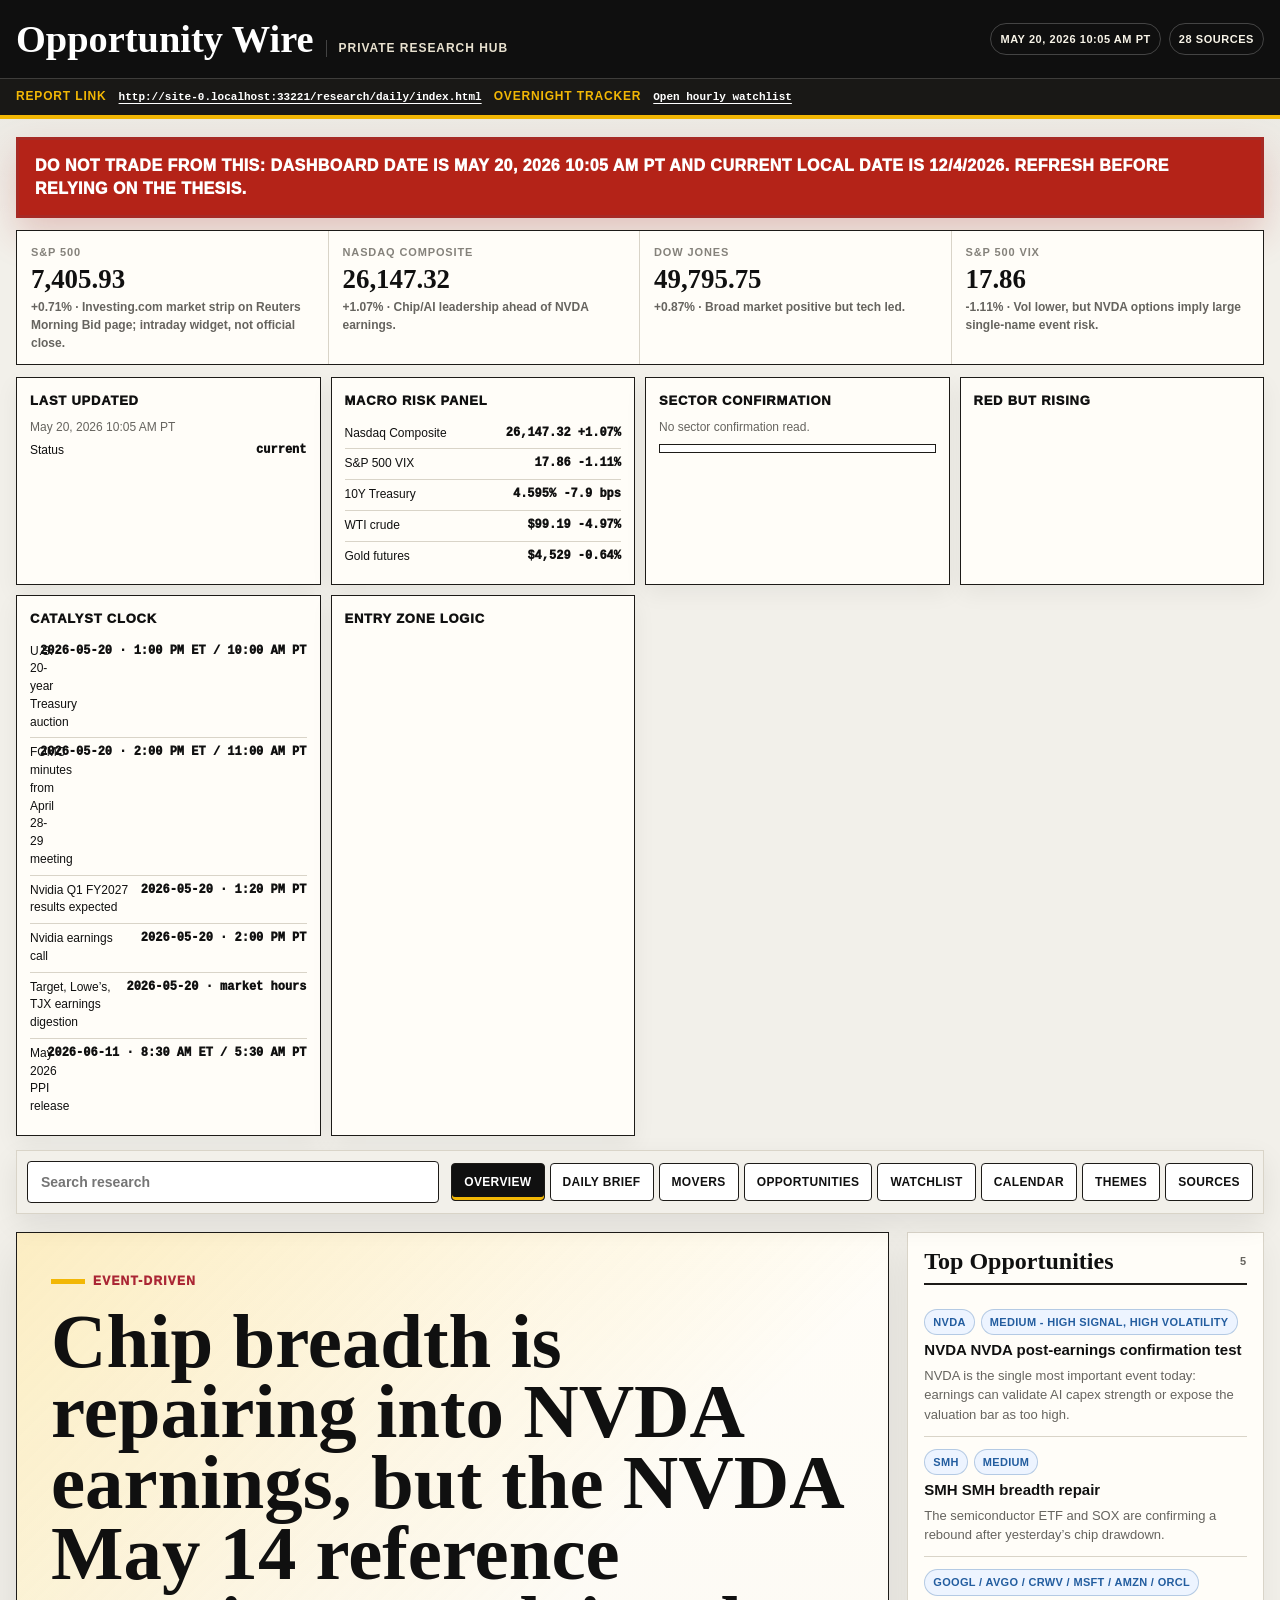
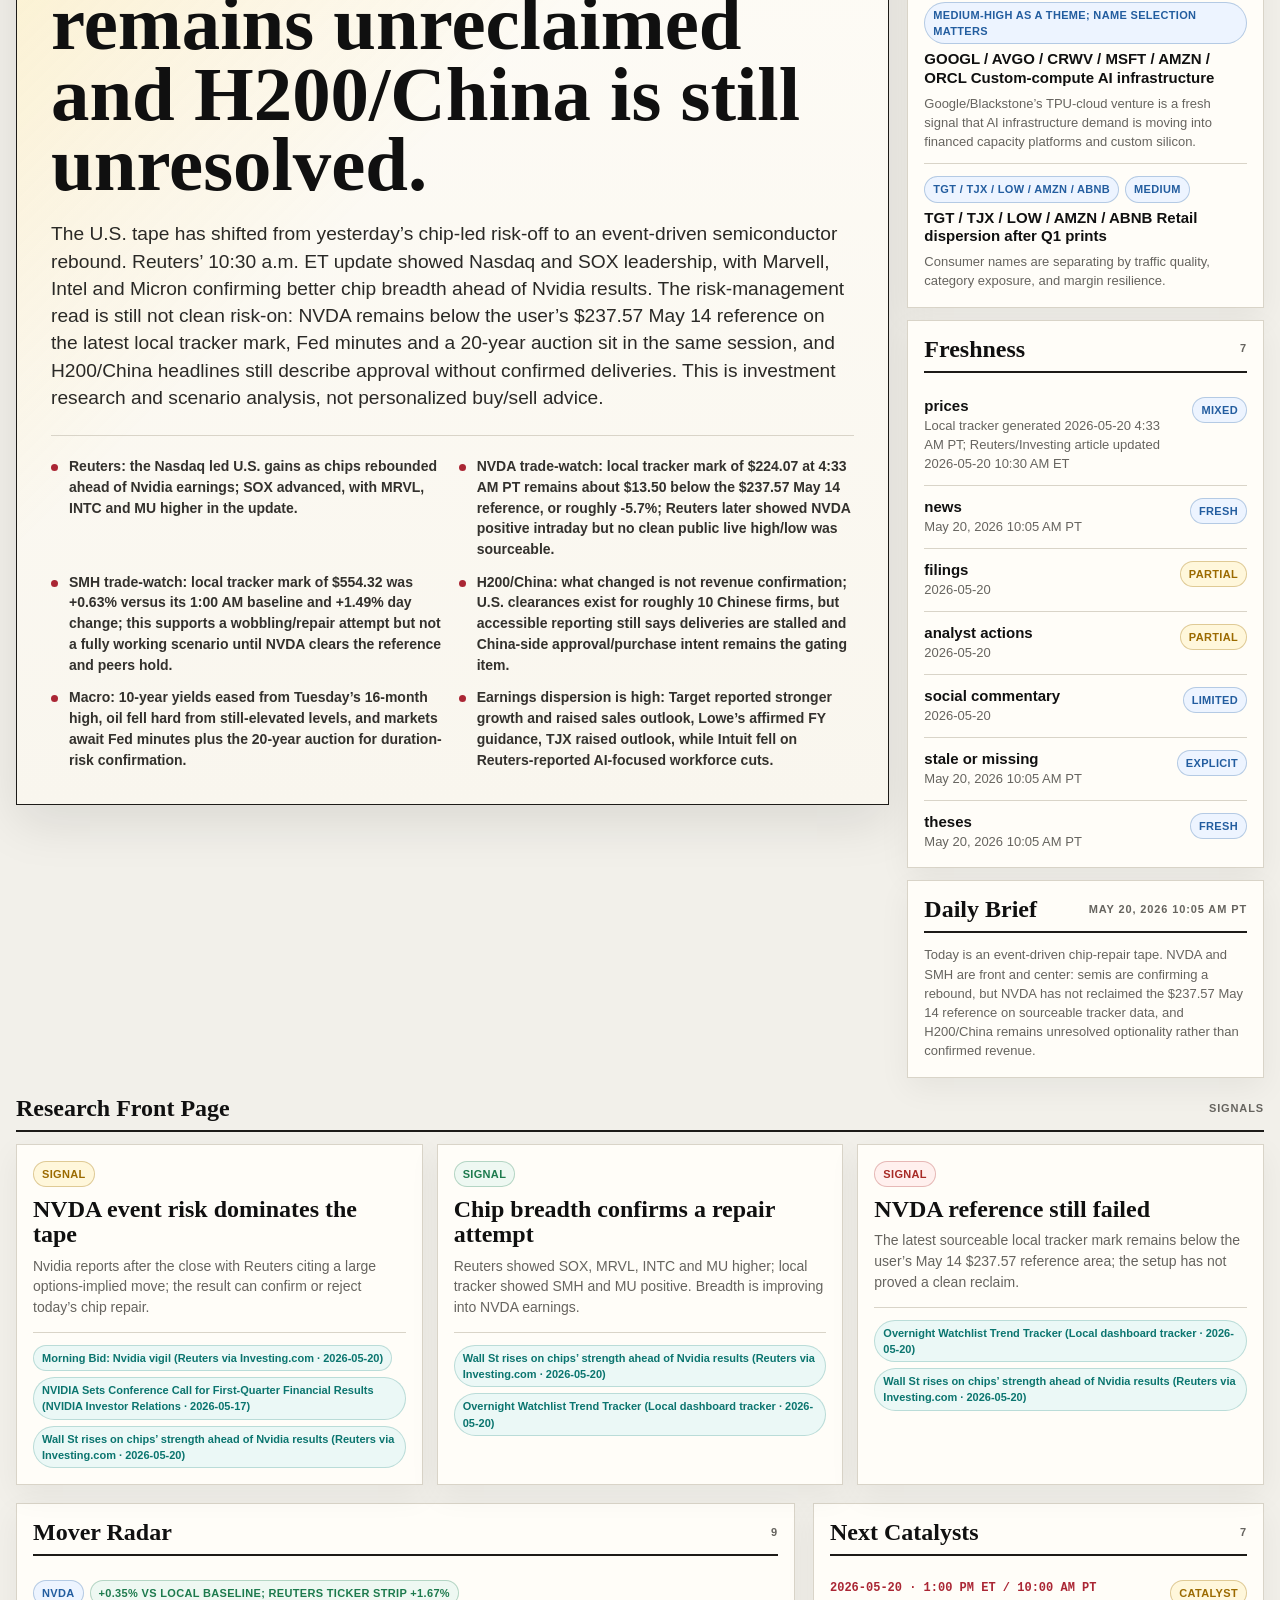
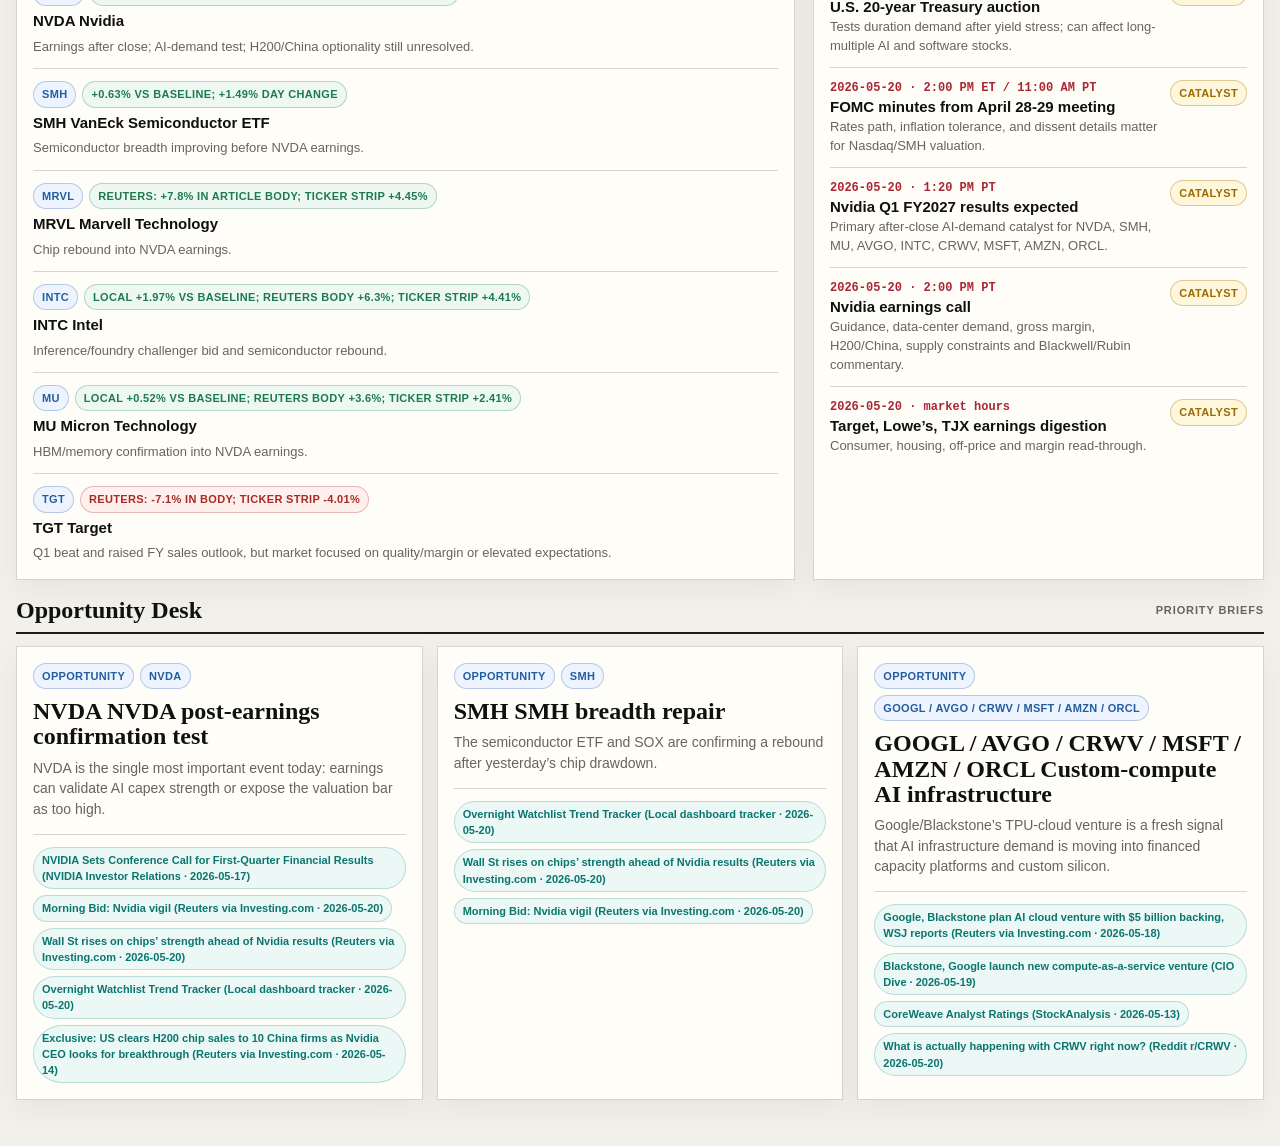
<file: research/daily/index.html>
<!doctype html>
<html lang="en">
<head>
  <meta charset="utf-8">
  <meta name="viewport" content="width=device-width, initial-scale=1">
  <title>Daily Institutional Market Research Dashboard</title>
  <style>
    :root {
      color-scheme: light;
      --paper: #f2f0ea;
      --surface: #fffdf8;
      --ink: #101010;
      --muted: #66645f;
      --soft: #85827b;
      --line: #d9d4c8;
      --line-strong: #1d1b18;
      --accent: #f2b705;
      --accent-2: #aa2634;
      --teal: #0b756f;
      --green: #1d7a4d;
      --red: #a72a25;
      --amber: #9b6a00;
      --blue: #235d9f;
      --shadow: 0 18px 48px rgba(18, 18, 18, 0.10);
      --serif: Georgia, "Times New Roman", ui-serif, serif;
      --sans: Aptos, "Helvetica Neue", Arial, ui-sans-serif, system-ui, sans-serif;
      --mono: "SF Mono", ui-monospace, Menlo, Consolas, monospace;
    }

    * { box-sizing: border-box; }

    body {
      margin: 0;
      background:
        linear-gradient(180deg, rgba(16, 16, 16, 0.055), transparent 220px),
        var(--paper);
      color: var(--ink);
      font-family: var(--sans);
      line-height: 1.48;
    }

    a { color: inherit; text-decoration: none; }
    a:hover { text-decoration: underline; text-decoration-thickness: 1px; text-underline-offset: 3px; }

    .site-top {
      background: #0f0f0f;
      color: #fff;
      border-bottom: 4px solid var(--accent);
    }

    .top-inner {
      width: min(1480px, calc(100vw - 32px));
      margin: 0 auto;
      display: grid;
      grid-template-columns: minmax(0, 1fr) minmax(320px, auto);
      gap: 20px;
      align-items: center;
      min-height: 78px;
    }

    .brand-row {
      display: flex;
      align-items: baseline;
      gap: 12px;
      min-width: 0;
    }

    .brand {
      font-family: var(--serif);
      font-size: clamp(30px, 3vw, 44px);
      font-weight: 900;
      line-height: 0.95;
      letter-spacing: 0;
      white-space: nowrap;
    }

    .edition {
      border-left: 1px solid rgba(255,255,255,0.22);
      padding-left: 12px;
      color: #e8e1cf;
      font-size: 12px;
      font-weight: 800;
      letter-spacing: 0.08em;
      text-transform: uppercase;
    }

    .timestamp {
      display: flex;
      flex-wrap: wrap;
      justify-content: flex-end;
      gap: 8px;
      max-width: 620px;
      font-size: 11px;
      font-weight: 800;
      letter-spacing: 0.05em;
      text-transform: uppercase;
    }

    .timestamp span {
      border: 1px solid rgba(255,255,255,0.22);
      border-radius: 999px;
      padding: 7px 9px;
      color: #f8f4e8;
    }

    .access-strip {
      border-top: 1px solid rgba(255,255,255,0.16);
      background: #191816;
      color: #fff8df;
    }

    .access-inner {
      width: min(1480px, calc(100vw - 32px));
      margin: 0 auto;
      display: flex;
      flex-wrap: wrap;
      gap: 8px 12px;
      align-items: center;
      padding: 9px 0;
      font-size: 12px;
      font-weight: 800;
    }

    .access-label {
      color: var(--accent);
      letter-spacing: 0.07em;
      text-transform: uppercase;
      white-space: nowrap;
    }

    .dashboard-link {
      max-width: 100%;
      overflow-wrap: anywhere;
      font-family: var(--mono);
      font-size: 11px;
      color: #fff;
      text-decoration: underline;
      text-decoration-thickness: 1px;
      text-underline-offset: 3px;
    }

    .shell {
      width: min(1480px, calc(100vw - 32px));
      margin: 0 auto;
      padding: 18px 0 46px;
    }

    .market-strip {
      display: grid;
      grid-template-columns: repeat(4, minmax(0, 1fr));
      border: 1px solid var(--line-strong);
      background: var(--surface);
    }

    .urgent-banner {
      display: none;
      margin: 0 0 12px;
      border: 3px solid var(--red);
      background: #b42318;
      color: #fff;
      padding: 14px 16px;
      font-weight: 950;
      letter-spacing: 0.03em;
      text-transform: uppercase;
      box-shadow: 0 16px 36px rgba(167, 42, 37, 0.22);
    }

    .urgent-banner.show { display: block; }

    .report-controls {
      display: grid;
      grid-template-columns: repeat(4, minmax(0, 1fr));
      gap: 10px;
      margin: 12px 0 14px;
    }

    .control-card {
      min-height: 150px;
      border: 1px solid var(--line-strong);
      background: var(--surface);
      padding: 13px;
      box-shadow: 0 8px 22px rgba(17, 17, 17, 0.055);
    }

    .control-card h3 {
      margin: 0 0 8px;
      font-size: 13px;
      font-weight: 950;
      letter-spacing: 0.06em;
      text-transform: uppercase;
    }

    .control-card p {
      margin: 0;
      color: var(--muted);
      font-size: 12px;
    }

    .metric-row {
      display: grid;
      grid-template-columns: minmax(0, 1fr) auto;
      gap: 8px;
      padding: 6px 0;
      border-top: 1px solid var(--line);
      font-size: 12px;
    }

    .metric-row:first-of-type { border-top: 0; }

    .metric-value {
      font-family: var(--mono);
      font-weight: 950;
      white-space: nowrap;
    }

    .meter {
      height: 9px;
      overflow: hidden;
      border: 1px solid var(--line-strong);
      background: #fff;
      margin: 8px 0;
    }

    .meter-fill {
      height: 100%;
      background: var(--red);
    }

    .meter-fill.positive { background: var(--green); }
    .meter-fill.watch { background: var(--amber); }
    .meter-fill.neutral { background: var(--blue); }

    .quote-tile {
      min-height: 82px;
      padding: 13px 14px 12px;
      border-right: 1px solid var(--line);
    }

    .quote-tile:last-child { border-right: 0; }

    .eyebrow {
      color: var(--soft);
      font-size: 11px;
      font-weight: 900;
      letter-spacing: 0.08em;
      text-transform: uppercase;
    }

    .quote-value {
      margin-top: 6px;
      font-family: var(--serif);
      font-size: clamp(21px, 2.1vw, 31px);
      font-weight: 900;
      line-height: 1;
    }

    .quote-note {
      margin-top: 6px;
      color: var(--muted);
      font-size: 12px;
      font-weight: 750;
    }

    .controls {
      position: sticky;
      top: 0;
      z-index: 10;
      display: grid;
      grid-template-columns: minmax(260px, 1fr) auto;
      gap: 12px;
      align-items: center;
      margin: 14px 0 18px;
      padding: 10px;
      border: 1px solid var(--line);
      background: rgba(242, 240, 234, 0.92);
      backdrop-filter: blur(16px);
      box-shadow: 0 10px 28px rgba(17, 17, 17, 0.08);
    }

    .search {
      width: 100%;
      height: 42px;
      border: 1px solid var(--line-strong);
      border-radius: 4px;
      background: #fff;
      color: var(--ink);
      padding: 0 13px;
      font: 650 14px var(--sans);
      outline: none;
    }

    .search:focus { border-color: var(--accent-2); box-shadow: 0 0 0 3px rgba(170, 38, 52, 0.12); }

    .tabs {
      display: flex;
      flex-wrap: wrap;
      justify-content: flex-end;
      gap: 5px;
    }

    .tab {
      height: 38px;
      border: 1px solid var(--line-strong);
      border-radius: 4px;
      background: #fff;
      color: var(--ink);
      padding: 0 12px;
      font: 850 12px var(--sans);
      letter-spacing: 0.03em;
      text-transform: uppercase;
      cursor: pointer;
    }

    .tab.active {
      background: var(--ink);
      color: #fff;
      box-shadow: inset 0 -3px 0 var(--accent);
    }

    .front-grid {
      display: grid;
      grid-template-columns: minmax(0, 1.42fr) minmax(330px, 0.58fr);
      gap: 18px;
      align-items: start;
    }

    .lead-story {
      min-height: 430px;
      background:
        linear-gradient(135deg, rgba(242, 183, 5, 0.22), transparent 45%),
        linear-gradient(180deg, #fffdf8, #f9f6ee);
      border: 1px solid var(--line-strong);
      box-shadow: var(--shadow);
      padding: clamp(22px, 3vw, 34px);
    }

    .lead-kicker {
      display: inline-flex;
      align-items: center;
      gap: 8px;
      color: var(--accent-2);
      font-size: 12px;
      font-weight: 950;
      letter-spacing: 0.1em;
      text-transform: uppercase;
    }

    .lead-kicker::before {
      content: "";
      width: 34px;
      height: 5px;
      background: var(--accent);
      display: inline-block;
    }

    .lead-title {
      margin: 16px 0 12px;
      max-width: 950px;
      font-family: var(--serif);
      font-size: clamp(38px, 6vw, 78px);
      font-weight: 900;
      line-height: 0.92;
      letter-spacing: 0;
    }

    .lead-summary {
      max-width: 850px;
      color: #2a2926;
      font-size: clamp(17px, 1.5vw, 22px);
      line-height: 1.42;
    }

    .lead-points {
      display: grid;
      grid-template-columns: repeat(2, minmax(0, 1fr));
      gap: 12px;
      margin-top: 24px;
      padding-top: 20px;
      border-top: 1px solid var(--line);
    }

    .lead-point {
      position: relative;
      padding-left: 18px;
      color: #33312d;
      font-size: 14px;
      font-weight: 650;
    }

    .lead-point::before {
      content: "";
      position: absolute;
      left: 0;
      top: 8px;
      width: 7px;
      height: 7px;
      background: var(--accent-2);
      border-radius: 50%;
    }

    .right-rail {
      display: grid;
      gap: 12px;
    }

    .rail-card, .panel, .story-card, .table-wrap {
      background: var(--surface);
      border: 1px solid var(--line);
      box-shadow: 0 10px 30px rgba(17, 17, 17, 0.055);
    }

    .rail-card, .panel { padding: 16px; }

    .section-title {
      display: flex;
      align-items: center;
      justify-content: space-between;
      gap: 12px;
      margin: 0 0 12px;
      padding-bottom: 9px;
      border-bottom: 2px solid var(--line-strong);
      font-family: var(--serif);
      font-size: 24px;
      line-height: 1.05;
    }

    .mini-count {
      font-family: var(--sans);
      color: var(--muted);
      font-size: 11px;
      font-weight: 900;
      letter-spacing: 0.08em;
      text-transform: uppercase;
    }

    .news-list {
      display: grid;
      gap: 0;
    }

    .list-item {
      display: grid;
      gap: 6px;
      padding: 12px 0;
      border-bottom: 1px solid var(--line);
      cursor: pointer;
    }

    .list-item:last-child { border-bottom: 0; padding-bottom: 0; }
    .list-item:hover .item-title { color: var(--accent-2); }

    .item-title {
      margin: 0;
      font-size: 15px;
      font-weight: 900;
      line-height: 1.25;
    }

    .item-desc {
      margin: 0;
      color: var(--muted);
      font-size: 13px;
    }

    .meta-row, .tag-row, .source-row {
      display: flex;
      flex-wrap: wrap;
      gap: 6px;
      align-items: center;
    }

    .pill, .tag, .source {
      display: inline-flex;
      align-items: center;
      min-height: 24px;
      border-radius: 999px;
      padding: 4px 8px;
      font-size: 11px;
      font-weight: 900;
      letter-spacing: 0.03em;
      text-transform: uppercase;
    }

    .pill {
      border: 1px solid var(--line);
      background: #fff;
      color: var(--muted);
    }

    .pill.positive { color: var(--green); border-color: rgba(29, 122, 77, 0.28); background: #eef8f2; }
    .pill.negative { color: var(--red); border-color: rgba(167, 42, 37, 0.28); background: #fff0ee; }
    .pill.watch { color: var(--amber); border-color: rgba(155, 106, 0, 0.32); background: #fff7db; }
    .pill.neutral { color: var(--blue); border-color: rgba(35, 93, 159, 0.28); background: #edf4ff; }

    .tag {
      border: 1px solid var(--line);
      background: #f5f2e9;
      color: #5c5750;
    }

    .source {
      border: 1px solid rgba(11, 117, 111, 0.22);
      background: #ebf8f6;
      color: var(--teal);
      text-transform: none;
      letter-spacing: 0;
    }

    .content-stack {
      display: grid;
      gap: 18px;
      margin-top: 18px;
    }

    .news-grid {
      display: grid;
      grid-template-columns: repeat(3, minmax(0, 1fr));
      gap: 14px;
    }

    .story-card {
      position: relative;
      min-height: 210px;
      padding: 16px;
      cursor: pointer;
      transition: transform 160ms ease, box-shadow 160ms ease, border-color 160ms ease;
    }

    .story-card::before {
      content: "";
      position: absolute;
      inset: 0 auto 0 0;
      width: 4px;
      background: var(--accent);
      opacity: 0;
      transition: opacity 160ms ease;
    }

    .story-card:hover {
      transform: translateY(-2px);
      border-color: var(--line-strong);
      box-shadow: var(--shadow);
    }

    .story-card:hover::before { opacity: 1; }

    .story-card h3 {
      margin: 10px 0 8px;
      font-family: var(--serif);
      font-size: 24px;
      line-height: 1.05;
      letter-spacing: 0;
    }

    .story-card p {
      margin: 0;
      color: var(--muted);
      font-size: 14px;
    }

    .story-footer {
      margin-top: 14px;
      padding-top: 12px;
      border-top: 1px solid var(--line);
    }

    .memo-shell {
      display: grid;
      grid-template-columns: minmax(0, 1.1fr) minmax(320px, 0.55fr);
      gap: 18px;
      align-items: start;
    }

    .memo-article {
      background: var(--surface);
      border: 1px solid var(--line-strong);
      box-shadow: var(--shadow);
      padding: clamp(20px, 3vw, 34px);
    }

    .memo-title {
      margin: 8px 0 10px;
      font-family: var(--serif);
      font-size: clamp(34px, 5vw, 64px);
      line-height: 0.98;
      letter-spacing: 0;
    }

    .memo-summary {
      margin: 0 0 18px;
      color: #2a2926;
      font-size: clamp(17px, 1.5vw, 21px);
      line-height: 1.45;
    }

    .memo-section {
      border-top: 1px solid var(--line);
      padding-top: 16px;
      margin-top: 16px;
    }

    .memo-section h3 {
      margin: 0 0 8px;
      font-family: var(--serif);
      font-size: 25px;
      line-height: 1.05;
    }

    .memo-section p {
      margin: 0;
      color: var(--muted);
    }

    .memo-link {
      display: inline-flex;
      align-items: center;
      min-height: 34px;
      margin-top: 14px;
      border: 1px solid var(--line-strong);
      border-radius: 4px;
      padding: 0 12px;
      background: #111;
      color: #fff;
      font-size: 12px;
      font-weight: 900;
      letter-spacing: 0.04em;
      text-transform: uppercase;
    }

    .two-column {
      display: grid;
      grid-template-columns: minmax(0, 0.95fr) minmax(320px, 0.55fr);
      gap: 18px;
    }

    .freshness-row, .timeline-row {
      display: grid;
      grid-template-columns: 1fr auto;
      gap: 12px;
      align-items: start;
      padding: 12px 0;
      border-bottom: 1px solid var(--line);
    }

    .freshness-row:last-child, .timeline-row:last-child { border-bottom: 0; padding-bottom: 0; }

    .timeline-date {
      color: var(--accent-2);
      font-family: var(--mono);
      font-size: 12px;
      font-weight: 900;
    }

    .table-wrap {
      overflow: auto;
      border-color: var(--line-strong);
    }

    table {
      width: 100%;
      min-width: 920px;
      border-collapse: collapse;
      background: var(--surface);
    }

    th, td {
      padding: 13px 14px;
      border-bottom: 1px solid var(--line);
      text-align: left;
      vertical-align: top;
    }

    th {
      background: #111;
      color: #fff;
      font-size: 11px;
      font-weight: 900;
      letter-spacing: 0.07em;
      text-transform: uppercase;
      position: sticky;
      top: 0;
    }

    tbody tr { cursor: pointer; }
    tbody tr:hover { background: #fff7df; }
    tr:last-child td { border-bottom: 0; }

    .ticker {
      font-family: var(--mono);
      font-weight: 950;
      letter-spacing: 0.02em;
    }

    .move {
      font-family: var(--serif);
      font-size: 23px;
      font-weight: 900;
      white-space: nowrap;
    }

    .split {
      display: grid;
      grid-template-columns: 1fr 1fr;
      gap: 12px;
      margin-top: 12px;
    }

    .mini {
      background: #f8f5ec;
      border: 1px solid var(--line);
      padding: 12px;
    }

    .mini strong {
      display: block;
      margin-bottom: 7px;
      color: var(--ink);
    }

    ul.clean {
      margin: 8px 0 0;
      padding-left: 18px;
    }

    .empty {
      padding: 28px;
      border: 1px dashed var(--line);
      color: var(--muted);
      background: rgba(255, 255, 255, 0.5);
      text-align: center;
    }

    .reader-overlay {
      position: fixed;
      inset: 0;
      z-index: 30;
      display: none;
      background: rgba(13, 13, 13, 0.56);
      padding: 24px;
      overflow: auto;
    }

    .reader-overlay.open {
      display: block;
    }

    .reader-panel {
      width: min(980px, 100%);
      margin: 0 auto;
      background: var(--surface);
      border: 1px solid var(--line-strong);
      box-shadow: 0 30px 100px rgba(0,0,0,0.34);
    }

    .reader-header {
      display: grid;
      grid-template-columns: 1fr auto;
      gap: 16px;
      align-items: start;
      padding: 22px;
      border-bottom: 4px solid var(--accent);
      background: #111;
      color: #fff;
    }

    .reader-header h2 {
      margin: 8px 0 0;
      font-family: var(--serif);
      font-size: clamp(30px, 5vw, 56px);
      line-height: 0.98;
      letter-spacing: 0;
    }

    .close-reader {
      width: 38px;
      height: 38px;
      border: 1px solid rgba(255,255,255,0.35);
      background: transparent;
      color: #fff;
      font-size: 24px;
      cursor: pointer;
    }

    .reader-body {
      padding: 22px;
      display: grid;
      gap: 16px;
    }

    .reader-lede {
      color: #292824;
      font-size: 18px;
      line-height: 1.55;
    }

    .reader-section {
      border-top: 1px solid var(--line);
      padding-top: 14px;
    }

    .reader-section h3 {
      margin: 0 0 8px;
      font-size: 13px;
      font-weight: 950;
      letter-spacing: 0.08em;
      text-transform: uppercase;
    }

    body.modal-open { overflow: hidden; }

    @media (max-width: 1100px) {
      .front-grid, .memo-shell, .two-column { grid-template-columns: 1fr; }
      .news-grid { grid-template-columns: repeat(2, minmax(0, 1fr)); }
      .report-controls { grid-template-columns: repeat(2, minmax(0, 1fr)); }
      .market-strip { grid-template-columns: repeat(2, minmax(0, 1fr)); }
      .quote-tile:nth-child(2) { border-right: 0; }
      .quote-tile:nth-child(-n+2) { border-bottom: 1px solid var(--line); }
    }

    @media (max-width: 760px) {
      .top-inner, .controls { grid-template-columns: 1fr; }
      .timestamp, .tabs { justify-content: flex-start; }
      .brand { white-space: normal; }
      .edition { display: none; }
      .report-controls { grid-template-columns: 1fr; }
      .lead-points, .news-grid, .market-strip, .split { grid-template-columns: 1fr; }
      .quote-tile { border-right: 0; border-bottom: 1px solid var(--line); }
      .quote-tile:last-child { border-bottom: 0; }
      .shell, .top-inner, .access-inner { width: min(100vw - 20px, 720px); }
      .reader-overlay { padding: 10px; }
      .reader-header, .reader-body { padding: 16px; }
    }
  </style>
</head>
<body>
  <script id="dashboard-data" type="application/json">{
  "title": "Daily Institutional Market Research Dashboard",
  "generated_at": "2026-05-20T10:05:56-07:00",
  "as_of": "May 20, 2026 10:05 AM PT",
  "market_read": {
    "stance": "event-driven",
    "headline": "Chip breadth is repairing into NVDA earnings, but the NVDA May 14 reference remains unreclaimed and H200/China is still unresolved.",
    "summary": "The U.S. tape has shifted from yesterday’s chip-led risk-off to an event-driven semiconductor rebound. Reuters’ 10:30 a.m. ET update showed Nasdaq and SOX leadership, with Marvell, Intel and Micron confirming better chip breadth ahead of Nvidia results. The risk-management read is still not clean risk-on: NVDA remains below the user’s $237.57 May 14 reference on the latest local tracker mark, Fed minutes and a 20-year auction sit in the same session, and H200/China headlines still describe approval without confirmed deliveries. This is investment research and scenario analysis, not personalized buy/sell advice.",
    "key_points": [
      "Reuters: the Nasdaq led U.S. gains as chips rebounded ahead of Nvidia earnings; SOX advanced, with MRVL, INTC and MU higher in the update.",
      "NVDA trade-watch: local tracker mark of $224.07 at 4:33 AM PT remains about $13.50 below the $237.57 May 14 reference, or roughly -5.7%; Reuters later showed NVDA positive intraday but no clean public live high/low was sourceable.",
      "SMH trade-watch: local tracker mark of $554.32 was +0.63% versus its 1:00 AM baseline and +1.49% day change; this supports a wobbling/repair attempt but not a fully working scenario until NVDA clears the reference and peers hold.",
      "H200/China: what changed is not revenue confirmation; U.S. clearances exist for roughly 10 Chinese firms, but accessible reporting still says deliveries are stalled and China-side approval/purchase intent remains the gating item.",
      "Macro: 10-year yields eased from Tuesday’s 16-month high, oil fell hard from still-elevated levels, and markets await Fed minutes plus the 20-year auction for duration-risk confirmation.",
      "Earnings dispersion is high: Target reported stronger growth and raised sales outlook, Lowe’s affirmed FY guidance, TJX raised outlook, while Intuit fell on Reuters-reported AI-focused workforce cuts.",
      "AI infrastructure is broadening beyond GPU beta: Google/Blackstone TPU-cloud headlines validate custom compute and could pressure pure-play neocloud multiples such as CRWV while benefiting GOOGL/BX/Broadcom-style ecosystems."
    ],
    "nvda_trade_watch": {
      "position_reference": "User May 14 reference area near $237.57.",
      "current_premarket_price": "Local overnight tracker: NVDA $224.07 at 2026-05-20 4:33 AM PT. Reuters later showed NVDA positive intraday, but the current consolidated live price and premarket high/low were not sourceable from accessible public pages.",
      "entry_area_status": "Failed to reclaim on sourceable tracker data. $224.07 is $13.50 below $237.57, roughly -5.7%.",
      "overnight_high_low": "Not reliably sourceable. The local tracker captures point-in-time marks, not official premarket high/low ranges.",
      "h200_china_change": "No verified shipment inflection. The Reuters/secondary-source mosaic still says approvals exist, but delivery/purchase execution is blocked or unconfirmed on the China side.",
      "peer_confirmation": "Improving: Reuters showed MRVL, INTC, MU and SOX higher; local tracker showed SMH and MU positive. Confirmation is still event-dependent because NVDA earnings can reset the whole group after the close.",
      "scenario_read": "Wobbling upward, not fully working. The setup upgrades only if NVDA reclaims and holds the $237-$238 area with SMH/SOX and memory/networking confirmation after earnings.",
      "risk_management_note": "No buy/sell instruction. Treat this as thesis-integrity work: define event-risk tolerance, monitor the failed reference area, require peer confirmation, and mark H200 as optionality until deliveries or guidance are verified."
    },
    "research_frame": "Investment research and scenario analysis for learning and decision support; not personalized financial advice."
  },
  "daily_memo": {
    "title": "Daily Investment Research Memo - May 20, 2026",
    "as_of": "May 20, 2026 10:05 AM PT",
    "summary": "Today is an event-driven chip-repair tape. NVDA and SMH are front and center: semis are confirming a rebound, but NVDA has not reclaimed the $237.57 May 14 reference on sourceable tracker data, and H200/China remains unresolved optionality rather than confirmed revenue.",
    "doc_url": "",
    "sections": [
      {
        "heading": "Banker read",
        "tone": "macro",
        "body": "The market is trying to repair yesterday’s chip-led weakness before Nvidia earnings, but the day still hinges on duration risk and the post-close AI demand signal. Falling oil and lower yields help, while the Fed minutes and 20-year auction can reprice the rates path before or after the chip event.",
        "bullets": [
          "Reuters’ intraday update showed U.S. indexes higher and the semiconductor index up meaningfully.",
          "Fed minutes are due today after a split April 29 hold at a 3.50%-3.75% target range.",
          "April CPI and PPI remain hot enough that lower oil/yields need confirmation, not one-session extrapolation."
        ],
        "sources": [
          {
            "title": "Wall St rises on chips’ strength ahead of Nvidia results",
            "url": "https://www.investing.com/news/stock-market-news/us-stock-futures-climb-as-chip-stocks-rebound-ahead-of-nvidia-results-4700711",
            "publisher": "Reuters via Investing.com",
            "date": "2026-05-20",
            "note": "Intraday market update: chip rebound, SOX, NVDA, MRVL, INTC, MU, Target/Lowe/TJX, rates and Fed minutes."
          },
          {
            "title": "Morning Bid: Nvidia vigil",
            "url": "https://ca.investing.com/news/commodities-news/morning-bid-nvidia-vigil-4650599",
            "publisher": "Reuters via Investing.com",
            "date": "2026-05-20",
            "note": "Global setup: NVDA options-implied move, Asia/Europe weakness, 20-year auction, Fed minutes, oil/geopolitics."
          },
          {
            "title": "Federal Reserve issues FOMC statement",
            "url": "https://www.federalreserve.gov/newsevents/pressreleases/monetary20260429a.htm",
            "publisher": "Federal Reserve",
            "date": "2026-04-29",
            "note": "Primary source: FOMC maintained target range at 3.50%-3.75%."
          },
          {
            "title": "Consumer Price Index News Release - April 2026",
            "url": "https://www.bls.gov/news.release/archives/cpi_05122026.htm",
            "publisher": "U.S. Bureau of Labor Statistics",
            "date": "2026-05-12",
            "note": "Primary source: CPI +3.8% year over year in April."
          },
          {
            "title": "Producer Price Index News Release - April 2026",
            "url": "https://www.bls.gov/news.release/archives/ppi_05132026.htm",
            "publisher": "U.S. Bureau of Labor Statistics",
            "date": "2026-05-13",
            "note": "Primary source: PPI final demand +6.0% year over year in April."
          }
        ]
      },
      {
        "heading": "NVDA and SMH trade-watch",
        "tone": "risk",
        "body": "NVDA is the swing factor. The local tracker mark of $224.07 remains below the $237.57 reference, while Reuters’ later chip update shows improving peer breadth. SMH is supportive but not decisive: the setup is wobbling upward, not fully working, until NVDA reclaims the reference and the group holds after earnings.",
        "bullets": [
          "NVDA tracker mark: $224.07 at 4:33 AM PT; about -5.7% versus $237.57.",
          "SMH tracker mark: $554.32 at 4:33 AM PT; +0.63% versus baseline and +1.49% day change.",
          "Reliable official premarket high/low was not available from accessible public sources.",
          "Reuters showed positive chip confirmation from MRVL, INTC, MU and SOX."
        ],
        "sources": [
          {
            "title": "Overnight Watchlist Trend Tracker",
            "url": "file:///Users/leahrading/Desktop/Codex%20Projects/Investing%20Project/dashboard/data/overnight_watchlist.json",
            "publisher": "Local dashboard tracker",
            "date": "2026-05-20",
            "note": "Local quote capture generated 4:33 AM PT; useful for scenario monitoring but not a consolidated live market feed."
          },
          {
            "title": "Wall St rises on chips’ strength ahead of Nvidia results",
            "url": "https://www.investing.com/news/stock-market-news/us-stock-futures-climb-as-chip-stocks-rebound-ahead-of-nvidia-results-4700711",
            "publisher": "Reuters via Investing.com",
            "date": "2026-05-20",
            "note": "Intraday market update: chip rebound, SOX, NVDA, MRVL, INTC, MU, Target/Lowe/TJX, rates and Fed minutes."
          },
          {
            "title": "NVIDIA Sets Conference Call for First-Quarter Financial Results",
            "url": "https://nvidianews.nvidia.com/_gallery/download_pdf/69f271ca3d6332198c9914bb/",
            "publisher": "NVIDIA Investor Relations",
            "date": "2026-05-17",
            "note": "Primary source: fiscal Q1 FY2027 results at about 1:20 p.m. PT and call at 2 p.m. PT on May 20."
          },
          {
            "title": "Nvidia reports after the bell tonight with options showing elevated volatility. What are you watching for?",
            "url": "https://www.reddit.com/r/TradingPlaybook/comments/1ti5xe6/nvidia_reports_after_the_bell_tonight_with/",
            "publisher": "Reddit r/TradingPlaybook",
            "date": "2026-05-20",
            "note": "Retail/social thread framing NVDA earnings as volatility event; sentiment source only, not a factual primary source."
          }
        ]
      },
      {
        "heading": "H200 and export-control mosaic",
        "tone": "watch",
        "body": "The H200/China story remains a paper-approval-versus-execution debate. The bullish mechanism is restored China revenue optionality; the bear case is that Chinese authorities and buyers continue to favor domestic chips or resist U.S. inspection/fee terms. The dashboard should not treat H200 as booked revenue until shipments or company guidance confirm it.",
        "bullets": [
          "Reuters reported U.S. clearances for roughly 10 Chinese firms but no deliveries as of May 14.",
          "Follow-on reporting still points to China-side blockage or hesitation.",
          "A clear NVDA earnings comment on shipments, purchase orders, or revenue timing would change the view."
        ],
        "sources": [
          {
            "title": "Exclusive: US clears H200 chip sales to 10 China firms as Nvidia CEO looks for breakthrough",
            "url": "https://m.investing.com/news/stock-market-news/exclusiveus-clears-h200-chip-sales-to-10-china-firms-as-nvidia-ceo-looks-breakthrough-4687123?ampMode=1",
            "publisher": "Reuters via Investing.com",
            "date": "2026-05-14",
            "note": "U.S. cleared roughly 10 Chinese firms to buy H200, but no deliveries had been made."
          },
          {
            "title": "US Approves Nvidia H200 Sales to China, But Shipments Remain Stalled",
            "url": "https://www.techrepublic.com/article/news-nvidia-h200-ai-chip-sales-china-stalled/",
            "publisher": "TechRepublic",
            "date": "2026-05-15",
            "note": "Summarizes Reuters H200 approval and China-side clearance/shipment friction."
          },
          {
            "title": "Trump says China is blocking Nvidia H200 purchases despite US approval",
            "url": "https://www.tomshardware.com/tech-industry/trump-says-china-is-blocking-h200-purchases",
            "publisher": "Tom's Hardware",
            "date": "2026-05-15",
            "note": "Reports Trump comments that Beijing is not approving purchases and wants domestic chips."
          }
        ]
      },
      {
        "heading": "AI and chips",
        "tone": "ai",
        "body": "Chip leadership is broadening today, but the infrastructure debate is no longer only Nvidia. Google/Blackstone’s TPU cloud plan validates demand for compute capacity and custom silicon while raising competitive questions for CRWV, ORCL, MSFT, AMZN and AVGO-style infrastructure exposure.",
        "bullets": [
          "Reuters: MRVL, INTC, MU and SOX advanced with NVDA earnings pending.",
          "Google/Blackstone TPU cloud is a direct signal that capital wants AI compute infrastructure with custom-chip economics.",
          "CoreWeave remains high beta: analyst support exists, but Reddit/social chatter reflects confusion around capex, competition and price action."
        ],
        "sources": [
          {
            "title": "Wall St rises on chips’ strength ahead of Nvidia results",
            "url": "https://www.investing.com/news/stock-market-news/us-stock-futures-climb-as-chip-stocks-rebound-ahead-of-nvidia-results-4700711",
            "publisher": "Reuters via Investing.com",
            "date": "2026-05-20",
            "note": "Intraday market update: chip rebound, SOX, NVDA, MRVL, INTC, MU, Target/Lowe/TJX, rates and Fed minutes."
          },
          {
            "title": "Google, Blackstone plan AI cloud venture with $5 billion backing, WSJ reports",
            "url": "https://www.investing.com/news/stock-market-news/google-blackstone-to-create-new-ai-cloud-company-wsj-reports-4697320",
            "publisher": "Reuters via Investing.com",
            "date": "2026-05-18",
            "note": "Google and Blackstone planning an AI cloud company using Google specialized chips."
          },
          {
            "title": "Blackstone, Google launch new compute-as-a-service venture",
            "url": "https://www.ciodive.com/news/blackstone-google-launch-joint-venture/820653/",
            "publisher": "CIO Dive",
            "date": "2026-05-19",
            "note": "Adds context: venture answers enterprise cloud infrastructure demand and follows Google/Broadcom/Anthropic TPU capacity agreement."
          },
          {
            "title": "CoreWeave Analyst Ratings",
            "url": "https://stockanalysis.com/stocks/crwv/ratings/",
            "publisher": "StockAnalysis",
            "date": "2026-05-13",
            "note": "Analyst-action table: Jefferies and Citi maintained strong-buy ratings and lifted CoreWeave targets in early May."
          },
          {
            "title": "What is actually happening with CRWV right now?",
            "url": "https://www.reddit.com/r/CRWV/comments/1tgpohd/what_is_actually_happening_with_crwv_right_now/",
            "publisher": "Reddit r/CRWV",
            "date": "2026-05-20",
            "note": "Retail confusion about CoreWeave price action versus AI deals; sentiment source only."
          }
        ]
      },
      {
        "heading": "Earnings, filings, analyst actions",
        "tone": "watch",
        "body": "Single-name dispersion is high. Target’s fundamentals looked stronger than the stock reaction, Lowe’s showed stable but not exciting housing exposure, TJX remains the cleanest off-price retail winner, and Intuit’s AI-focused restructuring is a software-margin/productivity signal but also a labor/culture risk.",
        "bullets": [
          "Target: Q1 net sales +6.7%, comps +5.6%, FY sales growth outlook raised around 4%; Reuters still showed shares lower intraday.",
          "Lowe’s: Q1 sales $23.1B, comps +0.6%, adjusted EPS $3.03, FY outlook affirmed.",
          "TJX: beat and raised comparable-sales/profit outlook; Reuters update showed the stock among strong gainers.",
          "Morgan Stanley’s NVDA target raise to $285 is constructive Street support, but price/reference confirmation still matters more today."
        ],
        "sources": [
          {
            "title": "Target Corporation Reports First Quarter Earnings",
            "url": "https://corporate.target.com/press/release/2026/05/target-corporation-reports-first-quarter-earnings",
            "publisher": "Target Investor Relations",
            "date": "2026-05-20",
            "note": "Primary source: Q1 net sales +6.7%, comps +5.6%, FY sales growth outlook raised around 4%."
          },
          {
            "title": "Lowe's Reports First Quarter 2026 Sales and Earnings Results",
            "url": "https://corporate.lowes.com/newsroom/press-releases/lowes-reports-first-quarter-2026-sales-and-earnings-results-05-20-26",
            "publisher": "Lowe's Investor Relations",
            "date": "2026-05-20",
            "note": "Primary source: Q1 sales $23.1B, comps +0.6%, adjusted EPS $3.03, FY2026 outlook affirmed."
          },
          {
            "title": "TJX shares jump on strong earnings beat and raised outlook",
            "url": "https://www.investing.com/news/earnings/tjx-shares-jump-on-strong-earnings-beat-and-raised-outlook-4701124",
            "publisher": "Investing.com",
            "date": "2026-05-20",
            "note": "Reports Q1 beat and raised FY comparable-sales/profit guidance."
          },
          {
            "title": "Exclusive: Intuit to cut 17% of global jobs to streamline operations, memo shows",
            "url": "https://m.investing.com/news/stock-market-news/exclusiveintuit-to-cut-17-of-global-jobs-to-streamline-operations-memo-shows-4701442?ampMode=1",
            "publisher": "Reuters via Investing.com",
            "date": "2026-05-20",
            "note": "Intuit to cut about 3,000 jobs, or roughly 17% of workforce, to streamline and focus on AI."
          },
          {
            "title": "NVIDIA - Analysts’ Recommendations and Stock Price Forecast",
            "url": "https://www.marketbeat.com/stocks/NASDAQ/NVDA/forecast/",
            "publisher": "MarketBeat",
            "date": "2026-05-19",
            "note": "Morgan Stanley raised Nvidia target to $285 from $260 and maintained Overweight on May 18, per Benzinga/MarketBeat."
          }
        ]
      },
      {
        "heading": "IPO and market structure",
        "tone": "opportunity",
        "body": "The IPO window is becoming a real 2026 market-structure theme, led by AI and space names. SpaceX/OpenAI/Anthropic speculation and Cerebras validation can support AI-adjacent risk appetite, while tokenized-stock exemption headlines may keep CRCL and crypto-market-structure names in play.",
        "bullets": [
          "Kiplinger cited 93 IPO filings year-to-date through May 13 and proceeds up 86% year over year.",
          "IG framed SpaceX, OpenAI and Anthropic as potentially massive listings if market conditions hold.",
          "Tokenized-stock exemption reporting is lower-confidence but relevant for CRCL and market-structure sentiment."
        ],
        "sources": [
          {
            "title": "Hot Upcoming IPOs to Watch",
            "url": "https://www.kiplinger.com/investing/stocks/upcoming-ipos",
            "publisher": "Kiplinger",
            "date": "2026-05-13",
            "note": "IPO window context: 93 IPOs filed YTD through May 13, proceeds up 86% YoY, SpaceX/Anthropic/OpenAI in focus."
          },
          {
            "title": "SpaceX, OpenAI, Anthropic: upcoming IPOs to watch in 2026",
            "url": "https://www.ig.com/en/news-and-trade-ideas/spacex-openai-anthropic-2026-ipo-deals-260520",
            "publisher": "IG International",
            "date": "2026-05-20",
            "note": "Mega-IPO scenario analysis for SpaceX, OpenAI, and Anthropic and potential fundraising scale."
          },
          {
            "title": "SEC to make innovation exemption for tokenized stock trading: Report",
            "url": "https://cointelegraph.com/news/sec-to-make-innovation-exemption-for-tokenized-stock-trading-report/",
            "publisher": "Cointelegraph",
            "date": "2026-05-19",
            "note": "Reports SEC innovation exemption discussions for tokenized stock trading; lower-confidence policy/microstructure catalyst."
          }
        ]
      }
    ],
    "recommendations": [
      {
        "label": "Keep NVDA/SMH in scenario mode",
        "tone": "risk",
        "summary": "Require NVDA reclaim of $237-$238 plus SMH/SOX breadth after earnings before calling the setup repaired.",
        "tickers": [
          "NVDA",
          "SMH",
          "MU",
          "INTC",
          "AVGO"
        ],
        "sources": [
          {
            "title": "Overnight Watchlist Trend Tracker",
            "url": "file:///Users/leahrading/Desktop/Codex%20Projects/Investing%20Project/dashboard/data/overnight_watchlist.json",
            "publisher": "Local dashboard tracker",
            "date": "2026-05-20",
            "note": "Local quote capture generated 4:33 AM PT; useful for scenario monitoring but not a consolidated live market feed."
          },
          {
            "title": "Wall St rises on chips’ strength ahead of Nvidia results",
            "url": "https://www.investing.com/news/stock-market-news/us-stock-futures-climb-as-chip-stocks-rebound-ahead-of-nvidia-results-4700711",
            "publisher": "Reuters via Investing.com",
            "date": "2026-05-20",
            "note": "Intraday market update: chip rebound, SOX, NVDA, MRVL, INTC, MU, Target/Lowe/TJX, rates and Fed minutes."
          },
          {
            "title": "NVIDIA Sets Conference Call for First-Quarter Financial Results",
            "url": "https://nvidianews.nvidia.com/_gallery/download_pdf/69f271ca3d6332198c9914bb/",
            "publisher": "NVIDIA Investor Relations",
            "date": "2026-05-17",
            "note": "Primary source: fiscal Q1 FY2027 results at about 1:20 p.m. PT and call at 2 p.m. PT on May 20."
          }
        ]
      },
      {
        "label": "Separate AI infrastructure winners by constraint",
        "tone": "ai",
        "summary": "Track GPU, TPU, networking, memory, cloud-capacity and power bottlenecks separately rather than treating all AI beta alike.",
        "tickers": [
          "NVDA",
          "GOOGL",
          "AVGO",
          "MU",
          "CRWV",
          "MSFT",
          "AMZN",
          "ORCL"
        ],
        "sources": [
          {
            "title": "Google, Blackstone plan AI cloud venture with $5 billion backing, WSJ reports",
            "url": "https://www.investing.com/news/stock-market-news/google-blackstone-to-create-new-ai-cloud-company-wsj-reports-4697320",
            "publisher": "Reuters via Investing.com",
            "date": "2026-05-18",
            "note": "Google and Blackstone planning an AI cloud company using Google specialized chips."
          },
          {
            "title": "Blackstone, Google launch new compute-as-a-service venture",
            "url": "https://www.ciodive.com/news/blackstone-google-launch-joint-venture/820653/",
            "publisher": "CIO Dive",
            "date": "2026-05-19",
            "note": "Adds context: venture answers enterprise cloud infrastructure demand and follows Google/Broadcom/Anthropic TPU capacity agreement."
          },
          {
            "title": "Wall St rises on chips’ strength ahead of Nvidia results",
            "url": "https://www.investing.com/news/stock-market-news/us-stock-futures-climb-as-chip-stocks-rebound-ahead-of-nvidia-results-4700711",
            "publisher": "Reuters via Investing.com",
            "date": "2026-05-20",
            "note": "Intraday market update: chip rebound, SOX, NVDA, MRVL, INTC, MU, Target/Lowe/TJX, rates and Fed minutes."
          }
        ]
      },
      {
        "label": "Watch retail dispersion for consumer signal",
        "tone": "watch",
        "summary": "Target, Lowe’s and TJX show different reads on traffic, housing and value-seeking demand.",
        "tickers": [
          "TGT",
          "LOW",
          "TJX",
          "ABNB",
          "AMZN"
        ],
        "sources": [
          {
            "title": "Target Corporation Reports First Quarter Earnings",
            "url": "https://corporate.target.com/press/release/2026/05/target-corporation-reports-first-quarter-earnings",
            "publisher": "Target Investor Relations",
            "date": "2026-05-20",
            "note": "Primary source: Q1 net sales +6.7%, comps +5.6%, FY sales growth outlook raised around 4%."
          },
          {
            "title": "Lowe's Reports First Quarter 2026 Sales and Earnings Results",
            "url": "https://corporate.lowes.com/newsroom/press-releases/lowes-reports-first-quarter-2026-sales-and-earnings-results-05-20-26",
            "publisher": "Lowe's Investor Relations",
            "date": "2026-05-20",
            "note": "Primary source: Q1 sales $23.1B, comps +0.6%, adjusted EPS $3.03, FY2026 outlook affirmed."
          },
          {
            "title": "TJX shares jump on strong earnings beat and raised outlook",
            "url": "https://www.investing.com/news/earnings/tjx-shares-jump-on-strong-earnings-beat-and-raised-outlook-4701124",
            "publisher": "Investing.com",
            "date": "2026-05-20",
            "note": "Reports Q1 beat and raised FY comparable-sales/profit guidance."
          }
        ]
      },
      {
        "label": "Treat tokenized-stock headlines as watchlist fuel",
        "tone": "opportunity",
        "summary": "CRCL can react to policy/microstructure headlines, but exemption details remain unverified.",
        "tickers": [
          "CRCL"
        ],
        "sources": [
          {
            "title": "SEC to make innovation exemption for tokenized stock trading: Report",
            "url": "https://cointelegraph.com/news/sec-to-make-innovation-exemption-for-tokenized-stock-trading-report/",
            "publisher": "Cointelegraph",
            "date": "2026-05-19",
            "note": "Reports SEC innovation exemption discussions for tokenized stock trading; lower-confidence policy/microstructure catalyst."
          }
        ]
      }
    ],
    "sources": [
      {
        "title": "Wall St rises on chips’ strength ahead of Nvidia results",
        "url": "https://www.investing.com/news/stock-market-news/us-stock-futures-climb-as-chip-stocks-rebound-ahead-of-nvidia-results-4700711",
        "publisher": "Reuters via Investing.com",
        "date": "2026-05-20",
        "note": "Intraday market update: chip rebound, SOX, NVDA, MRVL, INTC, MU, Target/Lowe/TJX, rates and Fed minutes."
      },
      {
        "title": "Morning Bid: Nvidia vigil",
        "url": "https://ca.investing.com/news/commodities-news/morning-bid-nvidia-vigil-4650599",
        "publisher": "Reuters via Investing.com",
        "date": "2026-05-20",
        "note": "Global setup: NVDA options-implied move, Asia/Europe weakness, 20-year auction, Fed minutes, oil/geopolitics."
      },
      {
        "title": "NVIDIA Sets Conference Call for First-Quarter Financial Results",
        "url": "https://nvidianews.nvidia.com/_gallery/download_pdf/69f271ca3d6332198c9914bb/",
        "publisher": "NVIDIA Investor Relations",
        "date": "2026-05-17",
        "note": "Primary source: fiscal Q1 FY2027 results at about 1:20 p.m. PT and call at 2 p.m. PT on May 20."
      },
      {
        "title": "Overnight Watchlist Trend Tracker",
        "url": "file:///Users/leahrading/Desktop/Codex%20Projects/Investing%20Project/dashboard/data/overnight_watchlist.json",
        "publisher": "Local dashboard tracker",
        "date": "2026-05-20",
        "note": "Local quote capture generated 4:33 AM PT; useful for scenario monitoring but not a consolidated live market feed."
      },
      {
        "title": "Exclusive: US clears H200 chip sales to 10 China firms as Nvidia CEO looks for breakthrough",
        "url": "https://m.investing.com/news/stock-market-news/exclusiveus-clears-h200-chip-sales-to-10-china-firms-as-nvidia-ceo-looks-breakthrough-4687123?ampMode=1",
        "publisher": "Reuters via Investing.com",
        "date": "2026-05-14",
        "note": "U.S. cleared roughly 10 Chinese firms to buy H200, but no deliveries had been made."
      },
      {
        "title": "US Approves Nvidia H200 Sales to China, But Shipments Remain Stalled",
        "url": "https://www.techrepublic.com/article/news-nvidia-h200-ai-chip-sales-china-stalled/",
        "publisher": "TechRepublic",
        "date": "2026-05-15",
        "note": "Summarizes Reuters H200 approval and China-side clearance/shipment friction."
      },
      {
        "title": "Trump says China is blocking Nvidia H200 purchases despite US approval",
        "url": "https://www.tomshardware.com/tech-industry/trump-says-china-is-blocking-h200-purchases",
        "publisher": "Tom's Hardware",
        "date": "2026-05-15",
        "note": "Reports Trump comments that Beijing is not approving purchases and wants domestic chips."
      },
      {
        "title": "Federal Reserve issues FOMC statement",
        "url": "https://www.federalreserve.gov/newsevents/pressreleases/monetary20260429a.htm",
        "publisher": "Federal Reserve",
        "date": "2026-04-29",
        "note": "Primary source: FOMC maintained target range at 3.50%-3.75%."
      },
      {
        "title": "Implementation Note issued April 29, 2026",
        "url": "https://www.federalreserve.gov/newsevents/pressreleases/monetary20260429a1.htm",
        "publisher": "Federal Reserve",
        "date": "2026-04-29",
        "note": "Primary implementation note for 3.50%-3.75% federal funds target range."
      },
      {
        "title": "Consumer Price Index News Release - April 2026",
        "url": "https://www.bls.gov/news.release/archives/cpi_05122026.htm",
        "publisher": "U.S. Bureau of Labor Statistics",
        "date": "2026-05-12",
        "note": "Primary source: CPI +3.8% year over year in April."
      },
      {
        "title": "Producer Price Index News Release - April 2026",
        "url": "https://www.bls.gov/news.release/archives/ppi_05132026.htm",
        "publisher": "U.S. Bureau of Labor Statistics",
        "date": "2026-05-13",
        "note": "Primary source: PPI final demand +6.0% year over year in April."
      },
      {
        "title": "Producer prices up 6.0 percent, energy up 22.7 percent, over the year ended April 2026",
        "url": "https://www.bls.gov/opub/ted/2026/producer-prices-up-6-0-percent-energy-up-22-7-percent-over-the-year-ended-april-2026.htm",
        "publisher": "U.S. Bureau of Labor Statistics",
        "date": "2026-05-19",
        "note": "BLS summary tying the 6.0% PPI increase to energy pressure."
      },
      {
        "title": "Target Corporation Reports First Quarter Earnings",
        "url": "https://corporate.target.com/press/release/2026/05/target-corporation-reports-first-quarter-earnings",
        "publisher": "Target Investor Relations",
        "date": "2026-05-20",
        "note": "Primary source: Q1 net sales +6.7%, comps +5.6%, FY sales growth outlook raised around 4%."
      },
      {
        "title": "Lowe's Reports First Quarter 2026 Sales and Earnings Results",
        "url": "https://corporate.lowes.com/newsroom/press-releases/lowes-reports-first-quarter-2026-sales-and-earnings-results-05-20-26",
        "publisher": "Lowe's Investor Relations",
        "date": "2026-05-20",
        "note": "Primary source: Q1 sales $23.1B, comps +0.6%, adjusted EPS $3.03, FY2026 outlook affirmed."
      },
      {
        "title": "TJX shares jump on strong earnings beat and raised outlook",
        "url": "https://www.investing.com/news/earnings/tjx-shares-jump-on-strong-earnings-beat-and-raised-outlook-4701124",
        "publisher": "Investing.com",
        "date": "2026-05-20",
        "note": "Reports Q1 beat and raised FY comparable-sales/profit guidance."
      },
      {
        "title": "Exclusive: Intuit to cut 17% of global jobs to streamline operations, memo shows",
        "url": "https://m.investing.com/news/stock-market-news/exclusiveintuit-to-cut-17-of-global-jobs-to-streamline-operations-memo-shows-4701442?ampMode=1",
        "publisher": "Reuters via Investing.com",
        "date": "2026-05-20",
        "note": "Intuit to cut about 3,000 jobs, or roughly 17% of workforce, to streamline and focus on AI."
      },
      {
        "title": "Google, Blackstone plan AI cloud venture with $5 billion backing, WSJ reports",
        "url": "https://www.investing.com/news/stock-market-news/google-blackstone-to-create-new-ai-cloud-company-wsj-reports-4697320",
        "publisher": "Reuters via Investing.com",
        "date": "2026-05-18",
        "note": "Google and Blackstone planning an AI cloud company using Google specialized chips."
      },
      {
        "title": "Blackstone, Google launch new compute-as-a-service venture",
        "url": "https://www.ciodive.com/news/blackstone-google-launch-joint-venture/820653/",
        "publisher": "CIO Dive",
        "date": "2026-05-19",
        "note": "Adds context: venture answers enterprise cloud infrastructure demand and follows Google/Broadcom/Anthropic TPU capacity agreement."
      },
      {
        "title": "CoreWeave Analyst Ratings",
        "url": "https://stockanalysis.com/stocks/crwv/ratings/",
        "publisher": "StockAnalysis",
        "date": "2026-05-13",
        "note": "Analyst-action table: Jefferies and Citi maintained strong-buy ratings and lifted CoreWeave targets in early May."
      },
      {
        "title": "NVIDIA - Analysts’ Recommendations and Stock Price Forecast",
        "url": "https://www.marketbeat.com/stocks/NASDAQ/NVDA/forecast/",
        "publisher": "MarketBeat",
        "date": "2026-05-19",
        "note": "Morgan Stanley raised Nvidia target to $285 from $260 and maintained Overweight on May 18, per Benzinga/MarketBeat."
      },
      {
        "title": "Palantir Q1 2026 Form 10-Q",
        "url": "https://investors.palantir.com/files/2026%20Q1%20PLTR%2010-Q.pdf",
        "publisher": "Palantir Investor Relations",
        "date": "2026-05-06",
        "note": "Primary filing for Palantir Q1 risk factors and operating disclosures."
      },
      {
        "title": "Musk sounds cautious tone on robotaxis amid slower-than-expected rollout",
        "url": "https://www.investing.com/news/stock-market-news/musk-sounds-cautious-tone-on-robotaxis-amid-slowerthanexpected-rollout-4633955",
        "publisher": "Reuters via Investing.com",
        "date": "2026-04-23",
        "note": "Robotaxi rollout slower than some analyst expectations; key Tesla valuation debate remains execution."
      },
      {
        "title": "Reddit Stock Falls despite Jefferies’ Backing for 2026 amid AI Threats",
        "url": "https://www.tipranks.com/news/reddit-stock-rddt-falls-despite-jefferies-backing-for-2026-amid-ai-threats",
        "publisher": "TipRanks",
        "date": "2026-05-14",
        "note": "Reddit debate: Jefferies constructive stance versus AI/margin risks."
      },
      {
        "title": "Hot Upcoming IPOs to Watch",
        "url": "https://www.kiplinger.com/investing/stocks/upcoming-ipos",
        "publisher": "Kiplinger",
        "date": "2026-05-13",
        "note": "IPO window context: 93 IPOs filed YTD through May 13, proceeds up 86% YoY, SpaceX/Anthropic/OpenAI in focus."
      },
      {
        "title": "SpaceX, OpenAI, Anthropic: upcoming IPOs to watch in 2026",
        "url": "https://www.ig.com/en/news-and-trade-ideas/spacex-openai-anthropic-2026-ipo-deals-260520",
        "publisher": "IG International",
        "date": "2026-05-20",
        "note": "Mega-IPO scenario analysis for SpaceX, OpenAI, and Anthropic and potential fundraising scale."
      },
      {
        "title": "SEC to make innovation exemption for tokenized stock trading: Report",
        "url": "https://cointelegraph.com/news/sec-to-make-innovation-exemption-for-tokenized-stock-trading-report/",
        "publisher": "Cointelegraph",
        "date": "2026-05-19",
        "note": "Reports SEC innovation exemption discussions for tokenized stock trading; lower-confidence policy/microstructure catalyst."
      },
      {
        "title": "Nvidia reports after the bell tonight with options showing elevated volatility. What are you watching for?",
        "url": "https://www.reddit.com/r/TradingPlaybook/comments/1ti5xe6/nvidia_reports_after_the_bell_tonight_with/",
        "publisher": "Reddit r/TradingPlaybook",
        "date": "2026-05-20",
        "note": "Retail/social thread framing NVDA earnings as volatility event; sentiment source only, not a factual primary source."
      },
      {
        "title": "What is actually happening with CRWV right now?",
        "url": "https://www.reddit.com/r/CRWV/comments/1tgpohd/what_is_actually_happening_with_crwv_right_now/",
        "publisher": "Reddit r/CRWV",
        "date": "2026-05-20",
        "note": "Retail confusion about CoreWeave price action versus AI deals; sentiment source only."
      }
    ]
  },
  "indices": [
    {
      "label": "S&P 500",
      "value": "7,405.93",
      "change": "+0.71%",
      "detail": "Investing.com market strip on Reuters Morning Bid page; intraday widget, not official close."
    },
    {
      "label": "Nasdaq Composite",
      "value": "26,147.32",
      "change": "+1.07%",
      "detail": "Chip/AI leadership ahead of NVDA earnings."
    },
    {
      "label": "Dow Jones",
      "value": "49,795.75",
      "change": "+0.87%",
      "detail": "Broad market positive but tech led."
    },
    {
      "label": "S&P 500 VIX",
      "value": "17.86",
      "change": "-1.11%",
      "detail": "Vol lower, but NVDA options imply large single-name event risk."
    },
    {
      "label": "10Y Treasury",
      "value": "4.595%",
      "change": "-7.9 bps",
      "detail": "Yield lower from Tuesday stress; Fed minutes and auction still pending."
    },
    {
      "label": "WTI crude",
      "value": "$99.19",
      "change": "-4.97%",
      "detail": "Oil retracing but still inflation-relevant."
    },
    {
      "label": "Brent crude",
      "value": "$105.77",
      "change": "-5.65%",
      "detail": "Below $110 in morning snapshot; geopolitical risk unresolved."
    },
    {
      "label": "Gold futures",
      "value": "$4,529",
      "change": "-0.64%",
      "detail": "Hedge sleeve cooling as yields/oil ease."
    }
  ],
  "signals": [
    {
      "title": "NVDA event risk dominates the tape",
      "severity": "watch",
      "summary": "Nvidia reports after the close with Reuters citing a large options-implied move; the result can confirm or reject today’s chip repair.",
      "tickers": [
        "NVDA",
        "SMH",
        "MU",
        "AVGO",
        "INTC",
        "MRVL"
      ],
      "sources": [
        {
          "title": "Morning Bid: Nvidia vigil",
          "url": "https://ca.investing.com/news/commodities-news/morning-bid-nvidia-vigil-4650599",
          "publisher": "Reuters via Investing.com",
          "date": "2026-05-20",
          "note": "Global setup: NVDA options-implied move, Asia/Europe weakness, 20-year auction, Fed minutes, oil/geopolitics."
        },
        {
          "title": "NVIDIA Sets Conference Call for First-Quarter Financial Results",
          "url": "https://nvidianews.nvidia.com/_gallery/download_pdf/69f271ca3d6332198c9914bb/",
          "publisher": "NVIDIA Investor Relations",
          "date": "2026-05-17",
          "note": "Primary source: fiscal Q1 FY2027 results at about 1:20 p.m. PT and call at 2 p.m. PT on May 20."
        },
        {
          "title": "Wall St rises on chips’ strength ahead of Nvidia results",
          "url": "https://www.investing.com/news/stock-market-news/us-stock-futures-climb-as-chip-stocks-rebound-ahead-of-nvidia-results-4700711",
          "publisher": "Reuters via Investing.com",
          "date": "2026-05-20",
          "note": "Intraday market update: chip rebound, SOX, NVDA, MRVL, INTC, MU, Target/Lowe/TJX, rates and Fed minutes."
        }
      ]
    },
    {
      "title": "Chip breadth confirms a repair attempt",
      "severity": "positive",
      "summary": "Reuters showed SOX, MRVL, INTC and MU higher; local tracker showed SMH and MU positive. Breadth is improving into NVDA earnings.",
      "tickers": [
        "SMH",
        "MU",
        "INTC",
        "MRVL",
        "NVDA"
      ],
      "sources": [
        {
          "title": "Wall St rises on chips’ strength ahead of Nvidia results",
          "url": "https://www.investing.com/news/stock-market-news/us-stock-futures-climb-as-chip-stocks-rebound-ahead-of-nvidia-results-4700711",
          "publisher": "Reuters via Investing.com",
          "date": "2026-05-20",
          "note": "Intraday market update: chip rebound, SOX, NVDA, MRVL, INTC, MU, Target/Lowe/TJX, rates and Fed minutes."
        },
        {
          "title": "Overnight Watchlist Trend Tracker",
          "url": "file:///Users/leahrading/Desktop/Codex%20Projects/Investing%20Project/dashboard/data/overnight_watchlist.json",
          "publisher": "Local dashboard tracker",
          "date": "2026-05-20",
          "note": "Local quote capture generated 4:33 AM PT; useful for scenario monitoring but not a consolidated live market feed."
        }
      ]
    },
    {
      "title": "NVDA reference still failed",
      "severity": "negative",
      "summary": "The latest sourceable local tracker mark remains below the user’s May 14 $237.57 reference area; the setup has not proved a clean reclaim.",
      "tickers": [
        "NVDA"
      ],
      "sources": [
        {
          "title": "Overnight Watchlist Trend Tracker",
          "url": "file:///Users/leahrading/Desktop/Codex%20Projects/Investing%20Project/dashboard/data/overnight_watchlist.json",
          "publisher": "Local dashboard tracker",
          "date": "2026-05-20",
          "note": "Local quote capture generated 4:33 AM PT; useful for scenario monitoring but not a consolidated live market feed."
        },
        {
          "title": "Wall St rises on chips’ strength ahead of Nvidia results",
          "url": "https://www.investing.com/news/stock-market-news/us-stock-futures-climb-as-chip-stocks-rebound-ahead-of-nvidia-results-4700711",
          "publisher": "Reuters via Investing.com",
          "date": "2026-05-20",
          "note": "Intraday market update: chip rebound, SOX, NVDA, MRVL, INTC, MU, Target/Lowe/TJX, rates and Fed minutes."
        }
      ]
    },
    {
      "title": "Rates and oil are still the macro governor",
      "severity": "watch",
      "summary": "Lower oil and yields help growth duration today, but CPI/PPI remain hot and Fed minutes plus the 20-year auction are live catalysts.",
      "tickers": [
        "QQQ",
        "SMH",
        "NEM"
      ],
      "sources": [
        {
          "title": "Morning Bid: Nvidia vigil",
          "url": "https://ca.investing.com/news/commodities-news/morning-bid-nvidia-vigil-4650599",
          "publisher": "Reuters via Investing.com",
          "date": "2026-05-20",
          "note": "Global setup: NVDA options-implied move, Asia/Europe weakness, 20-year auction, Fed minutes, oil/geopolitics."
        },
        {
          "title": "Wall St rises on chips’ strength ahead of Nvidia results",
          "url": "https://www.investing.com/news/stock-market-news/us-stock-futures-climb-as-chip-stocks-rebound-ahead-of-nvidia-results-4700711",
          "publisher": "Reuters via Investing.com",
          "date": "2026-05-20",
          "note": "Intraday market update: chip rebound, SOX, NVDA, MRVL, INTC, MU, Target/Lowe/TJX, rates and Fed minutes."
        },
        {
          "title": "Consumer Price Index News Release - April 2026",
          "url": "https://www.bls.gov/news.release/archives/cpi_05122026.htm",
          "publisher": "U.S. Bureau of Labor Statistics",
          "date": "2026-05-12",
          "note": "Primary source: CPI +3.8% year over year in April."
        },
        {
          "title": "Producer Price Index News Release - April 2026",
          "url": "https://www.bls.gov/news.release/archives/ppi_05132026.htm",
          "publisher": "U.S. Bureau of Labor Statistics",
          "date": "2026-05-13",
          "note": "Primary source: PPI final demand +6.0% year over year in April."
        },
        {
          "title": "Federal Reserve issues FOMC statement",
          "url": "https://www.federalreserve.gov/newsevents/pressreleases/monetary20260429a.htm",
          "publisher": "Federal Reserve",
          "date": "2026-04-29",
          "note": "Primary source: FOMC maintained target range at 3.50%-3.75%."
        }
      ]
    },
    {
      "title": "Google/Blackstone validates custom AI compute",
      "severity": "positive",
      "summary": "The TPU-cloud venture supports AI infrastructure demand, but it also broadens competition beyond GPU-only and neocloud narratives.",
      "tickers": [
        "GOOGL",
        "AVGO",
        "CRWV",
        "MSFT",
        "AMZN",
        "ORCL"
      ],
      "sources": [
        {
          "title": "Google, Blackstone plan AI cloud venture with $5 billion backing, WSJ reports",
          "url": "https://www.investing.com/news/stock-market-news/google-blackstone-to-create-new-ai-cloud-company-wsj-reports-4697320",
          "publisher": "Reuters via Investing.com",
          "date": "2026-05-18",
          "note": "Google and Blackstone planning an AI cloud company using Google specialized chips."
        },
        {
          "title": "Blackstone, Google launch new compute-as-a-service venture",
          "url": "https://www.ciodive.com/news/blackstone-google-launch-joint-venture/820653/",
          "publisher": "CIO Dive",
          "date": "2026-05-19",
          "note": "Adds context: venture answers enterprise cloud infrastructure demand and follows Google/Broadcom/Anthropic TPU capacity agreement."
        }
      ]
    },
    {
      "title": "Consumer tape is selective, not uniform",
      "severity": "watch",
      "summary": "Target’s raised sales outlook, Lowe’s affirmed guidance, and TJX’s stronger guide point to dispersion across consumer categories.",
      "tickers": [
        "TGT",
        "LOW",
        "TJX",
        "AMZN",
        "ABNB"
      ],
      "sources": [
        {
          "title": "Target Corporation Reports First Quarter Earnings",
          "url": "https://corporate.target.com/press/release/2026/05/target-corporation-reports-first-quarter-earnings",
          "publisher": "Target Investor Relations",
          "date": "2026-05-20",
          "note": "Primary source: Q1 net sales +6.7%, comps +5.6%, FY sales growth outlook raised around 4%."
        },
        {
          "title": "Lowe's Reports First Quarter 2026 Sales and Earnings Results",
          "url": "https://corporate.lowes.com/newsroom/press-releases/lowes-reports-first-quarter-2026-sales-and-earnings-results-05-20-26",
          "publisher": "Lowe's Investor Relations",
          "date": "2026-05-20",
          "note": "Primary source: Q1 sales $23.1B, comps +0.6%, adjusted EPS $3.03, FY2026 outlook affirmed."
        },
        {
          "title": "TJX shares jump on strong earnings beat and raised outlook",
          "url": "https://www.investing.com/news/earnings/tjx-shares-jump-on-strong-earnings-beat-and-raised-outlook-4701124",
          "publisher": "Investing.com",
          "date": "2026-05-20",
          "note": "Reports Q1 beat and raised FY comparable-sales/profit guidance."
        },
        {
          "title": "Wall St rises on chips’ strength ahead of Nvidia results",
          "url": "https://www.investing.com/news/stock-market-news/us-stock-futures-climb-as-chip-stocks-rebound-ahead-of-nvidia-results-4700711",
          "publisher": "Reuters via Investing.com",
          "date": "2026-05-20",
          "note": "Intraday market update: chip rebound, SOX, NVDA, MRVL, INTC, MU, Target/Lowe/TJX, rates and Fed minutes."
        }
      ]
    },
    {
      "title": "Tokenized-stock policy is a CRCL watch item",
      "severity": "watch",
      "summary": "Reported SEC innovation exemption work could affect stablecoin/market-structure sentiment, but details and implementation risk remain open.",
      "tickers": [
        "CRCL"
      ],
      "sources": [
        {
          "title": "SEC to make innovation exemption for tokenized stock trading: Report",
          "url": "https://cointelegraph.com/news/sec-to-make-innovation-exemption-for-tokenized-stock-trading-report/",
          "publisher": "Cointelegraph",
          "date": "2026-05-19",
          "note": "Reports SEC innovation exemption discussions for tokenized stock trading; lower-confidence policy/microstructure catalyst."
        }
      ]
    }
  ],
  "movers": [
    {
      "ticker": "NVDA",
      "name": "Nvidia",
      "price": "$224.07 local tracker / Reuters positive intraday",
      "change": "+0.35% vs local baseline; Reuters ticker strip +1.67%",
      "volume": "not captured in local tracker",
      "catalyst": "Earnings after close; AI-demand test; H200/China optionality still unresolved.",
      "interpretation": "Event-risk bid, but below the $237.57 reference. Wobbling upward rather than repaired.",
      "sources": [
        {
          "title": "Overnight Watchlist Trend Tracker",
          "url": "file:///Users/leahrading/Desktop/Codex%20Projects/Investing%20Project/dashboard/data/overnight_watchlist.json",
          "publisher": "Local dashboard tracker",
          "date": "2026-05-20",
          "note": "Local quote capture generated 4:33 AM PT; useful for scenario monitoring but not a consolidated live market feed."
        },
        {
          "title": "Wall St rises on chips’ strength ahead of Nvidia results",
          "url": "https://www.investing.com/news/stock-market-news/us-stock-futures-climb-as-chip-stocks-rebound-ahead-of-nvidia-results-4700711",
          "publisher": "Reuters via Investing.com",
          "date": "2026-05-20",
          "note": "Intraday market update: chip rebound, SOX, NVDA, MRVL, INTC, MU, Target/Lowe/TJX, rates and Fed minutes."
        },
        {
          "title": "NVIDIA Sets Conference Call for First-Quarter Financial Results",
          "url": "https://nvidianews.nvidia.com/_gallery/download_pdf/69f271ca3d6332198c9914bb/",
          "publisher": "NVIDIA Investor Relations",
          "date": "2026-05-17",
          "note": "Primary source: fiscal Q1 FY2027 results at about 1:20 p.m. PT and call at 2 p.m. PT on May 20."
        },
        {
          "title": "Exclusive: US clears H200 chip sales to 10 China firms as Nvidia CEO looks for breakthrough",
          "url": "https://m.investing.com/news/stock-market-news/exclusiveus-clears-h200-chip-sales-to-10-china-firms-as-nvidia-ceo-looks-breakthrough-4687123?ampMode=1",
          "publisher": "Reuters via Investing.com",
          "date": "2026-05-14",
          "note": "U.S. cleared roughly 10 Chinese firms to buy H200, but no deliveries had been made."
        }
      ]
    },
    {
      "ticker": "SMH",
      "name": "VanEck Semiconductor ETF",
      "price": "$554.32 local tracker",
      "change": "+0.63% vs baseline; +1.49% day change",
      "volume": "not captured in local tracker",
      "catalyst": "Semiconductor breadth improving before NVDA earnings.",
      "interpretation": "Confirms repair attempt, but the NVDA event can still reverse or validate the group.",
      "sources": [
        {
          "title": "Overnight Watchlist Trend Tracker",
          "url": "file:///Users/leahrading/Desktop/Codex%20Projects/Investing%20Project/dashboard/data/overnight_watchlist.json",
          "publisher": "Local dashboard tracker",
          "date": "2026-05-20",
          "note": "Local quote capture generated 4:33 AM PT; useful for scenario monitoring but not a consolidated live market feed."
        },
        {
          "title": "Wall St rises on chips’ strength ahead of Nvidia results",
          "url": "https://www.investing.com/news/stock-market-news/us-stock-futures-climb-as-chip-stocks-rebound-ahead-of-nvidia-results-4700711",
          "publisher": "Reuters via Investing.com",
          "date": "2026-05-20",
          "note": "Intraday market update: chip rebound, SOX, NVDA, MRVL, INTC, MU, Target/Lowe/TJX, rates and Fed minutes."
        }
      ]
    },
    {
      "ticker": "MRVL",
      "name": "Marvell Technology",
      "price": "not captured",
      "change": "Reuters: +7.8% in article body; ticker strip +4.45%",
      "volume": "not captured",
      "catalyst": "Chip rebound into NVDA earnings.",
      "interpretation": "Strong peer confirmation but exact move conflicted between Reuters body/ticker strip as article updated.",
      "sources": [
        {
          "title": "Wall St rises on chips’ strength ahead of Nvidia results",
          "url": "https://www.investing.com/news/stock-market-news/us-stock-futures-climb-as-chip-stocks-rebound-ahead-of-nvidia-results-4700711",
          "publisher": "Reuters via Investing.com",
          "date": "2026-05-20",
          "note": "Intraday market update: chip rebound, SOX, NVDA, MRVL, INTC, MU, Target/Lowe/TJX, rates and Fed minutes."
        }
      ]
    },
    {
      "ticker": "INTC",
      "name": "Intel",
      "price": "$115.54 local tracker",
      "change": "local +1.97% vs baseline; Reuters body +6.3%; ticker strip +4.41%",
      "volume": "not captured",
      "catalyst": "Inference/foundry challenger bid and semiconductor rebound.",
      "interpretation": "Positive but not decisive; still needs execution evidence beyond one-day chip beta.",
      "sources": [
        {
          "title": "Overnight Watchlist Trend Tracker",
          "url": "file:///Users/leahrading/Desktop/Codex%20Projects/Investing%20Project/dashboard/data/overnight_watchlist.json",
          "publisher": "Local dashboard tracker",
          "date": "2026-05-20",
          "note": "Local quote capture generated 4:33 AM PT; useful for scenario monitoring but not a consolidated live market feed."
        },
        {
          "title": "Wall St rises on chips’ strength ahead of Nvidia results",
          "url": "https://www.investing.com/news/stock-market-news/us-stock-futures-climb-as-chip-stocks-rebound-ahead-of-nvidia-results-4700711",
          "publisher": "Reuters via Investing.com",
          "date": "2026-05-20",
          "note": "Intraday market update: chip rebound, SOX, NVDA, MRVL, INTC, MU, Target/Lowe/TJX, rates and Fed minutes."
        },
        {
          "title": "Morning Bid: Nvidia vigil",
          "url": "https://ca.investing.com/news/commodities-news/morning-bid-nvidia-vigil-4650599",
          "publisher": "Reuters via Investing.com",
          "date": "2026-05-20",
          "note": "Global setup: NVDA options-implied move, Asia/Europe weakness, 20-year auction, Fed minutes, oil/geopolitics."
        }
      ]
    },
    {
      "ticker": "MU",
      "name": "Micron Technology",
      "price": "$723.55 local tracker",
      "change": "local +0.52% vs baseline; Reuters body +3.6%; ticker strip +2.41%",
      "volume": "not captured",
      "catalyst": "HBM/memory confirmation into NVDA earnings.",
      "interpretation": "Constructive peer confirmation, but volatile after sharp AI-memory moves.",
      "sources": [
        {
          "title": "Overnight Watchlist Trend Tracker",
          "url": "file:///Users/leahrading/Desktop/Codex%20Projects/Investing%20Project/dashboard/data/overnight_watchlist.json",
          "publisher": "Local dashboard tracker",
          "date": "2026-05-20",
          "note": "Local quote capture generated 4:33 AM PT; useful for scenario monitoring but not a consolidated live market feed."
        },
        {
          "title": "Wall St rises on chips’ strength ahead of Nvidia results",
          "url": "https://www.investing.com/news/stock-market-news/us-stock-futures-climb-as-chip-stocks-rebound-ahead-of-nvidia-results-4700711",
          "publisher": "Reuters via Investing.com",
          "date": "2026-05-20",
          "note": "Intraday market update: chip rebound, SOX, NVDA, MRVL, INTC, MU, Target/Lowe/TJX, rates and Fed minutes."
        }
      ]
    },
    {
      "ticker": "TGT",
      "name": "Target",
      "price": "not captured",
      "change": "Reuters: -7.1% in body; ticker strip -4.01%",
      "volume": "not captured",
      "catalyst": "Q1 beat and raised FY sales outlook, but market focused on quality/margin or elevated expectations.",
      "interpretation": "Potential overreaction candidate only if margin/traffic narrative holds after call; no buy/sell advice.",
      "sources": [
        {
          "title": "Target Corporation Reports First Quarter Earnings",
          "url": "https://corporate.target.com/press/release/2026/05/target-corporation-reports-first-quarter-earnings",
          "publisher": "Target Investor Relations",
          "date": "2026-05-20",
          "note": "Primary source: Q1 net sales +6.7%, comps +5.6%, FY sales growth outlook raised around 4%."
        },
        {
          "title": "Wall St rises on chips’ strength ahead of Nvidia results",
          "url": "https://www.investing.com/news/stock-market-news/us-stock-futures-climb-as-chip-stocks-rebound-ahead-of-nvidia-results-4700711",
          "publisher": "Reuters via Investing.com",
          "date": "2026-05-20",
          "note": "Intraday market update: chip rebound, SOX, NVDA, MRVL, INTC, MU, Target/Lowe/TJX, rates and Fed minutes."
        }
      ]
    },
    {
      "ticker": "TJX",
      "name": "TJX Companies",
      "price": "not captured",
      "change": "Reuters ticker strip +6.17%; body +5.4%",
      "volume": "not captured",
      "catalyst": "Raised annual comparable-sales and profit forecasts.",
      "interpretation": "Cleaner consumer winner than broad discretionary beta.",
      "sources": [
        {
          "title": "TJX shares jump on strong earnings beat and raised outlook",
          "url": "https://www.investing.com/news/earnings/tjx-shares-jump-on-strong-earnings-beat-and-raised-outlook-4701124",
          "publisher": "Investing.com",
          "date": "2026-05-20",
          "note": "Reports Q1 beat and raised FY comparable-sales/profit guidance."
        },
        {
          "title": "Wall St rises on chips’ strength ahead of Nvidia results",
          "url": "https://www.investing.com/news/stock-market-news/us-stock-futures-climb-as-chip-stocks-rebound-ahead-of-nvidia-results-4700711",
          "publisher": "Reuters via Investing.com",
          "date": "2026-05-20",
          "note": "Intraday market update: chip rebound, SOX, NVDA, MRVL, INTC, MU, Target/Lowe/TJX, rates and Fed minutes."
        }
      ]
    },
    {
      "ticker": "LOW",
      "name": "Lowe's",
      "price": "not captured",
      "change": "Reuters body -3.8%; ticker strip +0.08%",
      "volume": "not captured",
      "catalyst": "Q1 sales/EPS and FY outlook affirmed.",
      "interpretation": "Source conflict between article body and ticker strip; treat price reaction as stale/conflicted until a direct quote is checked.",
      "sources": [
        {
          "title": "Lowe's Reports First Quarter 2026 Sales and Earnings Results",
          "url": "https://corporate.lowes.com/newsroom/press-releases/lowes-reports-first-quarter-2026-sales-and-earnings-results-05-20-26",
          "publisher": "Lowe's Investor Relations",
          "date": "2026-05-20",
          "note": "Primary source: Q1 sales $23.1B, comps +0.6%, adjusted EPS $3.03, FY2026 outlook affirmed."
        },
        {
          "title": "Wall St rises on chips’ strength ahead of Nvidia results",
          "url": "https://www.investing.com/news/stock-market-news/us-stock-futures-climb-as-chip-stocks-rebound-ahead-of-nvidia-results-4700711",
          "publisher": "Reuters via Investing.com",
          "date": "2026-05-20",
          "note": "Intraday market update: chip rebound, SOX, NVDA, MRVL, INTC, MU, Target/Lowe/TJX, rates and Fed minutes."
        }
      ]
    },
    {
      "ticker": "INTU",
      "name": "Intuit",
      "price": "not captured",
      "change": "Reuters/Investing: fell after layoff report; ticker strip -3.93%",
      "volume": "not captured",
      "catalyst": "Reuters reported 3,000 job cuts, about 17% of workforce, to streamline and focus on AI.",
      "interpretation": "AI productivity narrative with execution/culture risk; not a broad software read-through by itself.",
      "sources": [
        {
          "title": "Exclusive: Intuit to cut 17% of global jobs to streamline operations, memo shows",
          "url": "https://m.investing.com/news/stock-market-news/exclusiveintuit-to-cut-17-of-global-jobs-to-streamline-operations-memo-shows-4701442?ampMode=1",
          "publisher": "Reuters via Investing.com",
          "date": "2026-05-20",
          "note": "Intuit to cut about 3,000 jobs, or roughly 17% of workforce, to streamline and focus on AI."
        },
        {
          "title": "Wall St rises on chips’ strength ahead of Nvidia results",
          "url": "https://www.investing.com/news/stock-market-news/us-stock-futures-climb-as-chip-stocks-rebound-ahead-of-nvidia-results-4700711",
          "publisher": "Reuters via Investing.com",
          "date": "2026-05-20",
          "note": "Intraday market update: chip rebound, SOX, NVDA, MRVL, INTC, MU, Target/Lowe/TJX, rates and Fed minutes."
        }
      ]
    }
  ],
  "opportunities": [
    {
      "name": "NVDA post-earnings confirmation test",
      "ticker": "NVDA",
      "setup": "NVDA is the single most important event today: earnings can validate AI capex strength or expose the valuation bar as too high.",
      "mispricing": "The market may be underpricing either direction because options imply a large dollar-value move but investors are split between structural AI demand and elevated expectations.",
      "catalysts": [
        "May 20 results around 1:20 PM PT",
        "2:00 PM PT call",
        "H200/China shipment or revenue commentary",
        "Data-center growth/gross margin guidance"
      ],
      "bull_case": [
        "Data-center demand and guidance beat the raised bar",
        "Management confirms H200 revenue path or wider China optionality",
        "SMH/SOX/MU/AVGO hold gains after the print"
      ],
      "bear_case": [
        "Great numbers still fail a very high bar",
        "H200 remains stalled or margin-dilutive",
        "Rates/Fed minutes pressure long-duration AI multiples"
      ],
      "disconfirming_evidence": [
        "Failure to reclaim $237-$238 after earnings",
        "SMH/SOX reversal",
        "Weak gross margin or China commentary",
        "Memory/networking peers fail to confirm"
      ],
      "confidence": "medium - high signal, high volatility",
      "sources": [
        {
          "title": "NVIDIA Sets Conference Call for First-Quarter Financial Results",
          "url": "https://nvidianews.nvidia.com/_gallery/download_pdf/69f271ca3d6332198c9914bb/",
          "publisher": "NVIDIA Investor Relations",
          "date": "2026-05-17",
          "note": "Primary source: fiscal Q1 FY2027 results at about 1:20 p.m. PT and call at 2 p.m. PT on May 20."
        },
        {
          "title": "Morning Bid: Nvidia vigil",
          "url": "https://ca.investing.com/news/commodities-news/morning-bid-nvidia-vigil-4650599",
          "publisher": "Reuters via Investing.com",
          "date": "2026-05-20",
          "note": "Global setup: NVDA options-implied move, Asia/Europe weakness, 20-year auction, Fed minutes, oil/geopolitics."
        },
        {
          "title": "Wall St rises on chips’ strength ahead of Nvidia results",
          "url": "https://www.investing.com/news/stock-market-news/us-stock-futures-climb-as-chip-stocks-rebound-ahead-of-nvidia-results-4700711",
          "publisher": "Reuters via Investing.com",
          "date": "2026-05-20",
          "note": "Intraday market update: chip rebound, SOX, NVDA, MRVL, INTC, MU, Target/Lowe/TJX, rates and Fed minutes."
        },
        {
          "title": "Overnight Watchlist Trend Tracker",
          "url": "file:///Users/leahrading/Desktop/Codex%20Projects/Investing%20Project/dashboard/data/overnight_watchlist.json",
          "publisher": "Local dashboard tracker",
          "date": "2026-05-20",
          "note": "Local quote capture generated 4:33 AM PT; useful for scenario monitoring but not a consolidated live market feed."
        },
        {
          "title": "Exclusive: US clears H200 chip sales to 10 China firms as Nvidia CEO looks for breakthrough",
          "url": "https://m.investing.com/news/stock-market-news/exclusiveus-clears-h200-chip-sales-to-10-china-firms-as-nvidia-ceo-looks-breakthrough-4687123?ampMode=1",
          "publisher": "Reuters via Investing.com",
          "date": "2026-05-14",
          "note": "U.S. cleared roughly 10 Chinese firms to buy H200, but no deliveries had been made."
        }
      ]
    },
    {
      "name": "SMH breadth repair",
      "ticker": "SMH",
      "setup": "The semiconductor ETF and SOX are confirming a rebound after yesterday’s chip drawdown.",
      "mispricing": "If NVDA confirms AI demand after the close, the market may rotate from single-name fear back into broad chip beneficiaries.",
      "catalysts": [
        "SOX breadth",
        "NVDA earnings",
        "MRVL/INTC/MU/AVGO confirmation",
        "Rates/yields"
      ],
      "bull_case": [
        "Broad peer gains persist",
        "Yields stay contained",
        "NVDA guidance supports full AI supply chain"
      ],
      "bear_case": [
        "Rebound is only pre-event positioning",
        "NVDA misses the raised bar",
        "Higher yields compress semi multiples"
      ],
      "disconfirming_evidence": [
        "SOX gives back the rebound",
        "SMH fails to hold tracker baseline",
        "Memory/networking diverge negatively"
      ],
      "confidence": "medium",
      "sources": [
        {
          "title": "Overnight Watchlist Trend Tracker",
          "url": "file:///Users/leahrading/Desktop/Codex%20Projects/Investing%20Project/dashboard/data/overnight_watchlist.json",
          "publisher": "Local dashboard tracker",
          "date": "2026-05-20",
          "note": "Local quote capture generated 4:33 AM PT; useful for scenario monitoring but not a consolidated live market feed."
        },
        {
          "title": "Wall St rises on chips’ strength ahead of Nvidia results",
          "url": "https://www.investing.com/news/stock-market-news/us-stock-futures-climb-as-chip-stocks-rebound-ahead-of-nvidia-results-4700711",
          "publisher": "Reuters via Investing.com",
          "date": "2026-05-20",
          "note": "Intraday market update: chip rebound, SOX, NVDA, MRVL, INTC, MU, Target/Lowe/TJX, rates and Fed minutes."
        },
        {
          "title": "Morning Bid: Nvidia vigil",
          "url": "https://ca.investing.com/news/commodities-news/morning-bid-nvidia-vigil-4650599",
          "publisher": "Reuters via Investing.com",
          "date": "2026-05-20",
          "note": "Global setup: NVDA options-implied move, Asia/Europe weakness, 20-year auction, Fed minutes, oil/geopolitics."
        }
      ]
    },
    {
      "name": "Custom-compute AI infrastructure",
      "ticker": "GOOGL / AVGO / CRWV / MSFT / AMZN / ORCL",
      "setup": "Google/Blackstone’s TPU-cloud venture is a fresh signal that AI infrastructure demand is moving into financed capacity platforms and custom silicon.",
      "mispricing": "Investors may still be treating AI infrastructure as one trade; the better opportunity is separating chip, memory, networking, cloud, and financing winners.",
      "catalysts": [
        "Google/Blackstone venture details",
        "Hyperscaler capex updates",
        "Broadcom/custom silicon demand",
        "CRWV backlog and financing commentary"
      ],
      "bull_case": [
        "Enterprise demand absorbs new capacity",
        "Custom TPUs expand TAM rather than cannibalize GPUs",
        "Cloud providers monetize scarce compute"
      ],
      "bear_case": [
        "Capacity arms race compresses returns",
        "TPUs pressure GPU/neocloud pricing",
        "Debt/capex concerns hit CRWV and ORCL-style infrastructure stories"
      ],
      "disconfirming_evidence": [
        "Weak customer commitments",
        "Falling utilization/pricing",
        "Analyst downgrades tied to capex ROI"
      ],
      "confidence": "medium-high as a theme; name selection matters",
      "sources": [
        {
          "title": "Google, Blackstone plan AI cloud venture with $5 billion backing, WSJ reports",
          "url": "https://www.investing.com/news/stock-market-news/google-blackstone-to-create-new-ai-cloud-company-wsj-reports-4697320",
          "publisher": "Reuters via Investing.com",
          "date": "2026-05-18",
          "note": "Google and Blackstone planning an AI cloud company using Google specialized chips."
        },
        {
          "title": "Blackstone, Google launch new compute-as-a-service venture",
          "url": "https://www.ciodive.com/news/blackstone-google-launch-joint-venture/820653/",
          "publisher": "CIO Dive",
          "date": "2026-05-19",
          "note": "Adds context: venture answers enterprise cloud infrastructure demand and follows Google/Broadcom/Anthropic TPU capacity agreement."
        },
        {
          "title": "CoreWeave Analyst Ratings",
          "url": "https://stockanalysis.com/stocks/crwv/ratings/",
          "publisher": "StockAnalysis",
          "date": "2026-05-13",
          "note": "Analyst-action table: Jefferies and Citi maintained strong-buy ratings and lifted CoreWeave targets in early May."
        },
        {
          "title": "What is actually happening with CRWV right now?",
          "url": "https://www.reddit.com/r/CRWV/comments/1tgpohd/what_is_actually_happening_with_crwv_right_now/",
          "publisher": "Reddit r/CRWV",
          "date": "2026-05-20",
          "note": "Retail confusion about CoreWeave price action versus AI deals; sentiment source only."
        }
      ]
    },
    {
      "name": "Retail dispersion after Q1 prints",
      "ticker": "TGT / TJX / LOW / AMZN / ABNB",
      "setup": "Consumer names are separating by traffic quality, category exposure, and margin resilience.",
      "mispricing": "Target’s negative reaction despite better sales outlook may be an overreaction only if margin and investment concerns prove manageable; TJX looks more straightforward as an off-price winner.",
      "catalysts": [
        "Target call details",
        "TJX guide-through",
        "Lowe’s housing commentary",
        "Consumer sentiment and retail sales"
      ],
      "bull_case": [
        "Traffic and comp strength persist",
        "Margin investments generate operating leverage",
        "Lower oil/yields support discretionary demand"
      ],
      "bear_case": [
        "Guidance quality is lower than headline sales",
        "Costs absorb sales upside",
        "Housing and travel soften"
      ],
      "disconfirming_evidence": [
        "Negative revisions after calls",
        "Traffic deceleration",
        "Margin guide cuts"
      ],
      "confidence": "medium",
      "sources": [
        {
          "title": "Target Corporation Reports First Quarter Earnings",
          "url": "https://corporate.target.com/press/release/2026/05/target-corporation-reports-first-quarter-earnings",
          "publisher": "Target Investor Relations",
          "date": "2026-05-20",
          "note": "Primary source: Q1 net sales +6.7%, comps +5.6%, FY sales growth outlook raised around 4%."
        },
        {
          "title": "Lowe's Reports First Quarter 2026 Sales and Earnings Results",
          "url": "https://corporate.lowes.com/newsroom/press-releases/lowes-reports-first-quarter-2026-sales-and-earnings-results-05-20-26",
          "publisher": "Lowe's Investor Relations",
          "date": "2026-05-20",
          "note": "Primary source: Q1 sales $23.1B, comps +0.6%, adjusted EPS $3.03, FY2026 outlook affirmed."
        },
        {
          "title": "TJX shares jump on strong earnings beat and raised outlook",
          "url": "https://www.investing.com/news/earnings/tjx-shares-jump-on-strong-earnings-beat-and-raised-outlook-4701124",
          "publisher": "Investing.com",
          "date": "2026-05-20",
          "note": "Reports Q1 beat and raised FY comparable-sales/profit guidance."
        },
        {
          "title": "Wall St rises on chips’ strength ahead of Nvidia results",
          "url": "https://www.investing.com/news/stock-market-news/us-stock-futures-climb-as-chip-stocks-rebound-ahead-of-nvidia-results-4700711",
          "publisher": "Reuters via Investing.com",
          "date": "2026-05-20",
          "note": "Intraday market update: chip rebound, SOX, NVDA, MRVL, INTC, MU, Target/Lowe/TJX, rates and Fed minutes."
        }
      ]
    },
    {
      "name": "Tokenized-stock market-structure optionality",
      "ticker": "CRCL",
      "setup": "Reported SEC innovation exemption work can keep tokenization and stablecoin infrastructure names in focus.",
      "mispricing": "The market may react before details are final; policy optionality is real but implementation is not yet verified.",
      "catalysts": [
        "SEC exemption text",
        "Broker/exchange participation",
        "Stablecoin volume/liquidity data"
      ],
      "bull_case": [
        "Clear framework expands compliant tokenized equity venues",
        "CRCL benefits from market-structure/stablecoin attention"
      ],
      "bear_case": [
        "Report is delayed, narrowed, or opposed by market participants",
        "Compliance burdens offset headline enthusiasm"
      ],
      "disconfirming_evidence": [
        "No SEC release this week",
        "Restrictive eligibility rules",
        "Muted volume response"
      ],
      "confidence": "low-medium; headline-driven",
      "sources": [
        {
          "title": "SEC to make innovation exemption for tokenized stock trading: Report",
          "url": "https://cointelegraph.com/news/sec-to-make-innovation-exemption-for-tokenized-stock-trading-report/",
          "publisher": "Cointelegraph",
          "date": "2026-05-19",
          "note": "Reports SEC innovation exemption discussions for tokenized stock trading; lower-confidence policy/microstructure catalyst."
        }
      ]
    }
  ],
  "watchlist": [
    {
      "ticker": "NVDA",
      "name": "Nvidia",
      "why": "AI GPU leader",
      "next_event": "Earnings after close; H200/China delivery commentary",
      "date": "2026-05-20 1:20 PM PT results / 2:00 PM PT call",
      "status": "wobbling - below May 14 reference, peers repairing",
      "sources": [
        {
          "title": "Overnight Watchlist Trend Tracker",
          "url": "file:///Users/leahrading/Desktop/Codex%20Projects/Investing%20Project/dashboard/data/overnight_watchlist.json",
          "publisher": "Local dashboard tracker",
          "date": "2026-05-20",
          "note": "Local quote capture generated 4:33 AM PT; useful for scenario monitoring but not a consolidated live market feed."
        },
        {
          "title": "Wall St rises on chips’ strength ahead of Nvidia results",
          "url": "https://www.investing.com/news/stock-market-news/us-stock-futures-climb-as-chip-stocks-rebound-ahead-of-nvidia-results-4700711",
          "publisher": "Reuters via Investing.com",
          "date": "2026-05-20",
          "note": "Intraday market update: chip rebound, SOX, NVDA, MRVL, INTC, MU, Target/Lowe/TJX, rates and Fed minutes."
        },
        {
          "title": "NVIDIA Sets Conference Call for First-Quarter Financial Results",
          "url": "https://nvidianews.nvidia.com/_gallery/download_pdf/69f271ca3d6332198c9914bb/",
          "publisher": "NVIDIA Investor Relations",
          "date": "2026-05-17",
          "note": "Primary source: fiscal Q1 FY2027 results at about 1:20 p.m. PT and call at 2 p.m. PT on May 20."
        },
        {
          "title": "Exclusive: US clears H200 chip sales to 10 China firms as Nvidia CEO looks for breakthrough",
          "url": "https://m.investing.com/news/stock-market-news/exclusiveus-clears-h200-chip-sales-to-10-china-firms-as-nvidia-ceo-looks-breakthrough-4687123?ampMode=1",
          "publisher": "Reuters via Investing.com",
          "date": "2026-05-14",
          "note": "U.S. cleared roughly 10 Chinese firms to buy H200, but no deliveries had been made."
        },
        {
          "title": "NVIDIA - Analysts’ Recommendations and Stock Price Forecast",
          "url": "https://www.marketbeat.com/stocks/NASDAQ/NVDA/forecast/",
          "publisher": "MarketBeat",
          "date": "2026-05-19",
          "note": "Morgan Stanley raised Nvidia target to $285 from $260 and maintained Overweight on May 18, per Benzinga/MarketBeat."
        }
      ]
    },
    {
      "ticker": "SMH",
      "name": "VanEck Semiconductor ETF",
      "why": "Broad chip breadth proxy",
      "next_event": "Confirm whether SOX/SMH rebound survives NVDA event risk",
      "date": "2026-05-20 intraday/after-hours",
      "status": "watch - positive peer breadth but not yet decisive",
      "sources": [
        {
          "title": "Overnight Watchlist Trend Tracker",
          "url": "file:///Users/leahrading/Desktop/Codex%20Projects/Investing%20Project/dashboard/data/overnight_watchlist.json",
          "publisher": "Local dashboard tracker",
          "date": "2026-05-20",
          "note": "Local quote capture generated 4:33 AM PT; useful for scenario monitoring but not a consolidated live market feed."
        },
        {
          "title": "Wall St rises on chips’ strength ahead of Nvidia results",
          "url": "https://www.investing.com/news/stock-market-news/us-stock-futures-climb-as-chip-stocks-rebound-ahead-of-nvidia-results-4700711",
          "publisher": "Reuters via Investing.com",
          "date": "2026-05-20",
          "note": "Intraday market update: chip rebound, SOX, NVDA, MRVL, INTC, MU, Target/Lowe/TJX, rates and Fed minutes."
        }
      ]
    },
    {
      "ticker": "RDDT",
      "name": "Reddit",
      "why": "Ads plus AI data licensing",
      "next_event": "Watch ad-growth/data-licensing debate and AI margin risk",
      "date": "next company update/sourceable analyst note",
      "status": "watch",
      "sources": [
        {
          "title": "Reddit Stock Falls despite Jefferies’ Backing for 2026 amid AI Threats",
          "url": "https://www.tipranks.com/news/reddit-stock-rddt-falls-despite-jefferies-backing-for-2026-amid-ai-threats",
          "publisher": "TipRanks",
          "date": "2026-05-14",
          "note": "Reddit debate: Jefferies constructive stance versus AI/margin risks."
        }
      ]
    },
    {
      "ticker": "TSLA",
      "name": "Tesla",
      "why": "EV, robotaxi and AI optionality",
      "next_event": "Robotaxi execution evidence versus valuation sensitivity",
      "date": "ongoing rollout milestones",
      "status": "watch",
      "sources": [
        {
          "title": "Musk sounds cautious tone on robotaxis amid slower-than-expected rollout",
          "url": "https://www.investing.com/news/stock-market-news/musk-sounds-cautious-tone-on-robotaxis-amid-slowerthanexpected-rollout-4633955",
          "publisher": "Reuters via Investing.com",
          "date": "2026-04-23",
          "note": "Robotaxi rollout slower than some analyst expectations; key Tesla valuation debate remains execution."
        }
      ]
    },
    {
      "ticker": "PLTR",
      "name": "Palantir",
      "why": "AI software and government/commercial data platform",
      "next_event": "Post-Q1 valuation digestion and government-commercial growth confirmation",
      "date": "post-10-Q estimate revisions",
      "status": "watch",
      "sources": [
        {
          "title": "Palantir Q1 2026 Form 10-Q",
          "url": "https://investors.palantir.com/files/2026%20Q1%20PLTR%2010-Q.pdf",
          "publisher": "Palantir Investor Relations",
          "date": "2026-05-06",
          "note": "Primary filing for Palantir Q1 risk factors and operating disclosures."
        }
      ]
    },
    {
      "ticker": "ORCL",
      "name": "Oracle",
      "why": "AI cloud/data-center capacity",
      "next_event": "AI backlog, financing and cloud-capacity read-through",
      "date": "next earnings/AI infrastructure update",
      "status": "watch",
      "sources": [
        {
          "title": "Google, Blackstone plan AI cloud venture with $5 billion backing, WSJ reports",
          "url": "https://www.investing.com/news/stock-market-news/google-blackstone-to-create-new-ai-cloud-company-wsj-reports-4697320",
          "publisher": "Reuters via Investing.com",
          "date": "2026-05-18",
          "note": "Google and Blackstone planning an AI cloud company using Google specialized chips."
        },
        {
          "title": "Blackstone, Google launch new compute-as-a-service venture",
          "url": "https://www.ciodive.com/news/blackstone-google-launch-joint-venture/820653/",
          "publisher": "CIO Dive",
          "date": "2026-05-19",
          "note": "Adds context: venture answers enterprise cloud infrastructure demand and follows Google/Broadcom/Anthropic TPU capacity agreement."
        }
      ]
    },
    {
      "ticker": "NFLX",
      "name": "Netflix",
      "why": "Streaming subscription/margin quality",
      "next_event": "Less tied to chip tape; watch consumer/subscription resilience",
      "date": "next ad-tier/subscriber update",
      "status": "neutral",
      "sources": [
        {
          "title": "Wall St rises on chips’ strength ahead of Nvidia results",
          "url": "https://www.investing.com/news/stock-market-news/us-stock-futures-climb-as-chip-stocks-rebound-ahead-of-nvidia-results-4700711",
          "publisher": "Reuters via Investing.com",
          "date": "2026-05-20",
          "note": "Intraday market update: chip rebound, SOX, NVDA, MRVL, INTC, MU, Target/Lowe/TJX, rates and Fed minutes."
        }
      ]
    },
    {
      "ticker": "NEM",
      "name": "Newmont",
      "why": "Gold/mining hedge",
      "next_event": "Real rates, dollar, gold drawdown and geopolitical hedge demand",
      "date": "Fed minutes / gold trend",
      "status": "watch",
      "sources": [
        {
          "title": "Morning Bid: Nvidia vigil",
          "url": "https://ca.investing.com/news/commodities-news/morning-bid-nvidia-vigil-4650599",
          "publisher": "Reuters via Investing.com",
          "date": "2026-05-20",
          "note": "Global setup: NVDA options-implied move, Asia/Europe weakness, 20-year auction, Fed minutes, oil/geopolitics."
        },
        {
          "title": "Consumer Price Index News Release - April 2026",
          "url": "https://www.bls.gov/news.release/archives/cpi_05122026.htm",
          "publisher": "U.S. Bureau of Labor Statistics",
          "date": "2026-05-12",
          "note": "Primary source: CPI +3.8% year over year in April."
        },
        {
          "title": "Producer Price Index News Release - April 2026",
          "url": "https://www.bls.gov/news.release/archives/ppi_05132026.htm",
          "publisher": "U.S. Bureau of Labor Statistics",
          "date": "2026-05-13",
          "note": "Primary source: PPI final demand +6.0% year over year in April."
        }
      ]
    },
    {
      "ticker": "MU",
      "name": "Micron",
      "why": "HBM and memory cycle",
      "next_event": "Peer confirmation into NVDA; HBM pricing and inventory signals",
      "date": "NVDA read-through and next memory pricing data",
      "status": "positive but volatile",
      "sources": [
        {
          "title": "Overnight Watchlist Trend Tracker",
          "url": "file:///Users/leahrading/Desktop/Codex%20Projects/Investing%20Project/dashboard/data/overnight_watchlist.json",
          "publisher": "Local dashboard tracker",
          "date": "2026-05-20",
          "note": "Local quote capture generated 4:33 AM PT; useful for scenario monitoring but not a consolidated live market feed."
        },
        {
          "title": "Wall St rises on chips’ strength ahead of Nvidia results",
          "url": "https://www.investing.com/news/stock-market-news/us-stock-futures-climb-as-chip-stocks-rebound-ahead-of-nvidia-results-4700711",
          "publisher": "Reuters via Investing.com",
          "date": "2026-05-20",
          "note": "Intraday market update: chip rebound, SOX, NVDA, MRVL, INTC, MU, Target/Lowe/TJX, rates and Fed minutes."
        }
      ]
    },
    {
      "ticker": "MSFT",
      "name": "Microsoft",
      "why": "AI cloud/OpenAI platform",
      "next_event": "AI capex ROI, OpenAI diversification, Azure demand",
      "date": "cloud/capex commentary",
      "status": "watch",
      "sources": [
        {
          "title": "Google, Blackstone plan AI cloud venture with $5 billion backing, WSJ reports",
          "url": "https://www.investing.com/news/stock-market-news/google-blackstone-to-create-new-ai-cloud-company-wsj-reports-4697320",
          "publisher": "Reuters via Investing.com",
          "date": "2026-05-18",
          "note": "Google and Blackstone planning an AI cloud company using Google specialized chips."
        },
        {
          "title": "Blackstone, Google launch new compute-as-a-service venture",
          "url": "https://www.ciodive.com/news/blackstone-google-launch-joint-venture/820653/",
          "publisher": "CIO Dive",
          "date": "2026-05-19",
          "note": "Adds context: venture answers enterprise cloud infrastructure demand and follows Google/Broadcom/Anthropic TPU capacity agreement."
        }
      ]
    },
    {
      "ticker": "INTC",
      "name": "Intel",
      "why": "Foundry/inference challenger",
      "next_event": "Large rebound; needs execution proof and margin/yield evidence",
      "date": "sector breadth and foundry updates",
      "status": "positive but not decisive",
      "sources": [
        {
          "title": "Overnight Watchlist Trend Tracker",
          "url": "file:///Users/leahrading/Desktop/Codex%20Projects/Investing%20Project/dashboard/data/overnight_watchlist.json",
          "publisher": "Local dashboard tracker",
          "date": "2026-05-20",
          "note": "Local quote capture generated 4:33 AM PT; useful for scenario monitoring but not a consolidated live market feed."
        },
        {
          "title": "Wall St rises on chips’ strength ahead of Nvidia results",
          "url": "https://www.investing.com/news/stock-market-news/us-stock-futures-climb-as-chip-stocks-rebound-ahead-of-nvidia-results-4700711",
          "publisher": "Reuters via Investing.com",
          "date": "2026-05-20",
          "note": "Intraday market update: chip rebound, SOX, NVDA, MRVL, INTC, MU, Target/Lowe/TJX, rates and Fed minutes."
        },
        {
          "title": "Morning Bid: Nvidia vigil",
          "url": "https://ca.investing.com/news/commodities-news/morning-bid-nvidia-vigil-4650599",
          "publisher": "Reuters via Investing.com",
          "date": "2026-05-20",
          "note": "Global setup: NVDA options-implied move, Asia/Europe weakness, 20-year auction, Fed minutes, oil/geopolitics."
        }
      ]
    },
    {
      "ticker": "GOOGL",
      "name": "Alphabet",
      "why": "TPU/cloud/ads",
      "next_event": "Blackstone TPU-cloud venture as custom-compute validation",
      "date": "Google/Blackstone execution details",
      "status": "opportunity/watch",
      "sources": [
        {
          "title": "Google, Blackstone plan AI cloud venture with $5 billion backing, WSJ reports",
          "url": "https://www.investing.com/news/stock-market-news/google-blackstone-to-create-new-ai-cloud-company-wsj-reports-4697320",
          "publisher": "Reuters via Investing.com",
          "date": "2026-05-18",
          "note": "Google and Blackstone planning an AI cloud company using Google specialized chips."
        },
        {
          "title": "Blackstone, Google launch new compute-as-a-service venture",
          "url": "https://www.ciodive.com/news/blackstone-google-launch-joint-venture/820653/",
          "publisher": "CIO Dive",
          "date": "2026-05-19",
          "note": "Adds context: venture answers enterprise cloud infrastructure demand and follows Google/Broadcom/Anthropic TPU capacity agreement."
        },
        {
          "title": "Morning Bid: Nvidia vigil",
          "url": "https://ca.investing.com/news/commodities-news/morning-bid-nvidia-vigil-4650599",
          "publisher": "Reuters via Investing.com",
          "date": "2026-05-20",
          "note": "Global setup: NVDA options-implied move, Asia/Europe weakness, 20-year auction, Fed minutes, oil/geopolitics."
        }
      ]
    },
    {
      "ticker": "CRWV",
      "name": "CoreWeave",
      "why": "AI cloud capacity",
      "next_event": "Competition from Google/Blackstone and high capex/backlog debate",
      "date": "analyst revisions and customer deal evidence",
      "status": "watch",
      "sources": [
        {
          "title": "Google, Blackstone plan AI cloud venture with $5 billion backing, WSJ reports",
          "url": "https://www.investing.com/news/stock-market-news/google-blackstone-to-create-new-ai-cloud-company-wsj-reports-4697320",
          "publisher": "Reuters via Investing.com",
          "date": "2026-05-18",
          "note": "Google and Blackstone planning an AI cloud company using Google specialized chips."
        },
        {
          "title": "CoreWeave Analyst Ratings",
          "url": "https://stockanalysis.com/stocks/crwv/ratings/",
          "publisher": "StockAnalysis",
          "date": "2026-05-13",
          "note": "Analyst-action table: Jefferies and Citi maintained strong-buy ratings and lifted CoreWeave targets in early May."
        },
        {
          "title": "What is actually happening with CRWV right now?",
          "url": "https://www.reddit.com/r/CRWV/comments/1tgpohd/what_is_actually_happening_with_crwv_right_now/",
          "publisher": "Reddit r/CRWV",
          "date": "2026-05-20",
          "note": "Retail confusion about CoreWeave price action versus AI deals; sentiment source only."
        }
      ]
    },
    {
      "ticker": "CRCL",
      "name": "Circle",
      "why": "Stablecoin/tokenized-market infrastructure",
      "next_event": "Tokenized stock exemption headlines and crypto beta",
      "date": "SEC innovation exemption details",
      "status": "watch",
      "sources": [
        {
          "title": "SEC to make innovation exemption for tokenized stock trading: Report",
          "url": "https://cointelegraph.com/news/sec-to-make-innovation-exemption-for-tokenized-stock-trading-report/",
          "publisher": "Cointelegraph",
          "date": "2026-05-19",
          "note": "Reports SEC innovation exemption discussions for tokenized stock trading; lower-confidence policy/microstructure catalyst."
        }
      ]
    },
    {
      "ticker": "AXON",
      "name": "Axon",
      "why": "Public safety tech/AI software",
      "next_event": "Independent strength; less correlated with chip event risk",
      "date": "next order/software update",
      "status": "positive but idiosyncratic",
      "sources": [
        {
          "title": "Overnight Watchlist Trend Tracker",
          "url": "file:///Users/leahrading/Desktop/Codex%20Projects/Investing%20Project/dashboard/data/overnight_watchlist.json",
          "publisher": "Local dashboard tracker",
          "date": "2026-05-20",
          "note": "Local quote capture generated 4:33 AM PT; useful for scenario monitoring but not a consolidated live market feed."
        }
      ]
    },
    {
      "ticker": "AVGO",
      "name": "Broadcom",
      "why": "Custom silicon/networking",
      "next_event": "AI custom silicon confirmation and Google/Broadcom TPU read-through",
      "date": "NVDA/Google AI capex reads",
      "status": "watch",
      "sources": [
        {
          "title": "Wall St rises on chips’ strength ahead of Nvidia results",
          "url": "https://www.investing.com/news/stock-market-news/us-stock-futures-climb-as-chip-stocks-rebound-ahead-of-nvidia-results-4700711",
          "publisher": "Reuters via Investing.com",
          "date": "2026-05-20",
          "note": "Intraday market update: chip rebound, SOX, NVDA, MRVL, INTC, MU, Target/Lowe/TJX, rates and Fed minutes."
        },
        {
          "title": "Google, Blackstone plan AI cloud venture with $5 billion backing, WSJ reports",
          "url": "https://www.investing.com/news/stock-market-news/google-blackstone-to-create-new-ai-cloud-company-wsj-reports-4697320",
          "publisher": "Reuters via Investing.com",
          "date": "2026-05-18",
          "note": "Google and Blackstone planning an AI cloud company using Google specialized chips."
        },
        {
          "title": "Blackstone, Google launch new compute-as-a-service venture",
          "url": "https://www.ciodive.com/news/blackstone-google-launch-joint-venture/820653/",
          "publisher": "CIO Dive",
          "date": "2026-05-19",
          "note": "Adds context: venture answers enterprise cloud infrastructure demand and follows Google/Broadcom/Anthropic TPU capacity agreement."
        }
      ]
    },
    {
      "ticker": "AMZN",
      "name": "Amazon",
      "why": "AWS and retail",
      "next_event": "AI capex/compute plus consumer read-through",
      "date": "cloud/capex and retail data",
      "status": "watch",
      "sources": [
        {
          "title": "Morning Bid: Nvidia vigil",
          "url": "https://ca.investing.com/news/commodities-news/morning-bid-nvidia-vigil-4650599",
          "publisher": "Reuters via Investing.com",
          "date": "2026-05-20",
          "note": "Global setup: NVDA options-implied move, Asia/Europe weakness, 20-year auction, Fed minutes, oil/geopolitics."
        },
        {
          "title": "Google, Blackstone plan AI cloud venture with $5 billion backing, WSJ reports",
          "url": "https://www.investing.com/news/stock-market-news/google-blackstone-to-create-new-ai-cloud-company-wsj-reports-4697320",
          "publisher": "Reuters via Investing.com",
          "date": "2026-05-18",
          "note": "Google and Blackstone planning an AI cloud company using Google specialized chips."
        }
      ]
    },
    {
      "ticker": "ABNB",
      "name": "Airbnb",
      "why": "Travel/consumer discretionary",
      "next_event": "Consumer/travel resilience versus rates and oil",
      "date": "travel demand data",
      "status": "watch",
      "sources": [
        {
          "title": "Overnight Watchlist Trend Tracker",
          "url": "file:///Users/leahrading/Desktop/Codex%20Projects/Investing%20Project/dashboard/data/overnight_watchlist.json",
          "publisher": "Local dashboard tracker",
          "date": "2026-05-20",
          "note": "Local quote capture generated 4:33 AM PT; useful for scenario monitoring but not a consolidated live market feed."
        }
      ]
    },
    {
      "ticker": "AAPL",
      "name": "Apple",
      "why": "Consumer hardware/services",
      "next_event": "Lower direct AI-infra beta; watch consumer demand and AI product cycle",
      "date": "WWDC/product-cycle headlines",
      "status": "neutral",
      "sources": [
        {
          "title": "Wall St rises on chips’ strength ahead of Nvidia results",
          "url": "https://www.investing.com/news/stock-market-news/us-stock-futures-climb-as-chip-stocks-rebound-ahead-of-nvidia-results-4700711",
          "publisher": "Reuters via Investing.com",
          "date": "2026-05-20",
          "note": "Intraday market update: chip rebound, SOX, NVDA, MRVL, INTC, MU, Target/Lowe/TJX, rates and Fed minutes."
        }
      ]
    }
  ],
  "calendar": [
    {
      "date": "2026-05-20",
      "time": "1:00 PM ET / 10:00 AM PT",
      "event": "U.S. 20-year Treasury auction",
      "market_relevance": "Tests duration demand after yield stress; can affect long-multiple AI and software stocks.",
      "sources": [
        {
          "title": "Morning Bid: Nvidia vigil",
          "url": "https://ca.investing.com/news/commodities-news/morning-bid-nvidia-vigil-4650599",
          "publisher": "Reuters via Investing.com",
          "date": "2026-05-20",
          "note": "Global setup: NVDA options-implied move, Asia/Europe weakness, 20-year auction, Fed minutes, oil/geopolitics."
        }
      ]
    },
    {
      "date": "2026-05-20",
      "time": "2:00 PM ET / 11:00 AM PT",
      "event": "FOMC minutes from April 28-29 meeting",
      "market_relevance": "Rates path, inflation tolerance, and dissent details matter for Nasdaq/SMH valuation.",
      "sources": [
        {
          "title": "Morning Bid: Nvidia vigil",
          "url": "https://ca.investing.com/news/commodities-news/morning-bid-nvidia-vigil-4650599",
          "publisher": "Reuters via Investing.com",
          "date": "2026-05-20",
          "note": "Global setup: NVDA options-implied move, Asia/Europe weakness, 20-year auction, Fed minutes, oil/geopolitics."
        },
        {
          "title": "Federal Reserve issues FOMC statement",
          "url": "https://www.federalreserve.gov/newsevents/pressreleases/monetary20260429a.htm",
          "publisher": "Federal Reserve",
          "date": "2026-04-29",
          "note": "Primary source: FOMC maintained target range at 3.50%-3.75%."
        },
        {
          "title": "Implementation Note issued April 29, 2026",
          "url": "https://www.federalreserve.gov/newsevents/pressreleases/monetary20260429a1.htm",
          "publisher": "Federal Reserve",
          "date": "2026-04-29",
          "note": "Primary implementation note for 3.50%-3.75% federal funds target range."
        }
      ]
    },
    {
      "date": "2026-05-20",
      "time": "1:20 PM PT",
      "event": "Nvidia Q1 FY2027 results expected",
      "market_relevance": "Primary after-close AI-demand catalyst for NVDA, SMH, MU, AVGO, INTC, CRWV, MSFT, AMZN, ORCL.",
      "sources": [
        {
          "title": "NVIDIA Sets Conference Call for First-Quarter Financial Results",
          "url": "https://nvidianews.nvidia.com/_gallery/download_pdf/69f271ca3d6332198c9914bb/",
          "publisher": "NVIDIA Investor Relations",
          "date": "2026-05-17",
          "note": "Primary source: fiscal Q1 FY2027 results at about 1:20 p.m. PT and call at 2 p.m. PT on May 20."
        },
        {
          "title": "Morning Bid: Nvidia vigil",
          "url": "https://ca.investing.com/news/commodities-news/morning-bid-nvidia-vigil-4650599",
          "publisher": "Reuters via Investing.com",
          "date": "2026-05-20",
          "note": "Global setup: NVDA options-implied move, Asia/Europe weakness, 20-year auction, Fed minutes, oil/geopolitics."
        }
      ]
    },
    {
      "date": "2026-05-20",
      "time": "2:00 PM PT",
      "event": "Nvidia earnings call",
      "market_relevance": "Guidance, data-center demand, gross margin, H200/China, supply constraints and Blackwell/Rubin commentary.",
      "sources": [
        {
          "title": "NVIDIA Sets Conference Call for First-Quarter Financial Results",
          "url": "https://nvidianews.nvidia.com/_gallery/download_pdf/69f271ca3d6332198c9914bb/",
          "publisher": "NVIDIA Investor Relations",
          "date": "2026-05-17",
          "note": "Primary source: fiscal Q1 FY2027 results at about 1:20 p.m. PT and call at 2 p.m. PT on May 20."
        }
      ]
    },
    {
      "date": "2026-05-20",
      "time": "market hours",
      "event": "Target, Lowe’s, TJX earnings digestion",
      "market_relevance": "Consumer, housing, off-price and margin read-through.",
      "sources": [
        {
          "title": "Target Corporation Reports First Quarter Earnings",
          "url": "https://corporate.target.com/press/release/2026/05/target-corporation-reports-first-quarter-earnings",
          "publisher": "Target Investor Relations",
          "date": "2026-05-20",
          "note": "Primary source: Q1 net sales +6.7%, comps +5.6%, FY sales growth outlook raised around 4%."
        },
        {
          "title": "Lowe's Reports First Quarter 2026 Sales and Earnings Results",
          "url": "https://corporate.lowes.com/newsroom/press-releases/lowes-reports-first-quarter-2026-sales-and-earnings-results-05-20-26",
          "publisher": "Lowe's Investor Relations",
          "date": "2026-05-20",
          "note": "Primary source: Q1 sales $23.1B, comps +0.6%, adjusted EPS $3.03, FY2026 outlook affirmed."
        },
        {
          "title": "TJX shares jump on strong earnings beat and raised outlook",
          "url": "https://www.investing.com/news/earnings/tjx-shares-jump-on-strong-earnings-beat-and-raised-outlook-4701124",
          "publisher": "Investing.com",
          "date": "2026-05-20",
          "note": "Reports Q1 beat and raised FY comparable-sales/profit guidance."
        },
        {
          "title": "Wall St rises on chips’ strength ahead of Nvidia results",
          "url": "https://www.investing.com/news/stock-market-news/us-stock-futures-climb-as-chip-stocks-rebound-ahead-of-nvidia-results-4700711",
          "publisher": "Reuters via Investing.com",
          "date": "2026-05-20",
          "note": "Intraday market update: chip rebound, SOX, NVDA, MRVL, INTC, MU, Target/Lowe/TJX, rates and Fed minutes."
        }
      ]
    },
    {
      "date": "2026-06-11",
      "time": "8:30 AM ET / 5:30 AM PT",
      "event": "May 2026 PPI release",
      "market_relevance": "Next producer-inflation checkpoint after April PPI +6.0% YoY.",
      "sources": [
        {
          "title": "Producer prices up 6.0 percent, energy up 22.7 percent, over the year ended April 2026",
          "url": "https://www.bls.gov/opub/ted/2026/producer-prices-up-6-0-percent-energy-up-22-7-percent-over-the-year-ended-april-2026.htm",
          "publisher": "U.S. Bureau of Labor Statistics",
          "date": "2026-05-19",
          "note": "BLS summary tying the 6.0% PPI increase to energy pressure."
        }
      ]
    },
    {
      "date": "2026-06-16 to 2026-06-17",
      "time": "2:00 PM ET decision on June 17",
      "event": "Next FOMC meeting",
      "market_relevance": "Policy reset after April hold and May minutes.",
      "sources": [
        {
          "title": "Federal Reserve issues FOMC statement",
          "url": "https://www.federalreserve.gov/newsevents/pressreleases/monetary20260429a.htm",
          "publisher": "Federal Reserve",
          "date": "2026-04-29",
          "note": "Primary source: FOMC maintained target range at 3.50%-3.75%."
        }
      ]
    }
  ],
  "themes": [
    {
      "name": "Chip leadership repair",
      "summary": "The chip tape moved from defensive to constructive, but NVDA earnings decide whether the repair has fundamental backing.",
      "exposure": [
        "NVDA",
        "SMH",
        "MU",
        "AVGO",
        "INTC",
        "MRVL"
      ],
      "confidence": "medium",
      "sources": [
        {
          "title": "Wall St rises on chips’ strength ahead of Nvidia results",
          "url": "https://www.investing.com/news/stock-market-news/us-stock-futures-climb-as-chip-stocks-rebound-ahead-of-nvidia-results-4700711",
          "publisher": "Reuters via Investing.com",
          "date": "2026-05-20",
          "note": "Intraday market update: chip rebound, SOX, NVDA, MRVL, INTC, MU, Target/Lowe/TJX, rates and Fed minutes."
        },
        {
          "title": "NVIDIA Sets Conference Call for First-Quarter Financial Results",
          "url": "https://nvidianews.nvidia.com/_gallery/download_pdf/69f271ca3d6332198c9914bb/",
          "publisher": "NVIDIA Investor Relations",
          "date": "2026-05-17",
          "note": "Primary source: fiscal Q1 FY2027 results at about 1:20 p.m. PT and call at 2 p.m. PT on May 20."
        },
        {
          "title": "Overnight Watchlist Trend Tracker",
          "url": "file:///Users/leahrading/Desktop/Codex%20Projects/Investing%20Project/dashboard/data/overnight_watchlist.json",
          "publisher": "Local dashboard tracker",
          "date": "2026-05-20",
          "note": "Local quote capture generated 4:33 AM PT; useful for scenario monitoring but not a consolidated live market feed."
        }
      ]
    },
    {
      "name": "H200/China optionality versus execution risk",
      "summary": "Export approvals remain positive optionality, but no verified shipments means the market should discount revenue timing.",
      "exposure": [
        "NVDA",
        "AMD",
        "Chinese hyperscalers",
        "domestic China chips"
      ],
      "confidence": "medium",
      "sources": [
        {
          "title": "Exclusive: US clears H200 chip sales to 10 China firms as Nvidia CEO looks for breakthrough",
          "url": "https://m.investing.com/news/stock-market-news/exclusiveus-clears-h200-chip-sales-to-10-china-firms-as-nvidia-ceo-looks-breakthrough-4687123?ampMode=1",
          "publisher": "Reuters via Investing.com",
          "date": "2026-05-14",
          "note": "U.S. cleared roughly 10 Chinese firms to buy H200, but no deliveries had been made."
        },
        {
          "title": "US Approves Nvidia H200 Sales to China, But Shipments Remain Stalled",
          "url": "https://www.techrepublic.com/article/news-nvidia-h200-ai-chip-sales-china-stalled/",
          "publisher": "TechRepublic",
          "date": "2026-05-15",
          "note": "Summarizes Reuters H200 approval and China-side clearance/shipment friction."
        },
        {
          "title": "Trump says China is blocking Nvidia H200 purchases despite US approval",
          "url": "https://www.tomshardware.com/tech-industry/trump-says-china-is-blocking-h200-purchases",
          "publisher": "Tom's Hardware",
          "date": "2026-05-15",
          "note": "Reports Trump comments that Beijing is not approving purchases and wants domestic chips."
        }
      ]
    },
    {
      "name": "Custom AI compute and financing platforms",
      "summary": "Google/Blackstone reframes AI infrastructure as a financed capacity platform, potentially benefiting custom silicon while pressuring neocloud multiples.",
      "exposure": [
        "GOOGL",
        "AVGO",
        "CRWV",
        "MSFT",
        "AMZN",
        "ORCL"
      ],
      "confidence": "medium-high",
      "sources": [
        {
          "title": "Google, Blackstone plan AI cloud venture with $5 billion backing, WSJ reports",
          "url": "https://www.investing.com/news/stock-market-news/google-blackstone-to-create-new-ai-cloud-company-wsj-reports-4697320",
          "publisher": "Reuters via Investing.com",
          "date": "2026-05-18",
          "note": "Google and Blackstone planning an AI cloud company using Google specialized chips."
        },
        {
          "title": "Blackstone, Google launch new compute-as-a-service venture",
          "url": "https://www.ciodive.com/news/blackstone-google-launch-joint-venture/820653/",
          "publisher": "CIO Dive",
          "date": "2026-05-19",
          "note": "Adds context: venture answers enterprise cloud infrastructure demand and follows Google/Broadcom/Anthropic TPU capacity agreement."
        }
      ]
    },
    {
      "name": "Inflation/rates governor",
      "summary": "Hot CPI/PPI and Fed dissent keep duration risk live even as oil/yields ease intraday.",
      "exposure": [
        "QQQ",
        "SMH",
        "PLTR",
        "ORCL",
        "NEM"
      ],
      "confidence": "high",
      "sources": [
        {
          "title": "Consumer Price Index News Release - April 2026",
          "url": "https://www.bls.gov/news.release/archives/cpi_05122026.htm",
          "publisher": "U.S. Bureau of Labor Statistics",
          "date": "2026-05-12",
          "note": "Primary source: CPI +3.8% year over year in April."
        },
        {
          "title": "Producer Price Index News Release - April 2026",
          "url": "https://www.bls.gov/news.release/archives/ppi_05132026.htm",
          "publisher": "U.S. Bureau of Labor Statistics",
          "date": "2026-05-13",
          "note": "Primary source: PPI final demand +6.0% year over year in April."
        },
        {
          "title": "Federal Reserve issues FOMC statement",
          "url": "https://www.federalreserve.gov/newsevents/pressreleases/monetary20260429a.htm",
          "publisher": "Federal Reserve",
          "date": "2026-04-29",
          "note": "Primary source: FOMC maintained target range at 3.50%-3.75%."
        },
        {
          "title": "Morning Bid: Nvidia vigil",
          "url": "https://ca.investing.com/news/commodities-news/morning-bid-nvidia-vigil-4650599",
          "publisher": "Reuters via Investing.com",
          "date": "2026-05-20",
          "note": "Global setup: NVDA options-implied move, Asia/Europe weakness, 20-year auction, Fed minutes, oil/geopolitics."
        }
      ]
    },
    {
      "name": "Consumer dispersion",
      "summary": "Target, Lowe’s and TJX show that stock selection matters more than a broad consumer call.",
      "exposure": [
        "TGT",
        "LOW",
        "TJX",
        "AMZN",
        "ABNB"
      ],
      "confidence": "medium",
      "sources": [
        {
          "title": "Target Corporation Reports First Quarter Earnings",
          "url": "https://corporate.target.com/press/release/2026/05/target-corporation-reports-first-quarter-earnings",
          "publisher": "Target Investor Relations",
          "date": "2026-05-20",
          "note": "Primary source: Q1 net sales +6.7%, comps +5.6%, FY sales growth outlook raised around 4%."
        },
        {
          "title": "Lowe's Reports First Quarter 2026 Sales and Earnings Results",
          "url": "https://corporate.lowes.com/newsroom/press-releases/lowes-reports-first-quarter-2026-sales-and-earnings-results-05-20-26",
          "publisher": "Lowe's Investor Relations",
          "date": "2026-05-20",
          "note": "Primary source: Q1 sales $23.1B, comps +0.6%, adjusted EPS $3.03, FY2026 outlook affirmed."
        },
        {
          "title": "TJX shares jump on strong earnings beat and raised outlook",
          "url": "https://www.investing.com/news/earnings/tjx-shares-jump-on-strong-earnings-beat-and-raised-outlook-4701124",
          "publisher": "Investing.com",
          "date": "2026-05-20",
          "note": "Reports Q1 beat and raised FY comparable-sales/profit guidance."
        }
      ]
    },
    {
      "name": "IPO window and market structure",
      "summary": "Mega-IPO attention and tokenized-stock policy reports can affect risk appetite and crypto/fintech infrastructure names.",
      "exposure": [
        "SpaceX",
        "OpenAI",
        "Anthropic",
        "CBRS",
        "CRCL"
      ],
      "confidence": "medium for IPO window; low-medium for tokenized-stock timing",
      "sources": [
        {
          "title": "Hot Upcoming IPOs to Watch",
          "url": "https://www.kiplinger.com/investing/stocks/upcoming-ipos",
          "publisher": "Kiplinger",
          "date": "2026-05-13",
          "note": "IPO window context: 93 IPOs filed YTD through May 13, proceeds up 86% YoY, SpaceX/Anthropic/OpenAI in focus."
        },
        {
          "title": "SpaceX, OpenAI, Anthropic: upcoming IPOs to watch in 2026",
          "url": "https://www.ig.com/en/news-and-trade-ideas/spacex-openai-anthropic-2026-ipo-deals-260520",
          "publisher": "IG International",
          "date": "2026-05-20",
          "note": "Mega-IPO scenario analysis for SpaceX, OpenAI, and Anthropic and potential fundraising scale."
        },
        {
          "title": "SEC to make innovation exemption for tokenized stock trading: Report",
          "url": "https://cointelegraph.com/news/sec-to-make-innovation-exemption-for-tokenized-stock-trading-report/",
          "publisher": "Cointelegraph",
          "date": "2026-05-19",
          "note": "Reports SEC innovation exemption discussions for tokenized stock trading; lower-confidence policy/microstructure catalyst."
        }
      ]
    }
  ],
  "citations": [
    {
      "title": "Wall St rises on chips’ strength ahead of Nvidia results",
      "url": "https://www.investing.com/news/stock-market-news/us-stock-futures-climb-as-chip-stocks-rebound-ahead-of-nvidia-results-4700711",
      "publisher": "Reuters via Investing.com",
      "date": "2026-05-20",
      "note": "Intraday market update: chip rebound, SOX, NVDA, MRVL, INTC, MU, Target/Lowe/TJX, rates and Fed minutes."
    },
    {
      "title": "Morning Bid: Nvidia vigil",
      "url": "https://ca.investing.com/news/commodities-news/morning-bid-nvidia-vigil-4650599",
      "publisher": "Reuters via Investing.com",
      "date": "2026-05-20",
      "note": "Global setup: NVDA options-implied move, Asia/Europe weakness, 20-year auction, Fed minutes, oil/geopolitics."
    },
    {
      "title": "NVIDIA Sets Conference Call for First-Quarter Financial Results",
      "url": "https://nvidianews.nvidia.com/_gallery/download_pdf/69f271ca3d6332198c9914bb/",
      "publisher": "NVIDIA Investor Relations",
      "date": "2026-05-17",
      "note": "Primary source: fiscal Q1 FY2027 results at about 1:20 p.m. PT and call at 2 p.m. PT on May 20."
    },
    {
      "title": "Overnight Watchlist Trend Tracker",
      "url": "file:///Users/leahrading/Desktop/Codex%20Projects/Investing%20Project/dashboard/data/overnight_watchlist.json",
      "publisher": "Local dashboard tracker",
      "date": "2026-05-20",
      "note": "Local quote capture generated 4:33 AM PT; useful for scenario monitoring but not a consolidated live market feed."
    },
    {
      "title": "Exclusive: US clears H200 chip sales to 10 China firms as Nvidia CEO looks for breakthrough",
      "url": "https://m.investing.com/news/stock-market-news/exclusiveus-clears-h200-chip-sales-to-10-china-firms-as-nvidia-ceo-looks-breakthrough-4687123?ampMode=1",
      "publisher": "Reuters via Investing.com",
      "date": "2026-05-14",
      "note": "U.S. cleared roughly 10 Chinese firms to buy H200, but no deliveries had been made."
    },
    {
      "title": "US Approves Nvidia H200 Sales to China, But Shipments Remain Stalled",
      "url": "https://www.techrepublic.com/article/news-nvidia-h200-ai-chip-sales-china-stalled/",
      "publisher": "TechRepublic",
      "date": "2026-05-15",
      "note": "Summarizes Reuters H200 approval and China-side clearance/shipment friction."
    },
    {
      "title": "Trump says China is blocking Nvidia H200 purchases despite US approval",
      "url": "https://www.tomshardware.com/tech-industry/trump-says-china-is-blocking-h200-purchases",
      "publisher": "Tom's Hardware",
      "date": "2026-05-15",
      "note": "Reports Trump comments that Beijing is not approving purchases and wants domestic chips."
    },
    {
      "title": "Federal Reserve issues FOMC statement",
      "url": "https://www.federalreserve.gov/newsevents/pressreleases/monetary20260429a.htm",
      "publisher": "Federal Reserve",
      "date": "2026-04-29",
      "note": "Primary source: FOMC maintained target range at 3.50%-3.75%."
    },
    {
      "title": "Implementation Note issued April 29, 2026",
      "url": "https://www.federalreserve.gov/newsevents/pressreleases/monetary20260429a1.htm",
      "publisher": "Federal Reserve",
      "date": "2026-04-29",
      "note": "Primary implementation note for 3.50%-3.75% federal funds target range."
    },
    {
      "title": "Consumer Price Index News Release - April 2026",
      "url": "https://www.bls.gov/news.release/archives/cpi_05122026.htm",
      "publisher": "U.S. Bureau of Labor Statistics",
      "date": "2026-05-12",
      "note": "Primary source: CPI +3.8% year over year in April."
    },
    {
      "title": "Producer Price Index News Release - April 2026",
      "url": "https://www.bls.gov/news.release/archives/ppi_05132026.htm",
      "publisher": "U.S. Bureau of Labor Statistics",
      "date": "2026-05-13",
      "note": "Primary source: PPI final demand +6.0% year over year in April."
    },
    {
      "title": "Producer prices up 6.0 percent, energy up 22.7 percent, over the year ended April 2026",
      "url": "https://www.bls.gov/opub/ted/2026/producer-prices-up-6-0-percent-energy-up-22-7-percent-over-the-year-ended-april-2026.htm",
      "publisher": "U.S. Bureau of Labor Statistics",
      "date": "2026-05-19",
      "note": "BLS summary tying the 6.0% PPI increase to energy pressure."
    },
    {
      "title": "Target Corporation Reports First Quarter Earnings",
      "url": "https://corporate.target.com/press/release/2026/05/target-corporation-reports-first-quarter-earnings",
      "publisher": "Target Investor Relations",
      "date": "2026-05-20",
      "note": "Primary source: Q1 net sales +6.7%, comps +5.6%, FY sales growth outlook raised around 4%."
    },
    {
      "title": "Lowe's Reports First Quarter 2026 Sales and Earnings Results",
      "url": "https://corporate.lowes.com/newsroom/press-releases/lowes-reports-first-quarter-2026-sales-and-earnings-results-05-20-26",
      "publisher": "Lowe's Investor Relations",
      "date": "2026-05-20",
      "note": "Primary source: Q1 sales $23.1B, comps +0.6%, adjusted EPS $3.03, FY2026 outlook affirmed."
    },
    {
      "title": "TJX shares jump on strong earnings beat and raised outlook",
      "url": "https://www.investing.com/news/earnings/tjx-shares-jump-on-strong-earnings-beat-and-raised-outlook-4701124",
      "publisher": "Investing.com",
      "date": "2026-05-20",
      "note": "Reports Q1 beat and raised FY comparable-sales/profit guidance."
    },
    {
      "title": "Exclusive: Intuit to cut 17% of global jobs to streamline operations, memo shows",
      "url": "https://m.investing.com/news/stock-market-news/exclusiveintuit-to-cut-17-of-global-jobs-to-streamline-operations-memo-shows-4701442?ampMode=1",
      "publisher": "Reuters via Investing.com",
      "date": "2026-05-20",
      "note": "Intuit to cut about 3,000 jobs, or roughly 17% of workforce, to streamline and focus on AI."
    },
    {
      "title": "Google, Blackstone plan AI cloud venture with $5 billion backing, WSJ reports",
      "url": "https://www.investing.com/news/stock-market-news/google-blackstone-to-create-new-ai-cloud-company-wsj-reports-4697320",
      "publisher": "Reuters via Investing.com",
      "date": "2026-05-18",
      "note": "Google and Blackstone planning an AI cloud company using Google specialized chips."
    },
    {
      "title": "Blackstone, Google launch new compute-as-a-service venture",
      "url": "https://www.ciodive.com/news/blackstone-google-launch-joint-venture/820653/",
      "publisher": "CIO Dive",
      "date": "2026-05-19",
      "note": "Adds context: venture answers enterprise cloud infrastructure demand and follows Google/Broadcom/Anthropic TPU capacity agreement."
    },
    {
      "title": "CoreWeave Analyst Ratings",
      "url": "https://stockanalysis.com/stocks/crwv/ratings/",
      "publisher": "StockAnalysis",
      "date": "2026-05-13",
      "note": "Analyst-action table: Jefferies and Citi maintained strong-buy ratings and lifted CoreWeave targets in early May."
    },
    {
      "title": "NVIDIA - Analysts’ Recommendations and Stock Price Forecast",
      "url": "https://www.marketbeat.com/stocks/NASDAQ/NVDA/forecast/",
      "publisher": "MarketBeat",
      "date": "2026-05-19",
      "note": "Morgan Stanley raised Nvidia target to $285 from $260 and maintained Overweight on May 18, per Benzinga/MarketBeat."
    },
    {
      "title": "Palantir Q1 2026 Form 10-Q",
      "url": "https://investors.palantir.com/files/2026%20Q1%20PLTR%2010-Q.pdf",
      "publisher": "Palantir Investor Relations",
      "date": "2026-05-06",
      "note": "Primary filing for Palantir Q1 risk factors and operating disclosures."
    },
    {
      "title": "Musk sounds cautious tone on robotaxis amid slower-than-expected rollout",
      "url": "https://www.investing.com/news/stock-market-news/musk-sounds-cautious-tone-on-robotaxis-amid-slowerthanexpected-rollout-4633955",
      "publisher": "Reuters via Investing.com",
      "date": "2026-04-23",
      "note": "Robotaxi rollout slower than some analyst expectations; key Tesla valuation debate remains execution."
    },
    {
      "title": "Reddit Stock Falls despite Jefferies’ Backing for 2026 amid AI Threats",
      "url": "https://www.tipranks.com/news/reddit-stock-rddt-falls-despite-jefferies-backing-for-2026-amid-ai-threats",
      "publisher": "TipRanks",
      "date": "2026-05-14",
      "note": "Reddit debate: Jefferies constructive stance versus AI/margin risks."
    },
    {
      "title": "Hot Upcoming IPOs to Watch",
      "url": "https://www.kiplinger.com/investing/stocks/upcoming-ipos",
      "publisher": "Kiplinger",
      "date": "2026-05-13",
      "note": "IPO window context: 93 IPOs filed YTD through May 13, proceeds up 86% YoY, SpaceX/Anthropic/OpenAI in focus."
    },
    {
      "title": "SpaceX, OpenAI, Anthropic: upcoming IPOs to watch in 2026",
      "url": "https://www.ig.com/en/news-and-trade-ideas/spacex-openai-anthropic-2026-ipo-deals-260520",
      "publisher": "IG International",
      "date": "2026-05-20",
      "note": "Mega-IPO scenario analysis for SpaceX, OpenAI, and Anthropic and potential fundraising scale."
    },
    {
      "title": "SEC to make innovation exemption for tokenized stock trading: Report",
      "url": "https://cointelegraph.com/news/sec-to-make-innovation-exemption-for-tokenized-stock-trading-report/",
      "publisher": "Cointelegraph",
      "date": "2026-05-19",
      "note": "Reports SEC innovation exemption discussions for tokenized stock trading; lower-confidence policy/microstructure catalyst."
    },
    {
      "title": "Nvidia reports after the bell tonight with options showing elevated volatility. What are you watching for?",
      "url": "https://www.reddit.com/r/TradingPlaybook/comments/1ti5xe6/nvidia_reports_after_the_bell_tonight_with/",
      "publisher": "Reddit r/TradingPlaybook",
      "date": "2026-05-20",
      "note": "Retail/social thread framing NVDA earnings as volatility event; sentiment source only, not a factual primary source."
    },
    {
      "title": "What is actually happening with CRWV right now?",
      "url": "https://www.reddit.com/r/CRWV/comments/1tgpohd/what_is_actually_happening_with_crwv_right_now/",
      "publisher": "Reddit r/CRWV",
      "date": "2026-05-20",
      "note": "Retail confusion about CoreWeave price action versus AI deals; sentiment source only."
    }
  ],
  "freshness": {
    "prices": {
      "as_of": "Local tracker generated 2026-05-20 4:33 AM PT; Reuters/Investing article updated 2026-05-20 10:30 AM ET",
      "status": "mixed",
      "notes": "NVDA/SMH point prices use local tracker. Reuters percent moves use article/ticker strips. Official premarket high/low not sourceable."
    },
    "news": {
      "as_of": "May 20, 2026 10:05 AM PT",
      "status": "fresh",
      "notes": "Current-day Reuters/Investing, company IR, BLS/Fed and other dated sources used."
    },
    "filings": {
      "as_of": "2026-05-20",
      "status": "partial",
      "notes": "Primary IR releases used for Target, Lowe’s, Nvidia call timing and Palantir 10-Q. No new SEC filing pass was run beyond cited sources."
    },
    "analyst_actions": {
      "as_of": "2026-05-20",
      "status": "partial",
      "notes": "High-signal NVDA Morgan Stanley and CRWV analyst-action sources included; comprehensive analyst tape was not fully sourceable."
    },
    "social_commentary": {
      "as_of": "2026-05-20",
      "status": "limited",
      "notes": "Reddit/social sources used only for sentiment mosaic, not as primary factual support."
    },
    "stale_or_missing": {
      "as_of": "May 20, 2026 10:05 AM PT",
      "status": "explicit",
      "notes": "Missing reliable NVDA/SMH official premarket high-low; LOW and MRVL percentage moves conflicted between Reuters body and ticker strip; local tracker volume mostly zero/not captured."
    },
    "theses": {
      "as_of": "May 20, 2026 10:05 AM PT",
      "status": "fresh",
      "notes": "Scenario reads updated for May 20 event-driven tape and user NVDA reference area."
    }
  },
  "source_conflicts": [
    "NVDA price/action: local tracker shows a 4:33 AM PT point price of $224.07; Reuters later showed NVDA positive intraday but did not provide a clean current price/high-low in accessible text.",
    "MRVL, INTC, MU and LOW moves differed between Reuters article body and ticker strip as the article updated; dashboard labels both where relevant.",
    "H200 reports agree on U.S. approvals but differ in emphasis around whether the blocker is China-side approval, purchase intent, inspection/fee terms, or broader policy distrust."
  ]
}</script>

  <header class="site-top">
    <div class="top-inner">
      <div class="brand-row">
        <div class="brand" id="page-title">Opportunity Wire</div>
        <div class="edition">Private Research Hub</div>
      </div>
      <div class="timestamp" id="meta"></div>
    </div>
    <div class="access-strip" aria-label="Dashboard link">
      <div class="access-inner">
        <span class="access-label">Report link</span>
        <a class="dashboard-link" id="dashboard-link" href="">Open this dashboard</a>
        <span class="access-label">Overnight tracker</span>
        <a class="dashboard-link" href="overnight.html">Open hourly watchlist</a>
      </div>
    </div>
  </header>

  <main class="shell">
    <section class="urgent-banner" id="stale-banner"></section>
    <section class="market-strip" id="market-strip"></section>
    <section class="report-controls" id="report-controls" aria-label="Daily report controls"></section>

    <section class="controls" aria-label="Research controls">
      <input class="search" id="search" type="search" placeholder="Search research">
      <nav class="tabs" id="tabs" aria-label="Research sections"></nav>
    </section>

    <section id="content"></section>
  </main>

  <section class="reader-overlay" id="reader" aria-hidden="true">
    <article class="reader-panel" role="dialog" aria-modal="true" aria-labelledby="reader-title">
      <header class="reader-header">
        <div>
          <div class="eyebrow" id="reader-kicker">Brief</div>
          <h2 id="reader-title"></h2>
        </div>
        <button class="close-reader" id="reader-close" type="button" aria-label="Close">×</button>
      </header>
      <div class="reader-body" id="reader-body"></div>
    </article>
  </section>

  <script>
    const data = JSON.parse(document.getElementById("dashboard-data").textContent);
    const tabs = [
      ["latest", "Overview"],
      ["brief", "Daily Brief"],
      ["movers", "Movers"],
      ["opportunities", "Opportunities"],
      ["watchlist", "Watchlist"],
      ["calendar", "Calendar"],
      ["themes", "Themes"],
      ["sources", "Sources"]
    ];
    const state = { tab: "latest", query: "" };

    const esc = (value) => String(value ?? "").replace(/[&<>"']/g, (char) => ({
      "&": "&amp;", "<": "&lt;", ">": "&gt;", '"': "&quot;", "'": "&#39;"
    }[char]));
    const arr = (value) => Array.isArray(value) ? value : [];
    const text = (value, fallback = "") => value === undefined || value === null || value === "" ? fallback : String(value);
    const objText = (value) => JSON.stringify(value ?? {}).toLowerCase();
    const matches = (value) => !state.query || objText(value).includes(state.query);
    const entries = (kind) => arr(data[kind]).map((item, index) => ({ kind, item, index })).filter((entry) => matches(entry.item));
    const market = data.market_read || {};
    const memo = data.daily_memo || data.daily_research || data.memo || {};

    function toneFor(value) {
      const raw = String(value || "").toLowerCase();
      if (raw.includes("risk-off") || raw.includes("negative") || raw.includes("down") || raw.includes("-")) return "negative";
      if (raw.includes("risk-on") || raw.includes("positive") || raw.includes("current") || raw.includes("+")) return "positive";
      if (raw.includes("watch") || raw.includes("partial") || raw.includes("event")) return "watch";
      return "neutral";
    }

    function pill(label, tone = "neutral") {
      return `<span class="pill ${esc(toneFor(tone))}">${esc(label)}</span>`;
    }

    function tagList(items) {
      return arr(items).filter(Boolean).map((item) => `<span class="tag">${esc(item)}</span>`).join("");
    }

    function bulletList(items) {
      const list = arr(items).filter(Boolean);
      return list.length ? `<ul class="clean">${list.map((item) => `<li>${esc(item)}</li>`).join("")}</ul>` : "";
    }

    function titleFor(kind, item) {
      if (kind === "movers") return `${item.ticker || ""} ${item.name || "Mover"}`.trim();
      if (kind === "calendar") return item.event || "Market Event";
      if (kind === "watchlist") return `${item.ticker ? item.ticker + " " : ""}${item.name || "Watchlist"}`;
      return `${item.ticker ? item.ticker + " " : ""}${item.name || item.title || "Research Brief"}`.trim();
    }

    function leadHeadline() {
      if (market.headline) return market.headline;
      if (market.title) return market.title;
      const firstSentence = String(market.summary || "").split(". ")[0];
      return firstSentence || data.title || "Latest Investment Research";
    }

    function summaryFor(kind, item) {
      if (kind === "opportunities") return item.setup || item.mispricing || "";
      if (kind === "movers") return item.catalyst || item.interpretation || "";
      if (kind === "watchlist") return item.why || item.next_event || "";
      if (kind === "calendar") return item.market_relevance || "";
      if (kind === "themes") return item.summary || "";
      return item.summary || "";
    }

    function sourceLinks(sources) {
      const list = arr(sources).filter(Boolean);
      if (!list.length) return "";
      return `<div class="source-row">${list.map((source) => {
        const label = source.title || source.publisher || source.url || "Source";
        const meta = [source.publisher, source.date].filter(Boolean).join(" · ");
        const full = meta ? `${label} (${meta})` : label;
        if (source.url) return `<a class="source" href="${esc(source.url)}" target="_blank" rel="noreferrer">${esc(full)}</a>`;
        return `<span class="source">${esc(full)}</span>`;
      }).join("")}</div>`;
    }

    function empty(label) {
      return `<div class="empty">${esc(label)}</div>`;
    }

    function renderMarketStrip() {
      const tiles = arr(data.indices).slice(0, 4);
      document.getElementById("market-strip").innerHTML = (tiles.length ? tiles : [
        { label: "Market", value: market.stance || "Research", change: data.as_of || data.generated_at }
      ]).map((item) => `<article class="quote-tile">
        <div class="eyebrow">${esc(item.label || "Signal")}</div>
        <div class="quote-value">${esc(item.value || "-")}</div>
        <div class="quote-note">${esc([item.change, item.detail].filter(Boolean).join(" · "))}</div>
      </article>`).join("");
    }

    function reportDate() {
      const source = data.generated_at || data.as_of || "";
      const parsed = new Date(source);
      if (!Number.isNaN(parsed.getTime())) return parsed;
      const match = String(source).match(/([A-Z][a-z]+) (\d{1,2}), (\d{4})/);
      return match ? new Date(`${match[1]} ${match[2]}, ${match[3]}`) : null;
    }

    function renderStaleBanner() {
      const banner = document.getElementById("stale-banner");
      const generated = reportDate();
      const now = new Date();
      const sameDay = generated && generated.getFullYear() === now.getFullYear()
        && generated.getMonth() === now.getMonth()
        && generated.getDate() === now.getDate();
      const freshness = data.freshness || {};
      const staleFlag = Object.values(freshness).some((value) => {
        const status = typeof value === "object" ? value.status : value;
        return String(status || "").toLowerCase().includes("stale");
      });
      if (sameDay && !staleFlag) {
        banner.classList.remove("show");
        banner.textContent = "";
        return;
      }
      banner.classList.add("show");
      banner.textContent = `DO NOT TRADE FROM THIS: dashboard date is ${esc(data.as_of || data.generated_at || "unknown")} and current local date is ${now.toLocaleDateString()}. Refresh before relying on the thesis.`;
    }

    function renderMetricRows(items) {
      return arr(items).slice(0, 6).map((item) => `<div class="metric-row">
        <span>${esc(item.label || item.ticker || item.name || "Metric")}</span>
        <span class="metric-value">${esc([item.value, item.change, item.status].filter(Boolean).join(" "))}</span>
      </div>`).join("");
    }

    function renderReportControls() {
      const controls = data.report_controls || {};
      const macro = data.macro_risk_panel || controls.macro_risk_panel || {};
      const sector = data.sector_confirmation || controls.sector_confirmation || {};
      const rising = data.red_but_rising || controls.red_but_rising || [];
      const entriesWithZones = arr(data.watchlist).filter((item) => item.entry_zone || item.reclaim_level || item.failure_level);
      const score = Math.max(0, Math.min(100, Number(sector.score ?? 0)));
      const tone = toneFor(sector.status || sector.interpretation || "watch");
      const cards = [
        `<article class="control-card">
          <h3>Last Updated</h3>
          <p>${esc(data.as_of || data.generated_at || "Unknown")}</p>
          <div class="metric-row"><span>Status</span><span class="metric-value">${esc((data.freshness && data.freshness.dashboard && data.freshness.dashboard.status) || "current")}</span></div>
        </article>`,
        `<article class="control-card">
          <h3>Macro Risk Panel</h3>
          ${renderMetricRows(macro.items || arr(data.indices).filter((item) => /oil|10y|yield|dollar|vix|nasdaq|qqq/i.test(`${item.label} ${item.detail}`))) || empty("No macro metrics.")}
        </article>`,
        `<article class="control-card">
          <h3>Sector Confirmation</h3>
          <p>${esc(sector.interpretation || "No sector confirmation read.")}</p>
          <div class="meter"><div class="meter-fill ${esc(tone)}" style="width:${score}%"></div></div>
          ${renderMetricRows(sector.components)}
        </article>`,
        `<article class="control-card">
          <h3>Red But Rising</h3>
          ${renderMetricRows(rising)}
        </article>`,
        `<article class="control-card">
          <h3>Catalyst Clock</h3>
          ${renderMetricRows(arr(data.calendar).map((item) => ({ label: item.event, value: [item.date, item.time].filter(Boolean).join(" · ") })))}
        </article>`,
        `<article class="control-card">
          <h3>Entry Zone Logic</h3>
          ${renderMetricRows(entriesWithZones.map((item) => ({ label: item.ticker || item.name, value: item.entry_zone || [item.reclaim_level, item.failure_level].filter(Boolean).join(" / ") })))}
        </article>`
      ];
      document.getElementById("report-controls").innerHTML = cards.join("");
    }

    function renderList(kind, limit = 5) {
      const rows = entries(kind).slice(0, limit);
      if (!rows.length) return empty("No matching research.");
      return `<div class="news-list">${rows.map(({ item, index }) => `<article class="list-item" data-open-kind="${kind}" data-open-index="${index}">
        <div class="meta-row">${item.ticker ? pill(item.ticker, "neutral") : ""}${pill(item.change || item.confidence || item.status || item.severity || item.date || "Brief", item.severity || item.status || item.change)}</div>
        <h3 class="item-title">${esc(titleFor(kind, item))}</h3>
        <p class="item-desc">${esc(summaryFor(kind, item))}</p>
      </article>`).join("")}</div>`;
    }

    function renderStoryCard(entry, label) {
      const { kind, item, index } = entry;
      return `<article class="story-card" data-open-kind="${kind}" data-open-index="${index}">
        <div class="meta-row">${pill(label || kind, item.severity || item.status || item.change)}${item.ticker ? pill(item.ticker, "neutral") : ""}</div>
        <h3>${esc(titleFor(kind, item))}</h3>
        <p>${esc(summaryFor(kind, item))}</p>
        <div class="story-footer">${sourceLinks(item.sources) || tagList(item.tickers || item.exposure || [item.date].filter(Boolean))}</div>
      </article>`;
    }

    function memoTone(tone) {
      const raw = String(tone || "").toLowerCase();
      if (raw.includes("risk") || raw.includes("negative") || raw.includes("bear")) return "negative";
      if (raw.includes("watch") || raw.includes("uncertain") || raw.includes("pending")) return "watch";
      if (raw.includes("opportunity") || raw.includes("positive") || raw.includes("bull")) return "positive";
      return "neutral";
    }

    function renderDailyBrief() {
      if (!memo || !Object.keys(memo).length) {
        return empty("No daily brief has been published to this dashboard yet.");
      }
      const sections = arr(memo.sections).filter((section) => matches(section));
      const recs = arr(memo.recommendations).filter((item) => matches(item));
      const sectionHtml = sections.map((section) => `<section class="memo-section">
        <div class="meta-row">${pill(section.tone || "Brief", memoTone(section.tone))}</div>
        <h3>${esc(section.heading || section.title || "Research note")}</h3>
        ${section.body ? `<p>${esc(section.body)}</p>` : ""}
        ${bulletList(section.bullets)}
        ${sourceLinks(section.sources)}
      </section>`).join("");
      const recHtml = recs.map((item) => `<article class="list-item">
        <div class="meta-row">${pill(item.tone || item.status || "Recommendation", memoTone(item.tone || item.status))}${tagList(item.tickers)}</div>
        <h3 class="item-title">${esc(item.label || item.name || "Recommendation")}</h3>
        <p class="item-desc">${esc(item.summary || item.why || "")}</p>
        ${sourceLinks(item.sources)}
      </article>`).join("");
      return `<section class="memo-shell">
        <article class="memo-article">
          <div class="lead-kicker">${esc(memo.as_of || data.as_of || "Daily research")}</div>
          <h1 class="memo-title">${esc(memo.title || "Daily Research Brief")}</h1>
          <p class="memo-summary">${esc(memo.summary || market.summary || "")}</p>
          ${memo.doc_url ? `<a class="memo-link" href="${esc(memo.doc_url)}" target="_blank" rel="noreferrer">Open Google Doc</a>` : ""}
          ${sectionHtml || empty("No matching brief sections.")}
        </article>
        <aside class="right-rail">
          <section class="rail-card">
            <h2 class="section-title">Recommendations <span class="mini-count">${recs.length}</span></h2>
            <div class="news-list">${recHtml || empty("No matching recommendations.")}</div>
          </section>
          <section class="rail-card">
            <h2 class="section-title">Brief Sources <span class="mini-count">${arr(memo.sources).length}</span></h2>
            ${sourceLinks(memo.sources) || empty("No brief-level sources.")}
          </section>
        </aside>
      </section>`;
    }

    function renderFreshness() {
      const items = Object.entries(data.freshness || {});
      if (!items.length) return empty("No freshness metadata.");
      return items.map(([key, value]) => {
        const status = typeof value === "object" ? value.status : value;
        const asOf = typeof value === "object" ? value.as_of : "";
        return `<div class="freshness-row">
          <div>
            <div class="item-title">${esc(key.replaceAll("_", " "))}</div>
            <p class="item-desc">${esc(asOf)}</p>
          </div>
          ${pill(status || "current", status)}
        </div>`;
      }).join("");
    }

    function renderLatest() {
      const leadPoints = arr(market.key_points).slice(0, 6).map((point) => `<div class="lead-point">${esc(point)}</div>`).join("");
      const opportunityCards = entries("opportunities").slice(0, 3).map((entry) => renderStoryCard(entry, "Opportunity")).join("");
      const signalCards = entries("signals").slice(0, 3).map((entry) => renderStoryCard(entry, "Signal")).join("");
      const memoCard = memo && Object.keys(memo).length ? `<section class="panel">
        <h2 class="section-title">Daily Brief <span class="mini-count">${esc(memo.as_of || data.as_of || "")}</span></h2>
        <p class="item-desc">${esc(memo.summary || "The daily research memo is available in the Daily Brief tab.")}</p>
        ${memo.doc_url ? `<a class="memo-link" href="${esc(memo.doc_url)}" target="_blank" rel="noreferrer">Open Google Doc</a>` : ""}
      </section>` : "";
      return `
        <section class="front-grid">
          <article class="lead-story" data-open-kind="market" data-open-index="0">
            <div class="lead-kicker">${esc(market.stance || "Latest read")}</div>
            <h1 class="lead-title">${esc(leadHeadline())}</h1>
            <p class="lead-summary">${esc(market.summary || "No lead research summary is available.")}</p>
            <div class="lead-points">${leadPoints}</div>
          </article>
          <aside class="right-rail">
            <section class="rail-card">
              <h2 class="section-title">Top Opportunities <span class="mini-count">${entries("opportunities").length}</span></h2>
              ${renderList("opportunities", 4)}
            </section>
            <section class="rail-card">
              <h2 class="section-title">Freshness <span class="mini-count">${Object.keys(data.freshness || {}).length}</span></h2>
              ${renderFreshness()}
            </section>
            ${memoCard}
          </aside>
        </section>

        <section class="content-stack">
          <section>
            <h2 class="section-title">Research Front Page <span class="mini-count">Signals</span></h2>
            <div class="news-grid">${signalCards || empty("No matching signals.")}</div>
          </section>
          <section class="two-column">
            <article class="panel">
              <h2 class="section-title">Mover Radar <span class="mini-count">${entries("movers").length}</span></h2>
              ${renderList("movers", 6)}
            </article>
            <article class="panel">
              <h2 class="section-title">Next Catalysts <span class="mini-count">${entries("calendar").length}</span></h2>
              ${renderTimeline(5)}
            </article>
          </section>
          <section>
            <h2 class="section-title">Opportunity Desk <span class="mini-count">Priority briefs</span></h2>
            <div class="news-grid">${opportunityCards || empty("No matching opportunities.")}</div>
          </section>
        </section>`;
    }

    function renderMovers() {
      const rows = entries("movers");
      if (!rows.length) return empty("No matching movers.");
      return `<div class="table-wrap"><table>
        <thead><tr><th>Ticker</th><th>Move</th><th>Hot vs Chase</th><th>Company</th><th>Catalyst</th><th>Interpretation</th><th>Sources</th></tr></thead>
        <tbody>${rows.map(({ item, index }) => `<tr data-open-kind="movers" data-open-index="${index}">
          <td class="ticker">${esc(item.ticker || "")}</td>
          <td class="move">${esc(item.change || "")}</td>
          <td>${pill(item.hot_chase || item.quality || "Unscored", item.hot_chase || item.quality || "neutral")}</td>
          <td><strong>${esc(item.name || "")}</strong><br><span class="item-desc">${esc([item.price, item.volume].filter(Boolean).join(" · "))}</span></td>
          <td>${esc(item.catalyst || "")}</td>
          <td>${esc(item.interpretation || "")}</td>
          <td>${sourceLinks(item.sources)}</td>
        </tr>`).join("")}</tbody>
      </table></div>`;
    }

    function renderOpportunities() {
      const cards = entries("opportunities").map((entry) => renderStoryCard(entry, "Opportunity")).join("");
      return `<section class="news-grid">${cards || empty("No matching opportunities.")}</section>`;
    }

    function renderWatchlist() {
      const cards = entries("watchlist").map((entry) => renderStoryCard(entry, "Watchlist")).join("");
      return `<section class="news-grid">${cards || empty("No matching watchlist items.")}</section>`;
    }

    function renderThemes() {
      const cards = entries("themes").map((entry) => renderStoryCard(entry, "Theme")).join("");
      return `<section class="news-grid">${cards || empty("No matching themes.")}</section>`;
    }

    function renderTimeline(limit = Infinity) {
      const items = entries("calendar").slice(0, limit);
      if (!items.length) return empty("No matching calendar items.");
      return items.map(({ item, index }) => `<article class="timeline-row" data-open-kind="calendar" data-open-index="${index}">
        <div>
          <div class="timeline-date">${esc([item.date, item.time].filter(Boolean).join(" · "))}</div>
          <h3 class="item-title">${esc(item.event || "Market event")}</h3>
          <p class="item-desc">${esc(item.market_relevance || "")}</p>
        </div>
        ${pill("Catalyst", "watch")}
      </article>`).join("");
    }

    function renderCalendar() {
      return `<section class="panel"><h2 class="section-title">Catalyst Calendar <span class="mini-count">${entries("calendar").length}</span></h2>${renderTimeline()}</section>`;
    }

    function collectSources() {
      const seen = new Set();
      const sources = [];
      const add = (source, context) => {
        if (!source) return;
        const src = typeof source === "string" ? { title: source } : source;
        const key = [src.url, src.title, src.date].join("|");
        if (seen.has(key)) return;
        seen.add(key);
        sources.push({ ...src, context });
      };
      const walk = (value, context = "Dashboard") => {
        if (Array.isArray(value)) return value.forEach((item) => walk(item, context));
        if (!value || typeof value !== "object") return;
        if (Array.isArray(value.sources)) value.sources.forEach((source) => add(source, value.title || value.name || value.ticker || context));
        if (value.source) add(value.source, value.title || value.name || context);
        Object.entries(value).forEach(([key, child]) => {
          if (key !== "sources" && key !== "source") walk(child, value.title || value.name || context);
        });
      };
      arr(data.citations).forEach((source) => add(source, "Global"));
      walk(data);
      return sources;
    }

    function renderSources() {
      const sources = collectSources().filter(matches);
      if (!sources.length) return empty("No matching sources.");
      return `<section class="news-grid">${sources.map((source) => `<article class="story-card">
        <div class="meta-row">${pill(source.publisher || source.context || "Source", "neutral")}${source.date ? pill(source.date, "watch") : ""}</div>
        <h3>${source.url ? `<a href="${esc(source.url)}" target="_blank" rel="noreferrer">${esc(source.title || source.url)}</a>` : esc(source.title || "Source")}</h3>
        <p>${esc(source.note || source.context || "")}</p>
      </article>`).join("")}</section>`;
    }

    function detailSection(title, body) {
      if (!body) return "";
      return `<section class="reader-section"><h3>${esc(title)}</h3>${body}</section>`;
    }

    function renderDetail(kind, item) {
      if (kind === "market") {
        return `
          <p class="reader-lede">${esc(market.summary || "")}</p>
          ${detailSection("Key points", bulletList(market.key_points))}
          ${detailSection("Freshness", renderFreshness())}`;
      }
      const lede = summaryFor(kind, item);
      const sections = [];
      if (kind === "opportunities") {
        sections.push(detailSection("Mispricing hypothesis", `<p>${esc(item.mispricing || "")}</p>`));
        sections.push(detailSection("Catalysts", bulletList(item.catalysts)));
        sections.push(`<div class="split"><div class="mini"><strong>Bull case</strong>${bulletList(item.bull_case)}</div><div class="mini"><strong>Bear case</strong>${bulletList(item.bear_case)}</div></div>`);
        sections.push(detailSection("Disconfirming evidence", bulletList(item.disconfirming_evidence)));
      }
      if (kind === "movers") {
        sections.push(detailSection("Catalyst", `<p>${esc(item.catalyst || "")}</p>`));
        sections.push(detailSection("Interpretation", `<p>${esc(item.interpretation || "")}</p>`));
        sections.push(detailSection("Market action", `<p>${esc([item.price, item.change, item.volume].filter(Boolean).join(" · "))}</p>`));
      }
      if (kind === "watchlist") {
        sections.push(detailSection("Why it matters", `<p>${esc(item.why || "")}</p>`));
        sections.push(detailSection("Next event", `<p>${esc([item.next_event, item.date].filter(Boolean).join(" · "))}</p>`));
        if (item.entry_zone || item.reclaim_level || item.failure_level) {
          sections.push(detailSection("Entry zone logic", `<p>${esc([
            item.entry_zone ? `Pullback zone: ${item.entry_zone}` : "",
            item.reclaim_level ? `Reclaim: ${item.reclaim_level}` : "",
            item.failure_level ? `Failure: ${item.failure_level}` : ""
          ].filter(Boolean).join(" · "))}</p>`));
        }
      }
      if (kind === "calendar") {
        sections.push(detailSection("Market relevance", `<p>${esc(item.market_relevance || "")}</p>`));
        sections.push(detailSection("Timing", `<p>${esc([item.date, item.time].filter(Boolean).join(" · "))}</p>`));
      }
      if (kind === "signals" || kind === "themes") {
        sections.push(detailSection("Exposure", tagList(item.tickers || item.exposure)));
      }
      sections.push(detailSection("Sources", sourceLinks(item.sources)));
      return `<p class="reader-lede">${esc(lede)}</p>${sections.join("")}`;
    }

    function openReader(kind, index) {
      const item = kind === "market" ? market : arr(data[kind])[Number(index)];
      if (!item) return;
      document.getElementById("reader-kicker").textContent = kind === "market" ? "Lead Read" : kind.replaceAll("_", " ");
      document.getElementById("reader-title").textContent = kind === "market" ? (market.stance || "Market Read") : titleFor(kind, item);
      document.getElementById("reader-body").innerHTML = renderDetail(kind, item);
      document.getElementById("reader").classList.add("open");
      document.getElementById("reader").setAttribute("aria-hidden", "false");
      document.body.classList.add("modal-open");
    }

    function closeReader() {
      document.getElementById("reader").classList.remove("open");
      document.getElementById("reader").setAttribute("aria-hidden", "true");
      document.body.classList.remove("modal-open");
    }

    function render() {
      document.getElementById("page-title").textContent = "Opportunity Wire";
      const dashboardLink = document.getElementById("dashboard-link");
      if (dashboardLink) {
        dashboardLink.href = window.location.href;
        dashboardLink.textContent = window.location.href;
      }
      document.getElementById("meta").innerHTML = [
        `<span>${esc(text(data.as_of, data.generated_at))}</span>`,
        `<span>${esc(arr(data.citations).length)} sources</span>`
      ].join("");
      renderMarketStrip();
      renderStaleBanner();
      renderReportControls();
      document.getElementById("tabs").innerHTML = tabs.map(([id, label]) => `<button class="tab ${state.tab === id ? "active" : ""}" data-tab="${id}" type="button">${label}</button>`).join("");
      document.querySelectorAll("[data-tab]").forEach((button) => button.addEventListener("click", () => {
        state.tab = button.dataset.tab;
        render();
      }));

      const views = {
        latest: renderLatest,
        brief: renderDailyBrief,
        movers: renderMovers,
        opportunities: renderOpportunities,
        watchlist: renderWatchlist,
        calendar: renderCalendar,
        themes: renderThemes,
        sources: renderSources
      };
      document.getElementById("content").innerHTML = (views[state.tab] || renderLatest)();
    }

    document.getElementById("search").addEventListener("input", (event) => {
      state.query = event.target.value.trim().toLowerCase();
      render();
      document.getElementById("search").value = event.target.value;
      document.getElementById("search").focus();
    });

    document.addEventListener("click", (event) => {
      if (event.target.closest("a")) return;
      const trigger = event.target.closest("[data-open-kind]");
      if (trigger) openReader(trigger.dataset.openKind, trigger.dataset.openIndex);
      if (event.target.id === "reader" || event.target.id === "reader-close") closeReader();
    });

    document.addEventListener("keydown", (event) => {
      if (event.key === "Escape") closeReader();
    });

    render();
  </script>
</body>
</html>
</file>
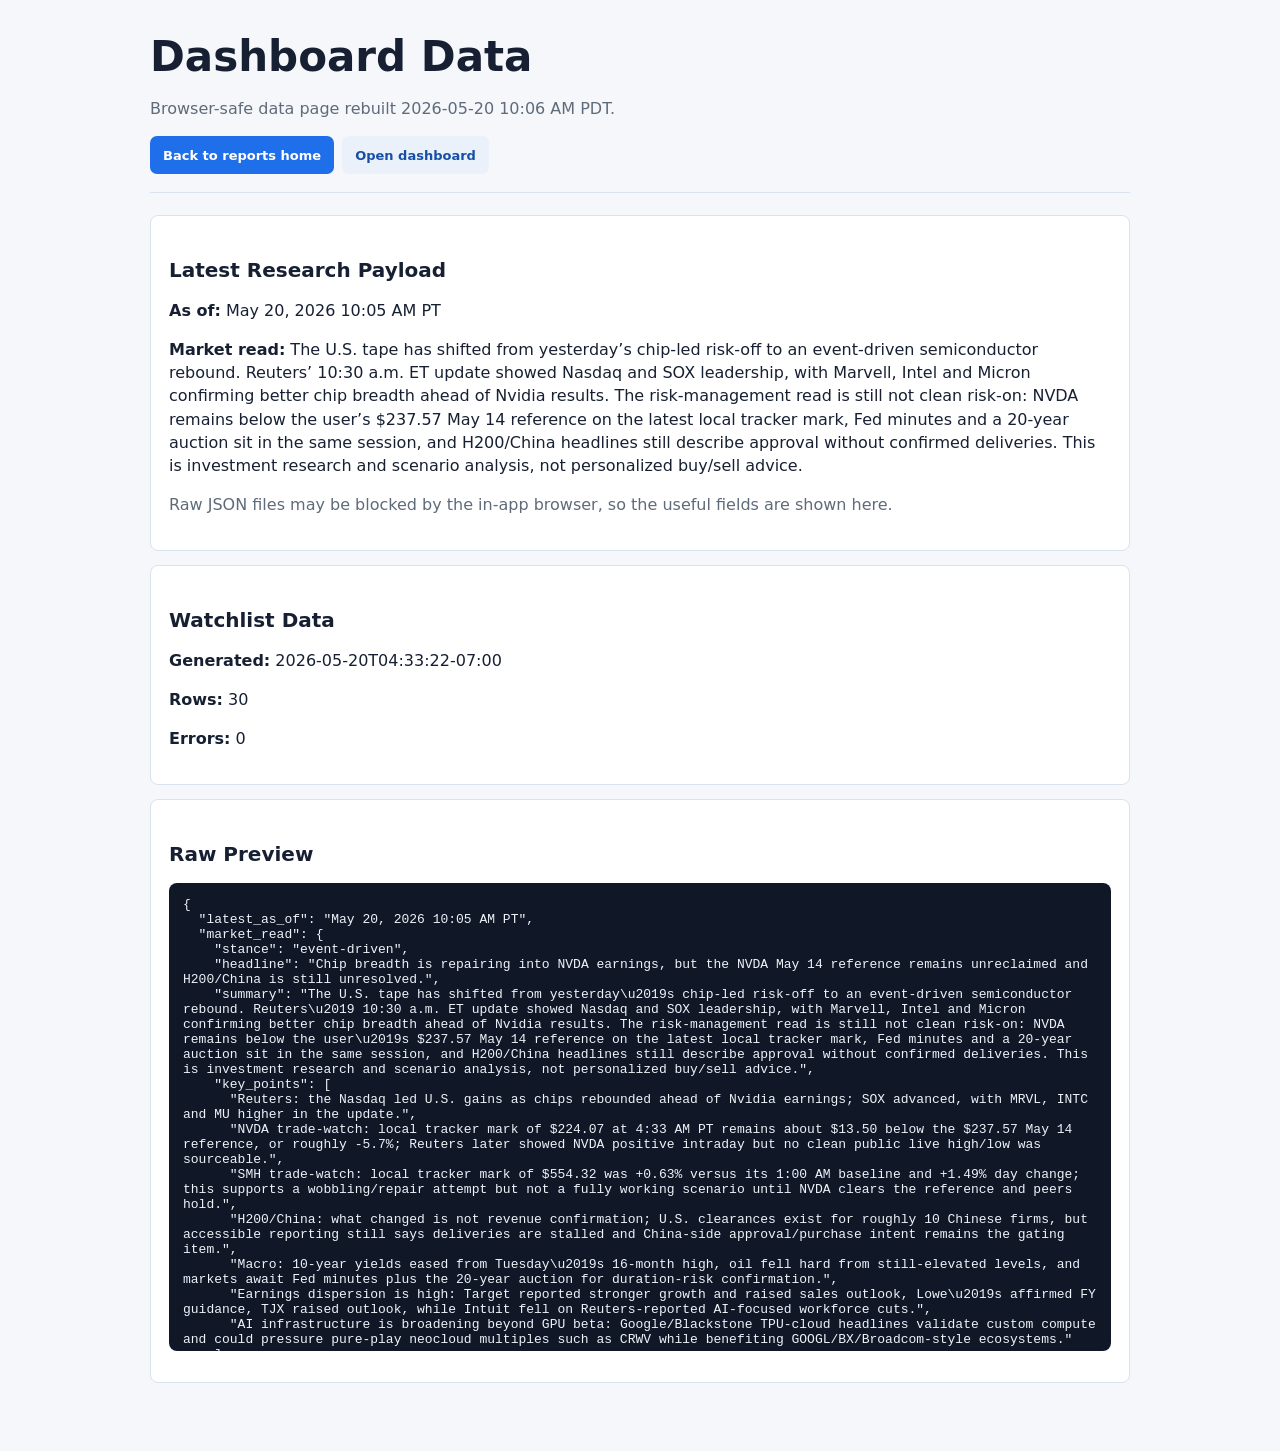
<file: research/daily/data.html>
<!doctype html>
<html lang="en">
<head>
  <meta charset="utf-8">
  <meta name="viewport" content="width=device-width, initial-scale=1">
  <title>Dashboard Data</title>
  
    <style>
      body { margin: 0; font-family: Inter, ui-sans-serif, system-ui, -apple-system, BlinkMacSystemFont, "Segoe UI", sans-serif; background: #f5f7fb; color: #172033; }
      main { width: min(980px, calc(100vw - 32px)); margin: 0 auto; padding: 32px 0 54px; }
      header { border-bottom: 1px solid #d9e2ef; margin-bottom: 22px; padding-bottom: 18px; }
      h1 { margin: 0 0 8px; font-size: clamp(28px, 4vw, 42px); letter-spacing: 0; }
      h2 { margin-top: 24px; font-size: 20px; }
      p, li { line-height: 1.45; }
      .muted { color: #5f6b7a; }
      .card { background: white; border: 1px solid #d9e2ef; border-radius: 8px; padding: 18px; margin: 14px 0; }
      .actions { display: flex; flex-wrap: wrap; gap: 8px; margin-top: 14px; }
      a.button { display: inline-flex; min-height: 38px; align-items: center; justify-content: center; padding: 0 13px; border-radius: 7px; background: #1f6feb; color: white; text-decoration: none; font-weight: 750; font-size: 13px; }
      a.button.secondary { background: #eaf1fb; color: #174ea6; }
      table { width: 100%; border-collapse: collapse; font-size: 13px; }
      th, td { padding: 8px 9px; border-bottom: 1px solid #d9e2ef; text-align: left; vertical-align: top; }
      th { color: #5f6b7a; font-size: 12px; }
      .table-wrap { overflow-x: auto; }
      .up { color: #0f9f5a; font-weight: 850; }
      code { background: #eef2f7; padding: 2px 5px; border-radius: 5px; }
      pre { white-space: pre-wrap; overflow-wrap: anywhere; background: #101828; color: #eef3f8; padding: 14px; border-radius: 8px; max-height: 440px; overflow: auto; }
    </style>
    
</head>
<body>
  <main>
    <header>
      <h1>Dashboard Data</h1>
      <p class="muted">Browser-safe data page rebuilt 2026-05-20 10:06 AM PDT.</p>
      <div class="actions">
        <a class="button" href="file:///Users/leahrading/Desktop/Codex%20Projects/Investing%20Project/dashboard/reports.html">Back to reports home</a>
        <a class="button secondary" href="file:///Users/leahrading/Desktop/Codex%20Projects/Investing%20Project/dashboard/index.html">Open dashboard</a>
      </div>
    </header>
    <section class="card">
      <h2>Latest Research Payload</h2>
      <p><strong>As of:</strong> May 20, 2026 10:05 AM PT</p>
      <p><strong>Market read:</strong> The U.S. tape has shifted from yesterday’s chip-led risk-off to an event-driven semiconductor rebound. Reuters’ 10:30 a.m. ET update showed Nasdaq and SOX leadership, with Marvell, Intel and Micron confirming better chip breadth ahead of Nvidia results. The risk-management read is still not clean risk-on: NVDA remains below the user’s $237.57 May 14 reference on the latest local tracker mark, Fed minutes and a 20-year auction sit in the same session, and H200/China headlines still describe approval without confirmed deliveries. This is investment research and scenario analysis, not personalized buy/sell advice.</p>
      <p class="muted">Raw JSON files may be blocked by the in-app browser, so the useful fields are shown here.</p>
    </section>
    <section class="card" id="watchlist-json">
      <h2>Watchlist Data</h2>
      <p><strong>Generated:</strong> 2026-05-20T04:33:22-07:00</p>
      <p><strong>Rows:</strong> 30</p>
      <p><strong>Errors:</strong> 0</p>
    </section>
    <section class="card">
      <h2>Raw Preview</h2>
      <pre>{
  &quot;latest_as_of&quot;: &quot;May 20, 2026 10:05 AM PT&quot;,
  &quot;market_read&quot;: {
    &quot;stance&quot;: &quot;event-driven&quot;,
    &quot;headline&quot;: &quot;Chip breadth is repairing into NVDA earnings, but the NVDA May 14 reference remains unreclaimed and H200/China is still unresolved.&quot;,
    &quot;summary&quot;: &quot;The U.S. tape has shifted from yesterday\u2019s chip-led risk-off to an event-driven semiconductor rebound. Reuters\u2019 10:30 a.m. ET update showed Nasdaq and SOX leadership, with Marvell, Intel and Micron confirming better chip breadth ahead of Nvidia results. The risk-management read is still not clean risk-on: NVDA remains below the user\u2019s $237.57 May 14 reference on the latest local tracker mark, Fed minutes and a 20-year auction sit in the same session, and H200/China headlines still describe approval without confirmed deliveries. This is investment research and scenario analysis, not personalized buy/sell advice.&quot;,
    &quot;key_points&quot;: [
      &quot;Reuters: the Nasdaq led U.S. gains as chips rebounded ahead of Nvidia earnings; SOX advanced, with MRVL, INTC and MU higher in the update.&quot;,
      &quot;NVDA trade-watch: local tracker mark of $224.07 at 4:33 AM PT remains about $13.50 below the $237.57 May 14 reference, or roughly -5.7%; Reuters later showed NVDA positive intraday but no clean public live high/low was sourceable.&quot;,
      &quot;SMH trade-watch: local tracker mark of $554.32 was +0.63% versus its 1:00 AM baseline and +1.49% day change; this supports a wobbling/repair attempt but not a fully working scenario until NVDA clears the reference and peers hold.&quot;,
      &quot;H200/China: what changed is not revenue confirmation; U.S. clearances exist for roughly 10 Chinese firms, but accessible reporting still says deliveries are stalled and China-side approval/purchase intent remains the gating item.&quot;,
      &quot;Macro: 10-year yields eased from Tuesday\u2019s 16-month high, oil fell hard from still-elevated levels, and markets await Fed minutes plus the 20-year auction for duration-risk confirmation.&quot;,
      &quot;Earnings dispersion is high: Target reported stronger growth and raised sales outlook, Lowe\u2019s affirmed FY guidance, TJX raised outlook, while Intuit fell on Reuters-reported AI-focused workforce cuts.&quot;,
      &quot;AI infrastructure is broadening beyond GPU beta: Google/Blackstone TPU-cloud headlines validate custom compute and could pressure pure-play neocloud multiples such as CRWV while benefiting GOOGL/BX/Broadcom-style ecosystems.&quot;
    ],
    &quot;nvda_trade_watch&quot;: {
      &quot;position_reference&quot;: &quot;User May 14 reference area near $237.57.&quot;,
      &quot;current_premarket_price&quot;: &quot;Local overnight tracker: NVDA $224.07 at 2026-05-20 4:33 AM PT. Reuters later showed NVDA positive intraday, but the current consolidated live price and premarket high/low were not sourceable from accessible public pages.&quot;,
      &quot;entry_area_status&quot;: &quot;Failed to reclaim on sourceable tracker data. $224.07 is $13.50 below $237.57, roughly -5.7%.&quot;,
      &quot;overnight_high_low&quot;: &quot;Not reliably sourceable. The local tracker captures point-in-time marks, not official premarket high/low ranges.&quot;,
      &quot;h200_china_change&quot;: &quot;No verified shipment inflection. The Reuters/secondary-source mosaic still says approvals exist, but delivery/purchase execution is blocked or unconfirmed on the China side.&quot;,
      &quot;peer_confirmation&quot;: &quot;Improving: Reuters showed MRVL, INTC, MU and SOX higher; local tracker showed SMH and MU positive. Confirmation is still event-dependent because NVDA earnings can reset the whole group after the close.&quot;,
      &quot;scenario_read&quot;: &quot;Wobbling upward, not fully working. The setup upgrades only if NVDA reclaims and holds the $237-$238 area with SMH/SOX and memory/networking confirmation after earnings.&quot;,
      &quot;risk_management_note&quot;: &quot;No buy/sell instruction. Treat this as thesis-integrity work: define event-risk tolerance, monitor the failed reference area, require peer confirmation, and mark H200 as optionality until deliveries or guidance are verified.&quot;
    },
    &quot;research_frame&quot;: &quot;Investment research and scenario analysis for learning and decision support; not personalized financial advice.&quot;
  },
  &quot;watchlist_generated_at&quot;: &quot;2026-05-20T04:33:22-07:00&quot;
}</pre>
    </section>
  </main>
</body>
</html>
</file>
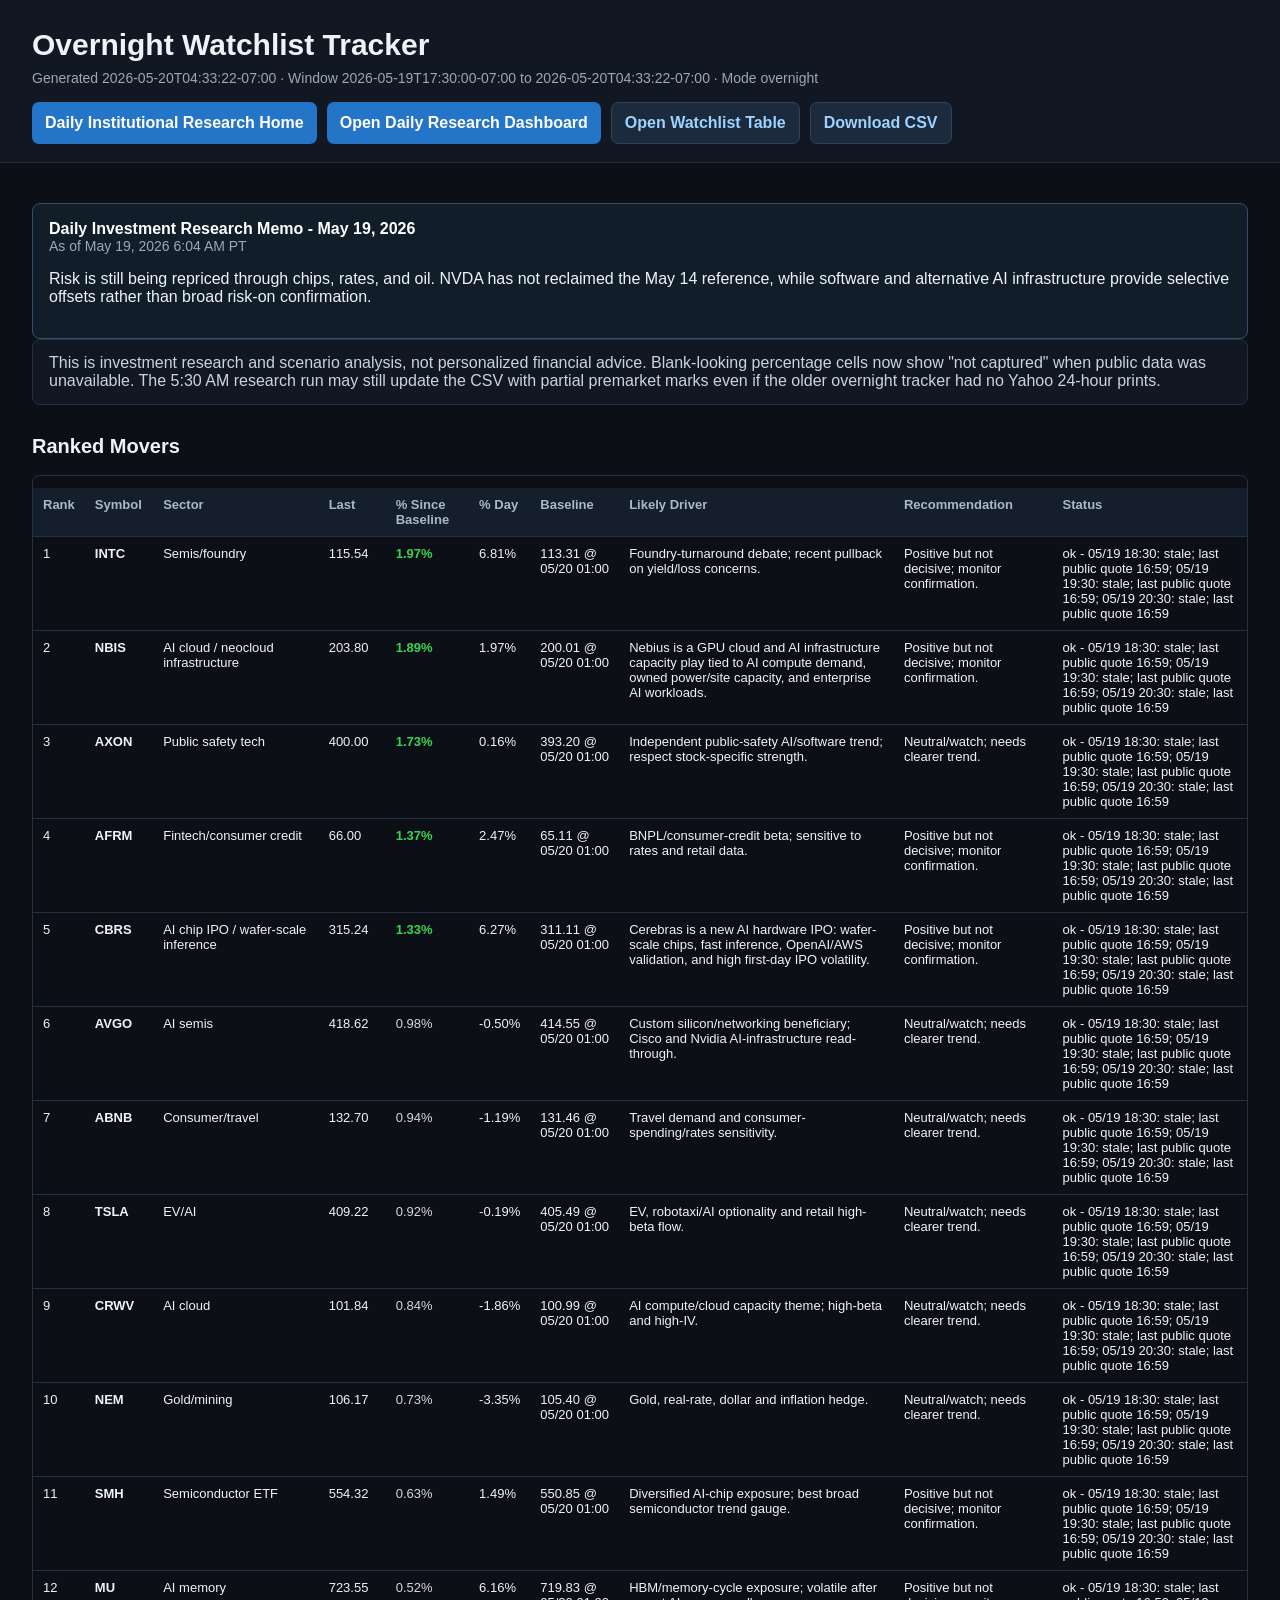
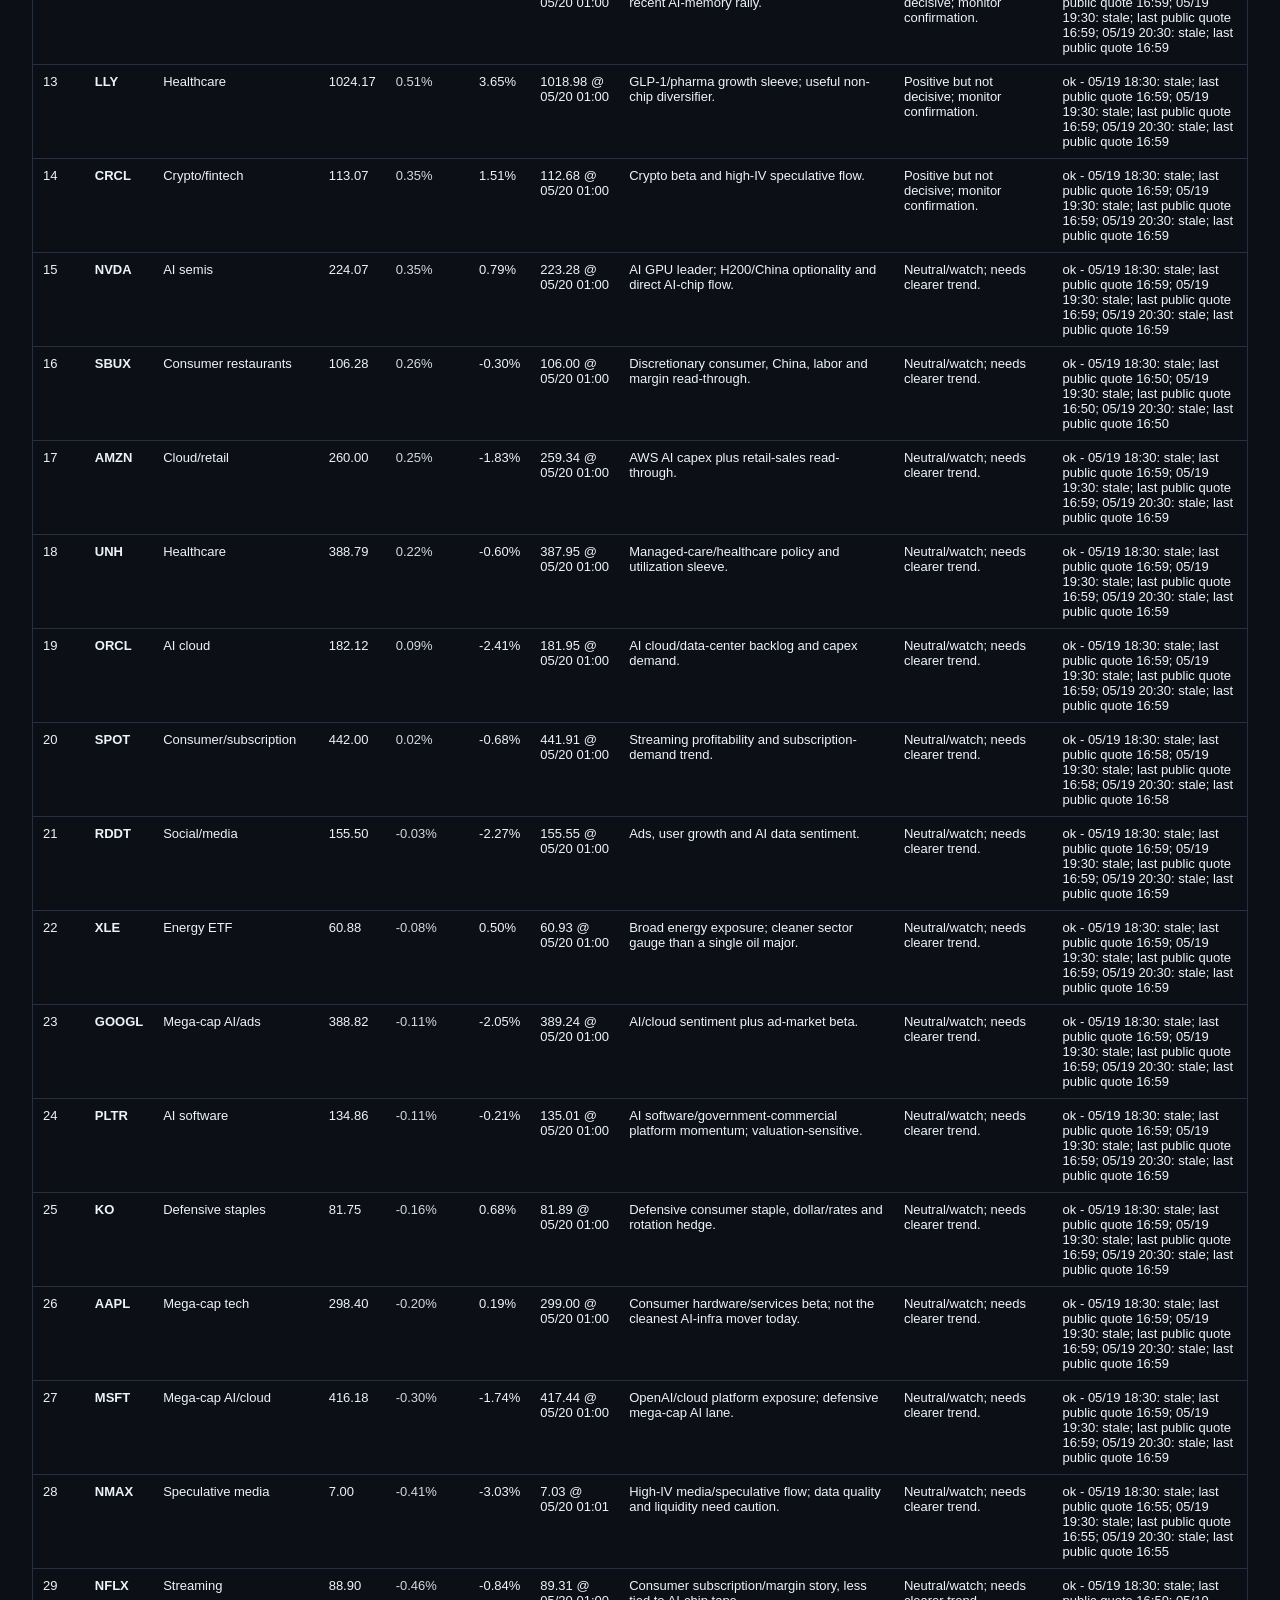
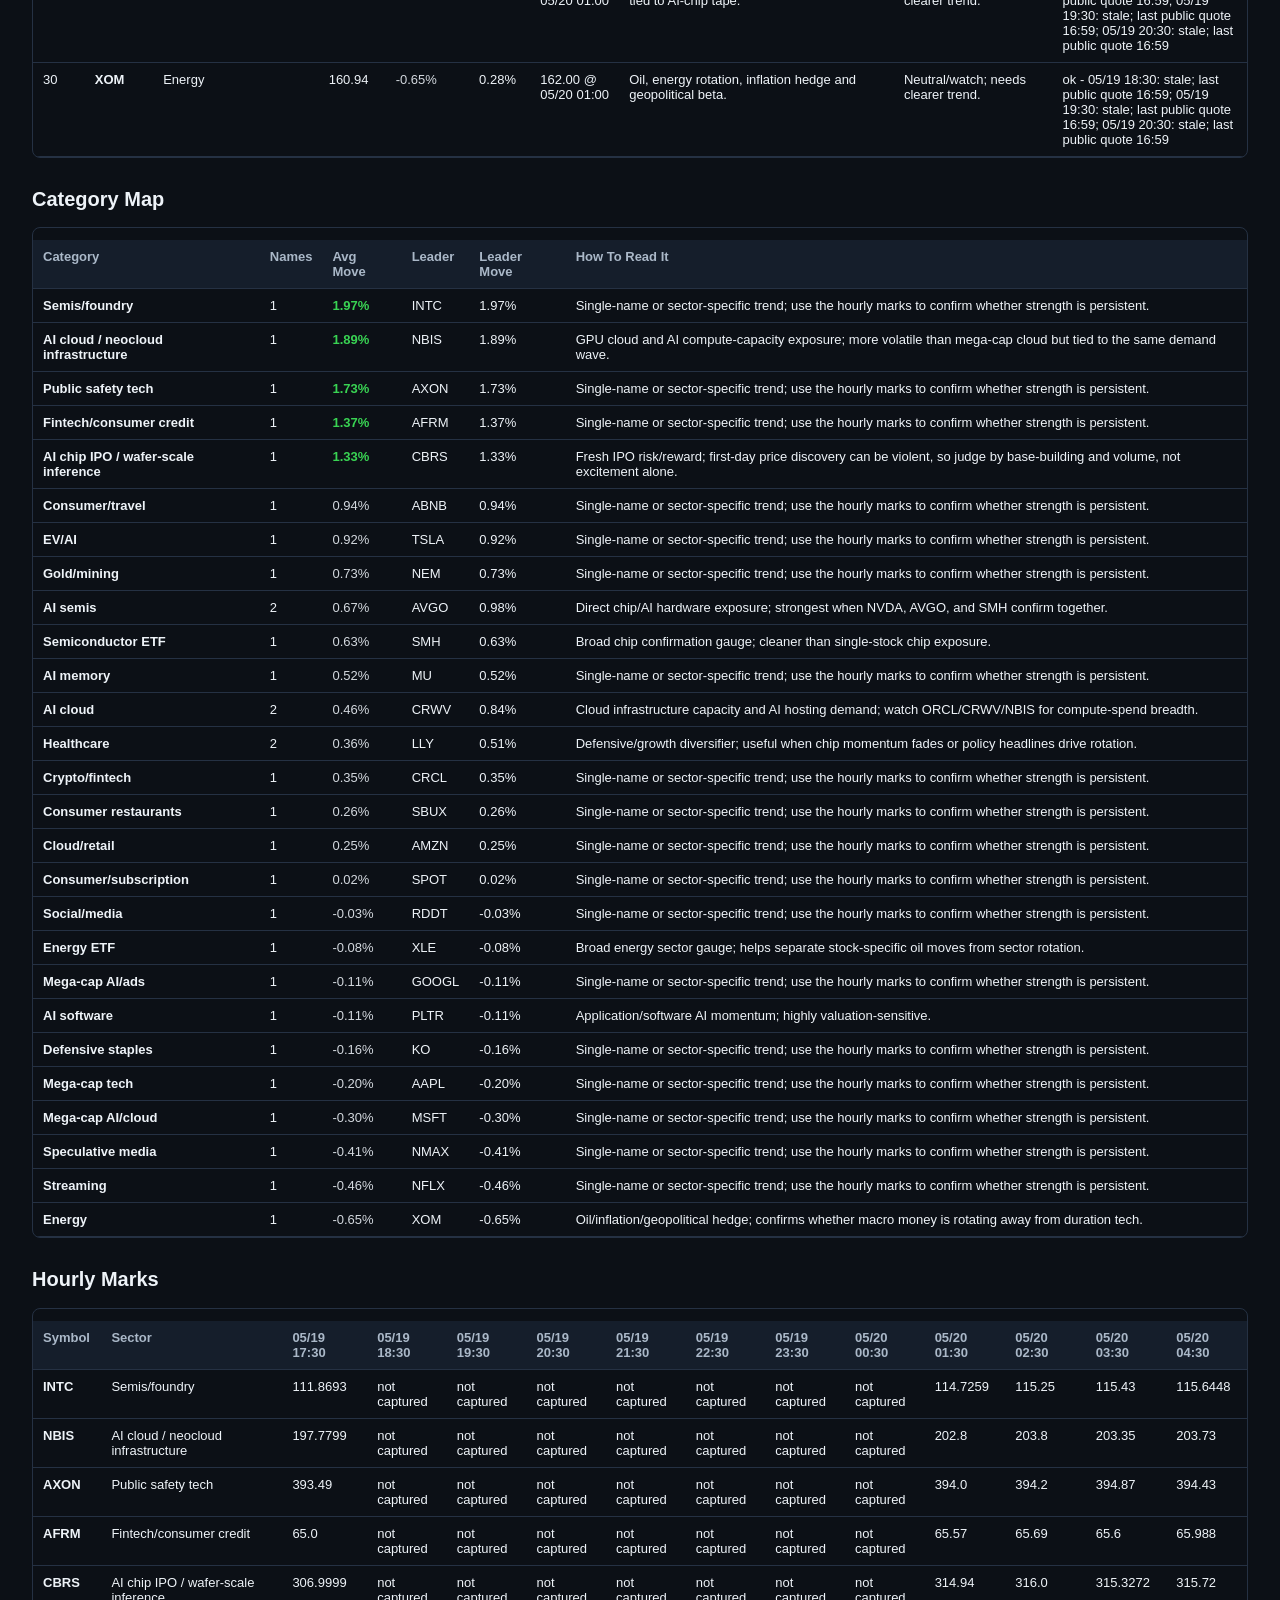
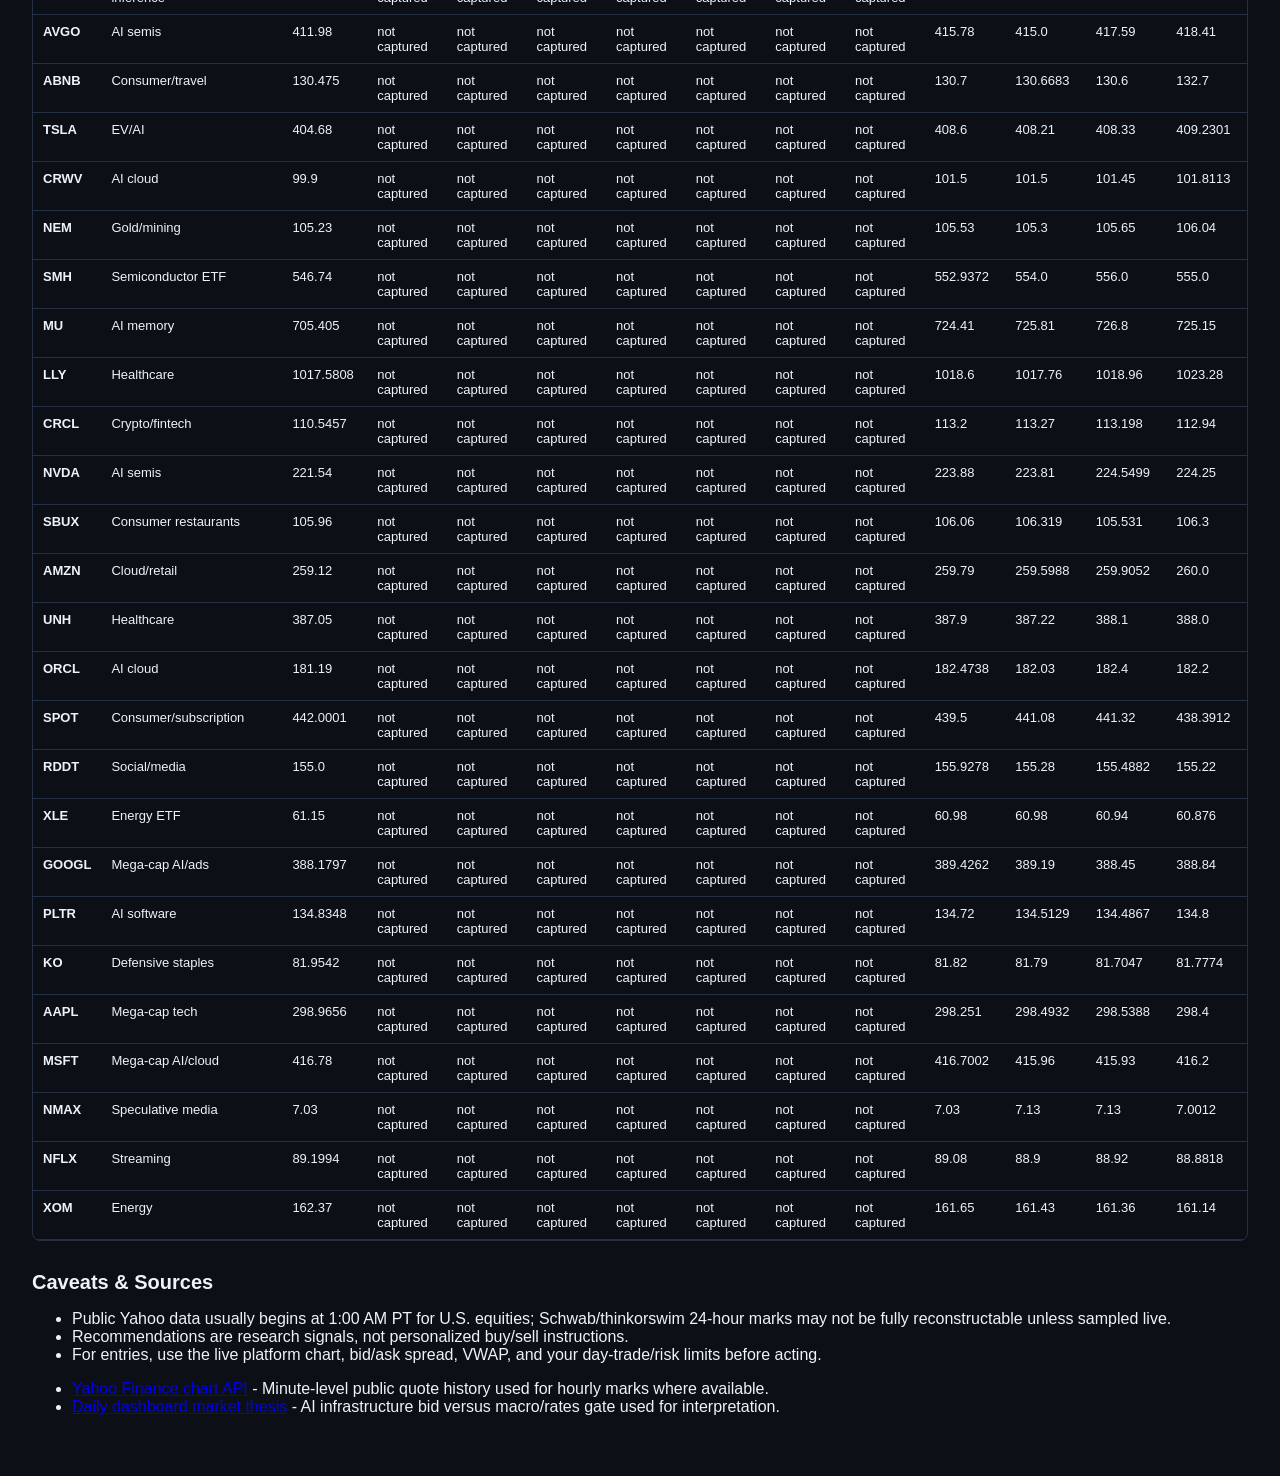
<file: research/daily/overnight.html>
<!doctype html>
<html lang="en">
<head>
  <meta charset="utf-8">
  <meta name="viewport" content="width=device-width, initial-scale=1">
  <title>Overnight Watchlist Tracker</title>
  <style>
    body { margin: 0; font-family: Inter, -apple-system, BlinkMacSystemFont, "Segoe UI", sans-serif; background: #0c1016; color: #eef3f8; }
    header { padding: 28px 32px 18px; border-bottom: 1px solid #202936; background: #111824; }
    main { padding: 24px 32px 44px; }
    h1 { margin: 0 0 8px; font-size: 30px; }
    h2 { margin-top: 30px; font-size: 20px; }
    .meta { color: #9aa8b7; font-size: 14px; }
    .links a { color: #7cc7ff; margin-right: 18px; }
    .primary-links { display: flex; flex-wrap: wrap; gap: 10px; margin-top: 16px; }
    .primary-links a { display: inline-flex; align-items: center; justify-content: center; min-height: 40px; padding: 0 13px; border-radius: 7px; background: #2474c7; color: white; text-decoration: none; font-weight: 800; }
    .primary-links a.secondary { background: #1b2a3d; color: #9ed2ff; border: 1px solid #314157; }
    table { width: 100%; border-collapse: collapse; margin-top: 12px; font-size: 13px; }
    th, td { border-bottom: 1px solid #253143; padding: 9px 10px; text-align: left; vertical-align: top; }
    th { color: #aab8c8; background: #151e2b; position: sticky; top: 0; }
    .pos { color: #39d353; font-weight: 700; }
    .neg { color: #ff6b6b; font-weight: 700; }
    .flat { color: #d4d9df; }
    .note { background: #111824; border: 1px solid #253143; padding: 14px 16px; border-radius: 8px; color: #c9d4df; }
    .daily { margin-top: 16px; background: #121d2a; border: 1px solid #31506f; padding: 16px; border-radius: 8px; }
    .daily strong { color: #ffffff; }
    .scroll { overflow-x: auto; border: 1px solid #253143; border-radius: 8px; }
  </style>
</head>
<body>
  <header>
    <h1>Overnight Watchlist Tracker</h1>
    <div class="meta">Generated 2026-05-20T04:33:22-07:00 · Window 2026-05-19T17:30:00-07:00 to 2026-05-20T04:33:22-07:00 · Mode overnight</div>
    <div class="primary-links">
      <a href="reports.html">Daily Institutional Research Home</a>
      <a href="index.html">Open Daily Research Dashboard</a>
      <a class="secondary" href="workbook.html">Open Watchlist Table</a>
      <a class="secondary" href="data/overnight_watchlist.csv">Download CSV</a>
    </div>
  </header>
  <main>
    <section class="daily">
      <strong>Daily Investment Research Memo - May 19, 2026</strong>
      <div class="meta">As of May 19, 2026 6:04 AM PT</div>
      <p>Risk is still being repriced through chips, rates, and oil. NVDA has not reclaimed the May 14 reference, while software and alternative AI infrastructure provide selective offsets rather than broad risk-on confirmation.</p>
    </section>
    <section class="note">
      This is investment research and scenario analysis, not personalized financial advice. Blank-looking percentage cells now show "not captured" when public data was unavailable. The 5:30 AM research run may still update the CSV with partial premarket marks even if the older overnight tracker had no Yahoo 24-hour prints.
    </section>
    <h2>Ranked Movers</h2>
    <div class="scroll"><table>
      <thead><tr><th>Rank</th><th>Symbol</th><th>Sector</th><th>Last</th><th>% Since Baseline</th><th>% Day</th><th>Baseline</th><th>Likely Driver</th><th>Recommendation</th><th>Status</th></tr></thead>
      <tbody><tr><td>1</td><td><strong>INTC</strong></td><td>Semis/foundry</td><td>115.54</td><td class='pos'>1.97%</td><td>6.81%</td><td>113.31 @ 05/20 01:00</td><td>Foundry-turnaround debate; recent pullback on yield/loss concerns.</td><td>Positive but not decisive; monitor confirmation.</td><td>ok - 05/19 18:30: stale; last public quote 16:59; 05/19 19:30: stale; last public quote 16:59; 05/19 20:30: stale; last public quote 16:59</td></tr><tr><td>2</td><td><strong>NBIS</strong></td><td>AI cloud / neocloud infrastructure</td><td>203.80</td><td class='pos'>1.89%</td><td>1.97%</td><td>200.01 @ 05/20 01:00</td><td>Nebius is a GPU cloud and AI infrastructure capacity play tied to AI compute demand, owned power/site capacity, and enterprise AI workloads.</td><td>Positive but not decisive; monitor confirmation.</td><td>ok - 05/19 18:30: stale; last public quote 16:59; 05/19 19:30: stale; last public quote 16:59; 05/19 20:30: stale; last public quote 16:59</td></tr><tr><td>3</td><td><strong>AXON</strong></td><td>Public safety tech</td><td>400.00</td><td class='pos'>1.73%</td><td>0.16%</td><td>393.20 @ 05/20 01:00</td><td>Independent public-safety AI/software trend; respect stock-specific strength.</td><td>Neutral/watch; needs clearer trend.</td><td>ok - 05/19 18:30: stale; last public quote 16:59; 05/19 19:30: stale; last public quote 16:59; 05/19 20:30: stale; last public quote 16:59</td></tr><tr><td>4</td><td><strong>AFRM</strong></td><td>Fintech/consumer credit</td><td>66.00</td><td class='pos'>1.37%</td><td>2.47%</td><td>65.11 @ 05/20 01:00</td><td>BNPL/consumer-credit beta; sensitive to rates and retail data.</td><td>Positive but not decisive; monitor confirmation.</td><td>ok - 05/19 18:30: stale; last public quote 16:59; 05/19 19:30: stale; last public quote 16:59; 05/19 20:30: stale; last public quote 16:59</td></tr><tr><td>5</td><td><strong>CBRS</strong></td><td>AI chip IPO / wafer-scale inference</td><td>315.24</td><td class='pos'>1.33%</td><td>6.27%</td><td>311.11 @ 05/20 01:00</td><td>Cerebras is a new AI hardware IPO: wafer-scale chips, fast inference, OpenAI/AWS validation, and high first-day IPO volatility.</td><td>Positive but not decisive; monitor confirmation.</td><td>ok - 05/19 18:30: stale; last public quote 16:59; 05/19 19:30: stale; last public quote 16:59; 05/19 20:30: stale; last public quote 16:59</td></tr><tr><td>6</td><td><strong>AVGO</strong></td><td>AI semis</td><td>418.62</td><td class='flat'>0.98%</td><td>-0.50%</td><td>414.55 @ 05/20 01:00</td><td>Custom silicon/networking beneficiary; Cisco and Nvidia AI-infrastructure read-through.</td><td>Neutral/watch; needs clearer trend.</td><td>ok - 05/19 18:30: stale; last public quote 16:59; 05/19 19:30: stale; last public quote 16:59; 05/19 20:30: stale; last public quote 16:59</td></tr><tr><td>7</td><td><strong>ABNB</strong></td><td>Consumer/travel</td><td>132.70</td><td class='flat'>0.94%</td><td>-1.19%</td><td>131.46 @ 05/20 01:00</td><td>Travel demand and consumer-spending/rates sensitivity.</td><td>Neutral/watch; needs clearer trend.</td><td>ok - 05/19 18:30: stale; last public quote 16:59; 05/19 19:30: stale; last public quote 16:59; 05/19 20:30: stale; last public quote 16:59</td></tr><tr><td>8</td><td><strong>TSLA</strong></td><td>EV/AI</td><td>409.22</td><td class='flat'>0.92%</td><td>-0.19%</td><td>405.49 @ 05/20 01:00</td><td>EV, robotaxi/AI optionality and retail high-beta flow.</td><td>Neutral/watch; needs clearer trend.</td><td>ok - 05/19 18:30: stale; last public quote 16:59; 05/19 19:30: stale; last public quote 16:59; 05/19 20:30: stale; last public quote 16:59</td></tr><tr><td>9</td><td><strong>CRWV</strong></td><td>AI cloud</td><td>101.84</td><td class='flat'>0.84%</td><td>-1.86%</td><td>100.99 @ 05/20 01:00</td><td>AI compute/cloud capacity theme; high-beta and high-IV.</td><td>Neutral/watch; needs clearer trend.</td><td>ok - 05/19 18:30: stale; last public quote 16:59; 05/19 19:30: stale; last public quote 16:59; 05/19 20:30: stale; last public quote 16:59</td></tr><tr><td>10</td><td><strong>NEM</strong></td><td>Gold/mining</td><td>106.17</td><td class='flat'>0.73%</td><td>-3.35%</td><td>105.40 @ 05/20 01:00</td><td>Gold, real-rate, dollar and inflation hedge.</td><td>Neutral/watch; needs clearer trend.</td><td>ok - 05/19 18:30: stale; last public quote 16:59; 05/19 19:30: stale; last public quote 16:59; 05/19 20:30: stale; last public quote 16:59</td></tr><tr><td>11</td><td><strong>SMH</strong></td><td>Semiconductor ETF</td><td>554.32</td><td class='flat'>0.63%</td><td>1.49%</td><td>550.85 @ 05/20 01:00</td><td>Diversified AI-chip exposure; best broad semiconductor trend gauge.</td><td>Positive but not decisive; monitor confirmation.</td><td>ok - 05/19 18:30: stale; last public quote 16:59; 05/19 19:30: stale; last public quote 16:59; 05/19 20:30: stale; last public quote 16:59</td></tr><tr><td>12</td><td><strong>MU</strong></td><td>AI memory</td><td>723.55</td><td class='flat'>0.52%</td><td>6.16%</td><td>719.83 @ 05/20 01:00</td><td>HBM/memory-cycle exposure; volatile after recent AI-memory rally.</td><td>Positive but not decisive; monitor confirmation.</td><td>ok - 05/19 18:30: stale; last public quote 16:59; 05/19 19:30: stale; last public quote 16:59; 05/19 20:30: stale; last public quote 16:59</td></tr><tr><td>13</td><td><strong>LLY</strong></td><td>Healthcare</td><td>1024.17</td><td class='flat'>0.51%</td><td>3.65%</td><td>1018.98 @ 05/20 01:00</td><td>GLP-1/pharma growth sleeve; useful non-chip diversifier.</td><td>Positive but not decisive; monitor confirmation.</td><td>ok - 05/19 18:30: stale; last public quote 16:59; 05/19 19:30: stale; last public quote 16:59; 05/19 20:30: stale; last public quote 16:59</td></tr><tr><td>14</td><td><strong>CRCL</strong></td><td>Crypto/fintech</td><td>113.07</td><td class='flat'>0.35%</td><td>1.51%</td><td>112.68 @ 05/20 01:00</td><td>Crypto beta and high-IV speculative flow.</td><td>Positive but not decisive; monitor confirmation.</td><td>ok - 05/19 18:30: stale; last public quote 16:59; 05/19 19:30: stale; last public quote 16:59; 05/19 20:30: stale; last public quote 16:59</td></tr><tr><td>15</td><td><strong>NVDA</strong></td><td>AI semis</td><td>224.07</td><td class='flat'>0.35%</td><td>0.79%</td><td>223.28 @ 05/20 01:00</td><td>AI GPU leader; H200/China optionality and direct AI-chip flow.</td><td>Neutral/watch; needs clearer trend.</td><td>ok - 05/19 18:30: stale; last public quote 16:59; 05/19 19:30: stale; last public quote 16:59; 05/19 20:30: stale; last public quote 16:59</td></tr><tr><td>16</td><td><strong>SBUX</strong></td><td>Consumer restaurants</td><td>106.28</td><td class='flat'>0.26%</td><td>-0.30%</td><td>106.00 @ 05/20 01:00</td><td>Discretionary consumer, China, labor and margin read-through.</td><td>Neutral/watch; needs clearer trend.</td><td>ok - 05/19 18:30: stale; last public quote 16:50; 05/19 19:30: stale; last public quote 16:50; 05/19 20:30: stale; last public quote 16:50</td></tr><tr><td>17</td><td><strong>AMZN</strong></td><td>Cloud/retail</td><td>260.00</td><td class='flat'>0.25%</td><td>-1.83%</td><td>259.34 @ 05/20 01:00</td><td>AWS AI capex plus retail-sales read-through.</td><td>Neutral/watch; needs clearer trend.</td><td>ok - 05/19 18:30: stale; last public quote 16:59; 05/19 19:30: stale; last public quote 16:59; 05/19 20:30: stale; last public quote 16:59</td></tr><tr><td>18</td><td><strong>UNH</strong></td><td>Healthcare</td><td>388.79</td><td class='flat'>0.22%</td><td>-0.60%</td><td>387.95 @ 05/20 01:00</td><td>Managed-care/healthcare policy and utilization sleeve.</td><td>Neutral/watch; needs clearer trend.</td><td>ok - 05/19 18:30: stale; last public quote 16:59; 05/19 19:30: stale; last public quote 16:59; 05/19 20:30: stale; last public quote 16:59</td></tr><tr><td>19</td><td><strong>ORCL</strong></td><td>AI cloud</td><td>182.12</td><td class='flat'>0.09%</td><td>-2.41%</td><td>181.95 @ 05/20 01:00</td><td>AI cloud/data-center backlog and capex demand.</td><td>Neutral/watch; needs clearer trend.</td><td>ok - 05/19 18:30: stale; last public quote 16:59; 05/19 19:30: stale; last public quote 16:59; 05/19 20:30: stale; last public quote 16:59</td></tr><tr><td>20</td><td><strong>SPOT</strong></td><td>Consumer/subscription</td><td>442.00</td><td class='flat'>0.02%</td><td>-0.68%</td><td>441.91 @ 05/20 01:00</td><td>Streaming profitability and subscription-demand trend.</td><td>Neutral/watch; needs clearer trend.</td><td>ok - 05/19 18:30: stale; last public quote 16:58; 05/19 19:30: stale; last public quote 16:58; 05/19 20:30: stale; last public quote 16:58</td></tr><tr><td>21</td><td><strong>RDDT</strong></td><td>Social/media</td><td>155.50</td><td class='flat'>-0.03%</td><td>-2.27%</td><td>155.55 @ 05/20 01:00</td><td>Ads, user growth and AI data sentiment.</td><td>Neutral/watch; needs clearer trend.</td><td>ok - 05/19 18:30: stale; last public quote 16:59; 05/19 19:30: stale; last public quote 16:59; 05/19 20:30: stale; last public quote 16:59</td></tr><tr><td>22</td><td><strong>XLE</strong></td><td>Energy ETF</td><td>60.88</td><td class='flat'>-0.08%</td><td>0.50%</td><td>60.93 @ 05/20 01:00</td><td>Broad energy exposure; cleaner sector gauge than a single oil major.</td><td>Neutral/watch; needs clearer trend.</td><td>ok - 05/19 18:30: stale; last public quote 16:59; 05/19 19:30: stale; last public quote 16:59; 05/19 20:30: stale; last public quote 16:59</td></tr><tr><td>23</td><td><strong>GOOGL</strong></td><td>Mega-cap AI/ads</td><td>388.82</td><td class='flat'>-0.11%</td><td>-2.05%</td><td>389.24 @ 05/20 01:00</td><td>AI/cloud sentiment plus ad-market beta.</td><td>Neutral/watch; needs clearer trend.</td><td>ok - 05/19 18:30: stale; last public quote 16:59; 05/19 19:30: stale; last public quote 16:59; 05/19 20:30: stale; last public quote 16:59</td></tr><tr><td>24</td><td><strong>PLTR</strong></td><td>AI software</td><td>134.86</td><td class='flat'>-0.11%</td><td>-0.21%</td><td>135.01 @ 05/20 01:00</td><td>AI software/government-commercial platform momentum; valuation-sensitive.</td><td>Neutral/watch; needs clearer trend.</td><td>ok - 05/19 18:30: stale; last public quote 16:59; 05/19 19:30: stale; last public quote 16:59; 05/19 20:30: stale; last public quote 16:59</td></tr><tr><td>25</td><td><strong>KO</strong></td><td>Defensive staples</td><td>81.75</td><td class='flat'>-0.16%</td><td>0.68%</td><td>81.89 @ 05/20 01:00</td><td>Defensive consumer staple, dollar/rates and rotation hedge.</td><td>Neutral/watch; needs clearer trend.</td><td>ok - 05/19 18:30: stale; last public quote 16:59; 05/19 19:30: stale; last public quote 16:59; 05/19 20:30: stale; last public quote 16:59</td></tr><tr><td>26</td><td><strong>AAPL</strong></td><td>Mega-cap tech</td><td>298.40</td><td class='flat'>-0.20%</td><td>0.19%</td><td>299.00 @ 05/20 01:00</td><td>Consumer hardware/services beta; not the cleanest AI-infra mover today.</td><td>Neutral/watch; needs clearer trend.</td><td>ok - 05/19 18:30: stale; last public quote 16:59; 05/19 19:30: stale; last public quote 16:59; 05/19 20:30: stale; last public quote 16:59</td></tr><tr><td>27</td><td><strong>MSFT</strong></td><td>Mega-cap AI/cloud</td><td>416.18</td><td class='flat'>-0.30%</td><td>-1.74%</td><td>417.44 @ 05/20 01:00</td><td>OpenAI/cloud platform exposure; defensive mega-cap AI lane.</td><td>Neutral/watch; needs clearer trend.</td><td>ok - 05/19 18:30: stale; last public quote 16:59; 05/19 19:30: stale; last public quote 16:59; 05/19 20:30: stale; last public quote 16:59</td></tr><tr><td>28</td><td><strong>NMAX</strong></td><td>Speculative media</td><td>7.00</td><td class='flat'>-0.41%</td><td>-3.03%</td><td>7.03 @ 05/20 01:01</td><td>High-IV media/speculative flow; data quality and liquidity need caution.</td><td>Neutral/watch; needs clearer trend.</td><td>ok - 05/19 18:30: stale; last public quote 16:55; 05/19 19:30: stale; last public quote 16:55; 05/19 20:30: stale; last public quote 16:55</td></tr><tr><td>29</td><td><strong>NFLX</strong></td><td>Streaming</td><td>88.90</td><td class='flat'>-0.46%</td><td>-0.84%</td><td>89.31 @ 05/20 01:00</td><td>Consumer subscription/margin story, less tied to AI-chip tape.</td><td>Neutral/watch; needs clearer trend.</td><td>ok - 05/19 18:30: stale; last public quote 16:59; 05/19 19:30: stale; last public quote 16:59; 05/19 20:30: stale; last public quote 16:59</td></tr><tr><td>30</td><td><strong>XOM</strong></td><td>Energy</td><td>160.94</td><td class='flat'>-0.65%</td><td>0.28%</td><td>162.00 @ 05/20 01:00</td><td>Oil, energy rotation, inflation hedge and geopolitical beta.</td><td>Neutral/watch; needs clearer trend.</td><td>ok - 05/19 18:30: stale; last public quote 16:59; 05/19 19:30: stale; last public quote 16:59; 05/19 20:30: stale; last public quote 16:59</td></tr></tbody>
    </table></div>
    <h2>Category Map</h2>
    <div class="scroll"><table>
      <thead><tr><th>Category</th><th>Names</th><th>Avg Move</th><th>Leader</th><th>Leader Move</th><th>How To Read It</th></tr></thead>
      <tbody><tr><td><strong>Semis/foundry</strong></td><td>1</td><td class='pos'>1.97%</td><td>INTC</td><td>1.97%</td><td>Single-name or sector-specific trend; use the hourly marks to confirm whether strength is persistent.</td></tr><tr><td><strong>AI cloud / neocloud infrastructure</strong></td><td>1</td><td class='pos'>1.89%</td><td>NBIS</td><td>1.89%</td><td>GPU cloud and AI compute-capacity exposure; more volatile than mega-cap cloud but tied to the same demand wave.</td></tr><tr><td><strong>Public safety tech</strong></td><td>1</td><td class='pos'>1.73%</td><td>AXON</td><td>1.73%</td><td>Single-name or sector-specific trend; use the hourly marks to confirm whether strength is persistent.</td></tr><tr><td><strong>Fintech/consumer credit</strong></td><td>1</td><td class='pos'>1.37%</td><td>AFRM</td><td>1.37%</td><td>Single-name or sector-specific trend; use the hourly marks to confirm whether strength is persistent.</td></tr><tr><td><strong>AI chip IPO / wafer-scale inference</strong></td><td>1</td><td class='pos'>1.33%</td><td>CBRS</td><td>1.33%</td><td>Fresh IPO risk/reward; first-day price discovery can be violent, so judge by base-building and volume, not excitement alone.</td></tr><tr><td><strong>Consumer/travel</strong></td><td>1</td><td class='flat'>0.94%</td><td>ABNB</td><td>0.94%</td><td>Single-name or sector-specific trend; use the hourly marks to confirm whether strength is persistent.</td></tr><tr><td><strong>EV/AI</strong></td><td>1</td><td class='flat'>0.92%</td><td>TSLA</td><td>0.92%</td><td>Single-name or sector-specific trend; use the hourly marks to confirm whether strength is persistent.</td></tr><tr><td><strong>Gold/mining</strong></td><td>1</td><td class='flat'>0.73%</td><td>NEM</td><td>0.73%</td><td>Single-name or sector-specific trend; use the hourly marks to confirm whether strength is persistent.</td></tr><tr><td><strong>AI semis</strong></td><td>2</td><td class='flat'>0.67%</td><td>AVGO</td><td>0.98%</td><td>Direct chip/AI hardware exposure; strongest when NVDA, AVGO, and SMH confirm together.</td></tr><tr><td><strong>Semiconductor ETF</strong></td><td>1</td><td class='flat'>0.63%</td><td>SMH</td><td>0.63%</td><td>Broad chip confirmation gauge; cleaner than single-stock chip exposure.</td></tr><tr><td><strong>AI memory</strong></td><td>1</td><td class='flat'>0.52%</td><td>MU</td><td>0.52%</td><td>Single-name or sector-specific trend; use the hourly marks to confirm whether strength is persistent.</td></tr><tr><td><strong>AI cloud</strong></td><td>2</td><td class='flat'>0.46%</td><td>CRWV</td><td>0.84%</td><td>Cloud infrastructure capacity and AI hosting demand; watch ORCL/CRWV/NBIS for compute-spend breadth.</td></tr><tr><td><strong>Healthcare</strong></td><td>2</td><td class='flat'>0.36%</td><td>LLY</td><td>0.51%</td><td>Defensive/growth diversifier; useful when chip momentum fades or policy headlines drive rotation.</td></tr><tr><td><strong>Crypto/fintech</strong></td><td>1</td><td class='flat'>0.35%</td><td>CRCL</td><td>0.35%</td><td>Single-name or sector-specific trend; use the hourly marks to confirm whether strength is persistent.</td></tr><tr><td><strong>Consumer restaurants</strong></td><td>1</td><td class='flat'>0.26%</td><td>SBUX</td><td>0.26%</td><td>Single-name or sector-specific trend; use the hourly marks to confirm whether strength is persistent.</td></tr><tr><td><strong>Cloud/retail</strong></td><td>1</td><td class='flat'>0.25%</td><td>AMZN</td><td>0.25%</td><td>Single-name or sector-specific trend; use the hourly marks to confirm whether strength is persistent.</td></tr><tr><td><strong>Consumer/subscription</strong></td><td>1</td><td class='flat'>0.02%</td><td>SPOT</td><td>0.02%</td><td>Single-name or sector-specific trend; use the hourly marks to confirm whether strength is persistent.</td></tr><tr><td><strong>Social/media</strong></td><td>1</td><td class='flat'>-0.03%</td><td>RDDT</td><td>-0.03%</td><td>Single-name or sector-specific trend; use the hourly marks to confirm whether strength is persistent.</td></tr><tr><td><strong>Energy ETF</strong></td><td>1</td><td class='flat'>-0.08%</td><td>XLE</td><td>-0.08%</td><td>Broad energy sector gauge; helps separate stock-specific oil moves from sector rotation.</td></tr><tr><td><strong>Mega-cap AI/ads</strong></td><td>1</td><td class='flat'>-0.11%</td><td>GOOGL</td><td>-0.11%</td><td>Single-name or sector-specific trend; use the hourly marks to confirm whether strength is persistent.</td></tr><tr><td><strong>AI software</strong></td><td>1</td><td class='flat'>-0.11%</td><td>PLTR</td><td>-0.11%</td><td>Application/software AI momentum; highly valuation-sensitive.</td></tr><tr><td><strong>Defensive staples</strong></td><td>1</td><td class='flat'>-0.16%</td><td>KO</td><td>-0.16%</td><td>Single-name or sector-specific trend; use the hourly marks to confirm whether strength is persistent.</td></tr><tr><td><strong>Mega-cap tech</strong></td><td>1</td><td class='flat'>-0.20%</td><td>AAPL</td><td>-0.20%</td><td>Single-name or sector-specific trend; use the hourly marks to confirm whether strength is persistent.</td></tr><tr><td><strong>Mega-cap AI/cloud</strong></td><td>1</td><td class='flat'>-0.30%</td><td>MSFT</td><td>-0.30%</td><td>Single-name or sector-specific trend; use the hourly marks to confirm whether strength is persistent.</td></tr><tr><td><strong>Speculative media</strong></td><td>1</td><td class='flat'>-0.41%</td><td>NMAX</td><td>-0.41%</td><td>Single-name or sector-specific trend; use the hourly marks to confirm whether strength is persistent.</td></tr><tr><td><strong>Streaming</strong></td><td>1</td><td class='flat'>-0.46%</td><td>NFLX</td><td>-0.46%</td><td>Single-name or sector-specific trend; use the hourly marks to confirm whether strength is persistent.</td></tr><tr><td><strong>Energy</strong></td><td>1</td><td class='flat'>-0.65%</td><td>XOM</td><td>-0.65%</td><td>Oil/inflation/geopolitical hedge; confirms whether macro money is rotating away from duration tech.</td></tr></tbody>
    </table></div>
    <h2>Hourly Marks</h2>
    <div class="scroll"><table>
      <thead><tr><th>Symbol</th><th>Sector</th><th>05/19 17:30</th><th>05/19 18:30</th><th>05/19 19:30</th><th>05/19 20:30</th><th>05/19 21:30</th><th>05/19 22:30</th><th>05/19 23:30</th><th>05/20 00:30</th><th>05/20 01:30</th><th>05/20 02:30</th><th>05/20 03:30</th><th>05/20 04:30</th></tr></thead>
      <tbody><tr><td><strong>INTC</strong></td><td>Semis/foundry</td><td>111.8693</td><td>not captured</td><td>not captured</td><td>not captured</td><td>not captured</td><td>not captured</td><td>not captured</td><td>not captured</td><td>114.7259</td><td>115.25</td><td>115.43</td><td>115.6448</td></tr><tr><td><strong>NBIS</strong></td><td>AI cloud / neocloud infrastructure</td><td>197.7799</td><td>not captured</td><td>not captured</td><td>not captured</td><td>not captured</td><td>not captured</td><td>not captured</td><td>not captured</td><td>202.8</td><td>203.8</td><td>203.35</td><td>203.73</td></tr><tr><td><strong>AXON</strong></td><td>Public safety tech</td><td>393.49</td><td>not captured</td><td>not captured</td><td>not captured</td><td>not captured</td><td>not captured</td><td>not captured</td><td>not captured</td><td>394.0</td><td>394.2</td><td>394.87</td><td>394.43</td></tr><tr><td><strong>AFRM</strong></td><td>Fintech/consumer credit</td><td>65.0</td><td>not captured</td><td>not captured</td><td>not captured</td><td>not captured</td><td>not captured</td><td>not captured</td><td>not captured</td><td>65.57</td><td>65.69</td><td>65.6</td><td>65.988</td></tr><tr><td><strong>CBRS</strong></td><td>AI chip IPO / wafer-scale inference</td><td>306.9999</td><td>not captured</td><td>not captured</td><td>not captured</td><td>not captured</td><td>not captured</td><td>not captured</td><td>not captured</td><td>314.94</td><td>316.0</td><td>315.3272</td><td>315.72</td></tr><tr><td><strong>AVGO</strong></td><td>AI semis</td><td>411.98</td><td>not captured</td><td>not captured</td><td>not captured</td><td>not captured</td><td>not captured</td><td>not captured</td><td>not captured</td><td>415.78</td><td>415.0</td><td>417.59</td><td>418.41</td></tr><tr><td><strong>ABNB</strong></td><td>Consumer/travel</td><td>130.475</td><td>not captured</td><td>not captured</td><td>not captured</td><td>not captured</td><td>not captured</td><td>not captured</td><td>not captured</td><td>130.7</td><td>130.6683</td><td>130.6</td><td>132.7</td></tr><tr><td><strong>TSLA</strong></td><td>EV/AI</td><td>404.68</td><td>not captured</td><td>not captured</td><td>not captured</td><td>not captured</td><td>not captured</td><td>not captured</td><td>not captured</td><td>408.6</td><td>408.21</td><td>408.33</td><td>409.2301</td></tr><tr><td><strong>CRWV</strong></td><td>AI cloud</td><td>99.9</td><td>not captured</td><td>not captured</td><td>not captured</td><td>not captured</td><td>not captured</td><td>not captured</td><td>not captured</td><td>101.5</td><td>101.5</td><td>101.45</td><td>101.8113</td></tr><tr><td><strong>NEM</strong></td><td>Gold/mining</td><td>105.23</td><td>not captured</td><td>not captured</td><td>not captured</td><td>not captured</td><td>not captured</td><td>not captured</td><td>not captured</td><td>105.53</td><td>105.3</td><td>105.65</td><td>106.04</td></tr><tr><td><strong>SMH</strong></td><td>Semiconductor ETF</td><td>546.74</td><td>not captured</td><td>not captured</td><td>not captured</td><td>not captured</td><td>not captured</td><td>not captured</td><td>not captured</td><td>552.9372</td><td>554.0</td><td>556.0</td><td>555.0</td></tr><tr><td><strong>MU</strong></td><td>AI memory</td><td>705.405</td><td>not captured</td><td>not captured</td><td>not captured</td><td>not captured</td><td>not captured</td><td>not captured</td><td>not captured</td><td>724.41</td><td>725.81</td><td>726.8</td><td>725.15</td></tr><tr><td><strong>LLY</strong></td><td>Healthcare</td><td>1017.5808</td><td>not captured</td><td>not captured</td><td>not captured</td><td>not captured</td><td>not captured</td><td>not captured</td><td>not captured</td><td>1018.6</td><td>1017.76</td><td>1018.96</td><td>1023.28</td></tr><tr><td><strong>CRCL</strong></td><td>Crypto/fintech</td><td>110.5457</td><td>not captured</td><td>not captured</td><td>not captured</td><td>not captured</td><td>not captured</td><td>not captured</td><td>not captured</td><td>113.2</td><td>113.27</td><td>113.198</td><td>112.94</td></tr><tr><td><strong>NVDA</strong></td><td>AI semis</td><td>221.54</td><td>not captured</td><td>not captured</td><td>not captured</td><td>not captured</td><td>not captured</td><td>not captured</td><td>not captured</td><td>223.88</td><td>223.81</td><td>224.5499</td><td>224.25</td></tr><tr><td><strong>SBUX</strong></td><td>Consumer restaurants</td><td>105.96</td><td>not captured</td><td>not captured</td><td>not captured</td><td>not captured</td><td>not captured</td><td>not captured</td><td>not captured</td><td>106.06</td><td>106.319</td><td>105.531</td><td>106.3</td></tr><tr><td><strong>AMZN</strong></td><td>Cloud/retail</td><td>259.12</td><td>not captured</td><td>not captured</td><td>not captured</td><td>not captured</td><td>not captured</td><td>not captured</td><td>not captured</td><td>259.79</td><td>259.5988</td><td>259.9052</td><td>260.0</td></tr><tr><td><strong>UNH</strong></td><td>Healthcare</td><td>387.05</td><td>not captured</td><td>not captured</td><td>not captured</td><td>not captured</td><td>not captured</td><td>not captured</td><td>not captured</td><td>387.9</td><td>387.22</td><td>388.1</td><td>388.0</td></tr><tr><td><strong>ORCL</strong></td><td>AI cloud</td><td>181.19</td><td>not captured</td><td>not captured</td><td>not captured</td><td>not captured</td><td>not captured</td><td>not captured</td><td>not captured</td><td>182.4738</td><td>182.03</td><td>182.4</td><td>182.2</td></tr><tr><td><strong>SPOT</strong></td><td>Consumer/subscription</td><td>442.0001</td><td>not captured</td><td>not captured</td><td>not captured</td><td>not captured</td><td>not captured</td><td>not captured</td><td>not captured</td><td>439.5</td><td>441.08</td><td>441.32</td><td>438.3912</td></tr><tr><td><strong>RDDT</strong></td><td>Social/media</td><td>155.0</td><td>not captured</td><td>not captured</td><td>not captured</td><td>not captured</td><td>not captured</td><td>not captured</td><td>not captured</td><td>155.9278</td><td>155.28</td><td>155.4882</td><td>155.22</td></tr><tr><td><strong>XLE</strong></td><td>Energy ETF</td><td>61.15</td><td>not captured</td><td>not captured</td><td>not captured</td><td>not captured</td><td>not captured</td><td>not captured</td><td>not captured</td><td>60.98</td><td>60.98</td><td>60.94</td><td>60.876</td></tr><tr><td><strong>GOOGL</strong></td><td>Mega-cap AI/ads</td><td>388.1797</td><td>not captured</td><td>not captured</td><td>not captured</td><td>not captured</td><td>not captured</td><td>not captured</td><td>not captured</td><td>389.4262</td><td>389.19</td><td>388.45</td><td>388.84</td></tr><tr><td><strong>PLTR</strong></td><td>AI software</td><td>134.8348</td><td>not captured</td><td>not captured</td><td>not captured</td><td>not captured</td><td>not captured</td><td>not captured</td><td>not captured</td><td>134.72</td><td>134.5129</td><td>134.4867</td><td>134.8</td></tr><tr><td><strong>KO</strong></td><td>Defensive staples</td><td>81.9542</td><td>not captured</td><td>not captured</td><td>not captured</td><td>not captured</td><td>not captured</td><td>not captured</td><td>not captured</td><td>81.82</td><td>81.79</td><td>81.7047</td><td>81.7774</td></tr><tr><td><strong>AAPL</strong></td><td>Mega-cap tech</td><td>298.9656</td><td>not captured</td><td>not captured</td><td>not captured</td><td>not captured</td><td>not captured</td><td>not captured</td><td>not captured</td><td>298.251</td><td>298.4932</td><td>298.5388</td><td>298.4</td></tr><tr><td><strong>MSFT</strong></td><td>Mega-cap AI/cloud</td><td>416.78</td><td>not captured</td><td>not captured</td><td>not captured</td><td>not captured</td><td>not captured</td><td>not captured</td><td>not captured</td><td>416.7002</td><td>415.96</td><td>415.93</td><td>416.2</td></tr><tr><td><strong>NMAX</strong></td><td>Speculative media</td><td>7.03</td><td>not captured</td><td>not captured</td><td>not captured</td><td>not captured</td><td>not captured</td><td>not captured</td><td>not captured</td><td>7.03</td><td>7.13</td><td>7.13</td><td>7.0012</td></tr><tr><td><strong>NFLX</strong></td><td>Streaming</td><td>89.1994</td><td>not captured</td><td>not captured</td><td>not captured</td><td>not captured</td><td>not captured</td><td>not captured</td><td>not captured</td><td>89.08</td><td>88.9</td><td>88.92</td><td>88.8818</td></tr><tr><td><strong>XOM</strong></td><td>Energy</td><td>162.37</td><td>not captured</td><td>not captured</td><td>not captured</td><td>not captured</td><td>not captured</td><td>not captured</td><td>not captured</td><td>161.65</td><td>161.43</td><td>161.36</td><td>161.14</td></tr></tbody>
    </table></div>
    <h2>Caveats & Sources</h2>
    <ul><li>Public Yahoo data usually begins at 1:00 AM PT for U.S. equities; Schwab/thinkorswim 24-hour marks may not be fully reconstructable unless sampled live.</li><li>Recommendations are research signals, not personalized buy/sell instructions.</li><li>For entries, use the live platform chart, bid/ask spread, VWAP, and your day-trade/risk limits before acting.</li></ul>
    <ul><li><a href="https://query1.finance.yahoo.com/v8/finance/chart/">Yahoo Finance chart API</a> - Minute-level public quote history used for hourly marks where available.</li><li><a href="index.html">Daily dashboard market thesis</a> - AI infrastructure bid versus macro/rates gate used for interpretation.</li></ul>
  </main>
</body>
</html>
</file>
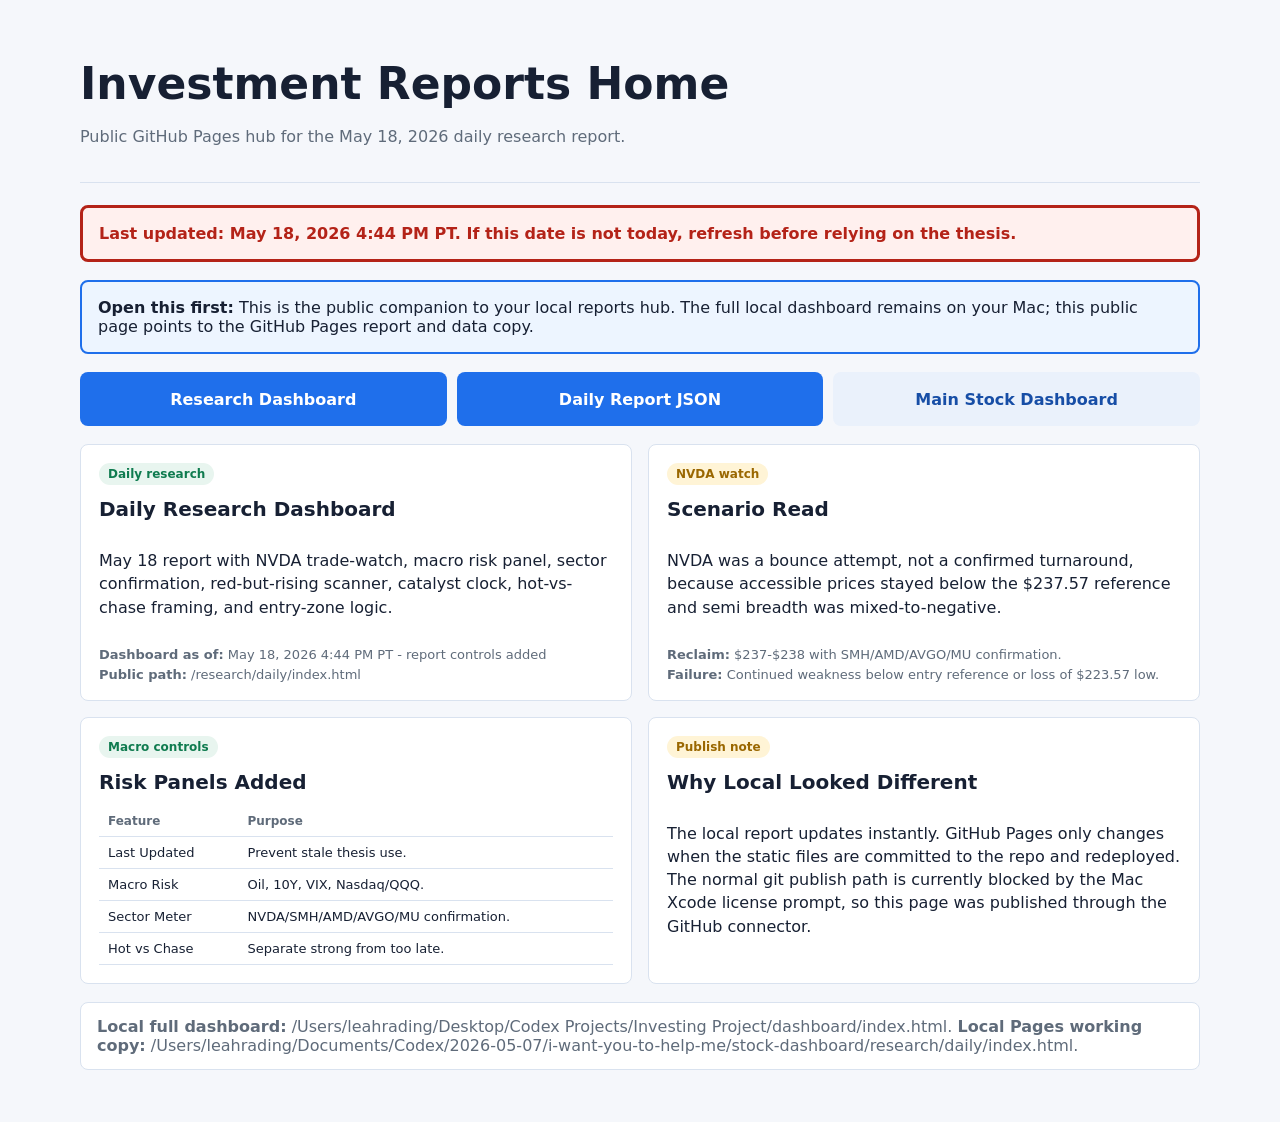
<file: research/daily/reports.html>
<!doctype html>
<html lang="en">
<head>
  <meta charset="utf-8">
  <meta name="viewport" content="width=device-width, initial-scale=1">
  <title>Investment Reports Home - May 18, 2026</title>
  <style>
    :root { --ink:#172033; --muted:#5f6b7a; --line:#d9e2ef; --panel:#fff; --bg:#f5f7fb; --accent:#1f6feb; --risk:#b42318; --good:#0f7b4f; --warn:#9a6700; }
    * { box-sizing:border-box; }
    body { margin:0; font-family:Inter, ui-sans-serif, system-ui, -apple-system, BlinkMacSystemFont, "Segoe UI", sans-serif; background:var(--bg); color:var(--ink); }
    main { width:min(1120px, calc(100vw - 32px)); margin:0 auto; padding:32px 0 52px; }
    header { padding:26px 0 18px; border-bottom:1px solid var(--line); margin-bottom:22px; }
    h1 { margin:0 0 8px; font-size:clamp(28px, 4vw, 44px); letter-spacing:0; }
    h2 { margin:0; font-size:20px; }
    p { line-height:1.45; }
    a { color:var(--accent); font-weight:800; }
    .muted { color:var(--muted); }
    .banner { margin:0 0 18px; padding:16px; border:3px solid var(--risk); background:#fff0ee; color:var(--risk); border-radius:8px; font-weight:900; }
    .start-box { margin:0 0 18px; padding:16px; border:2px solid var(--accent); background:#edf5ff; border-radius:8px; }
    .hero-actions { display:grid; grid-template-columns:repeat(3, minmax(0,1fr)); gap:10px; margin:18px 0; }
    .hero-actions a { display:flex; align-items:center; justify-content:center; min-height:54px; border-radius:8px; background:var(--accent); color:#fff; text-decoration:none; font-weight:850; text-align:center; padding:0 14px; }
    .hero-actions a.secondary { background:#eaf1fb; color:#174ea6; }
    .grid { display:grid; grid-template-columns:repeat(2, minmax(0,1fr)); gap:16px; }
    .card { background:var(--panel); border:1px solid var(--line); border-radius:8px; padding:18px; min-height:190px; display:flex; flex-direction:column; gap:12px; }
    .status { display:inline-flex; width:fit-content; border-radius:999px; padding:4px 9px; background:#e8f5ef; color:var(--good); font-size:12px; font-weight:800; }
    .status.warn { background:#fff4d6; color:var(--warn); }
    .meta { display:grid; gap:5px; color:var(--muted); font-size:13px; }
    table { width:100%; border-collapse:collapse; font-size:13px; }
    th, td { padding:8px 9px; border-bottom:1px solid var(--line); text-align:left; vertical-align:top; }
    th { color:var(--muted); font-size:12px; }
    .note { margin-top:18px; border:1px solid var(--line); background:#fff; border-radius:8px; padding:14px 16px; color:var(--muted); }
    @media (max-width:760px) { .grid, .hero-actions { grid-template-columns:1fr; } }
  </style>
</head>
<body>
  <main>
    <header>
      <h1>Investment Reports Home</h1>
      <p class="muted">Public GitHub Pages hub for the May 18, 2026 daily research report.</p>
    </header>
    <section class="banner">Last updated: May 18, 2026 4:44 PM PT. If this date is not today, refresh before relying on the thesis.</section>
    <section class="start-box"><strong>Open this first:</strong> This is the public companion to your local reports hub. The full local dashboard remains on your Mac; this public page points to the GitHub Pages report and data copy.</section>
    <nav class="hero-actions" aria-label="Primary report links">
      <a href="index.html">Research Dashboard</a>
      <a href="data/latest.json">Daily Report JSON</a>
      <a class="secondary" href="https://hz5kvct2zv-code.github.io/stock-dashboard/">Main Stock Dashboard</a>
    </nav>
    <section class="grid">
      <article class="card"><span class="status">Daily research</span><h2>Daily Research Dashboard</h2><p>May 18 report with NVDA trade-watch, macro risk panel, sector confirmation, red-but-rising scanner, catalyst clock, hot-vs-chase framing, and entry-zone logic.</p><div class="meta"><div><strong>Dashboard as of:</strong> May 18, 2026 4:44 PM PT - report controls added</div><div><strong>Public path:</strong> /research/daily/index.html</div></div></article>
      <article class="card"><span class="status warn">NVDA watch</span><h2>Scenario Read</h2><p>NVDA was a bounce attempt, not a confirmed turnaround, because accessible prices stayed below the $237.57 reference and semi breadth was mixed-to-negative.</p><div class="meta"><div><strong>Reclaim:</strong> $237-$238 with SMH/AMD/AVGO/MU confirmation.</div><div><strong>Failure:</strong> Continued weakness below entry reference or loss of $223.57 low.</div></div></article>
      <article class="card"><span class="status">Macro controls</span><h2>Risk Panels Added</h2><table><thead><tr><th>Feature</th><th>Purpose</th></tr></thead><tbody><tr><td>Last Updated</td><td>Prevent stale thesis use.</td></tr><tr><td>Macro Risk</td><td>Oil, 10Y, VIX, Nasdaq/QQQ.</td></tr><tr><td>Sector Meter</td><td>NVDA/SMH/AMD/AVGO/MU confirmation.</td></tr><tr><td>Hot vs Chase</td><td>Separate strong from too late.</td></tr></tbody></table></article>
      <article class="card"><span class="status warn">Publish note</span><h2>Why Local Looked Different</h2><p>The local report updates instantly. GitHub Pages only changes when the static files are committed to the repo and redeployed. The normal git publish path is currently blocked by the Mac Xcode license prompt, so this page was published through the GitHub connector.</p></article>
    </section>
    <section class="note"><strong>Local full dashboard:</strong> /Users/leahrading/Desktop/Codex Projects/Investing Project/dashboard/index.html. <strong>Local Pages working copy:</strong> /Users/leahrading/Documents/Codex/2026-05-07/i-want-you-to-help-me/stock-dashboard/research/daily/index.html.</section>
  </main>
</body>
</html>
</file>
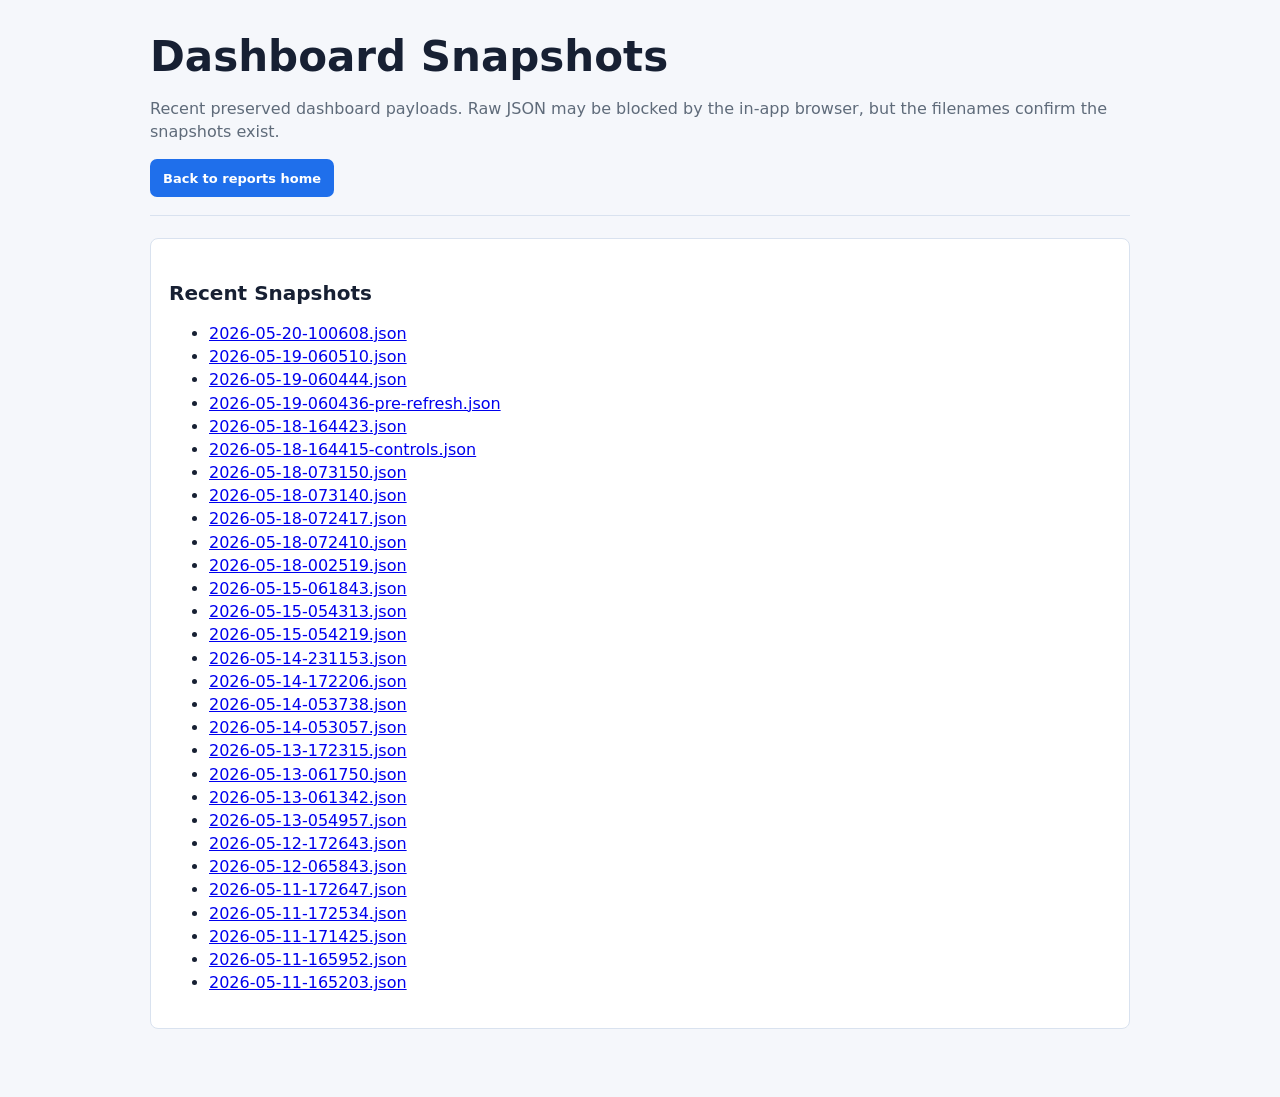
<file: research/daily/snapshots.html>
<!doctype html>
<html lang="en">
<head>
  <meta charset="utf-8">
  <meta name="viewport" content="width=device-width, initial-scale=1">
  <title>Dashboard Snapshots</title>
  
    <style>
      body { margin: 0; font-family: Inter, ui-sans-serif, system-ui, -apple-system, BlinkMacSystemFont, "Segoe UI", sans-serif; background: #f5f7fb; color: #172033; }
      main { width: min(980px, calc(100vw - 32px)); margin: 0 auto; padding: 32px 0 54px; }
      header { border-bottom: 1px solid #d9e2ef; margin-bottom: 22px; padding-bottom: 18px; }
      h1 { margin: 0 0 8px; font-size: clamp(28px, 4vw, 42px); letter-spacing: 0; }
      h2 { margin-top: 24px; font-size: 20px; }
      p, li { line-height: 1.45; }
      .muted { color: #5f6b7a; }
      .card { background: white; border: 1px solid #d9e2ef; border-radius: 8px; padding: 18px; margin: 14px 0; }
      .actions { display: flex; flex-wrap: wrap; gap: 8px; margin-top: 14px; }
      a.button { display: inline-flex; min-height: 38px; align-items: center; justify-content: center; padding: 0 13px; border-radius: 7px; background: #1f6feb; color: white; text-decoration: none; font-weight: 750; font-size: 13px; }
      a.button.secondary { background: #eaf1fb; color: #174ea6; }
      table { width: 100%; border-collapse: collapse; font-size: 13px; }
      th, td { padding: 8px 9px; border-bottom: 1px solid #d9e2ef; text-align: left; vertical-align: top; }
      th { color: #5f6b7a; font-size: 12px; }
      .table-wrap { overflow-x: auto; }
      .up { color: #0f9f5a; font-weight: 850; }
      code { background: #eef2f7; padding: 2px 5px; border-radius: 5px; }
      pre { white-space: pre-wrap; overflow-wrap: anywhere; background: #101828; color: #eef3f8; padding: 14px; border-radius: 8px; max-height: 440px; overflow: auto; }
    </style>
    
</head>
<body>
  <main>
    <header>
      <h1>Dashboard Snapshots</h1>
      <p class="muted">Recent preserved dashboard payloads. Raw JSON may be blocked by the in-app browser, but the filenames confirm the snapshots exist.</p>
      <div class="actions">
        <a class="button" href="file:///Users/leahrading/Desktop/Codex%20Projects/Investing%20Project/dashboard/reports.html">Back to reports home</a>
      </div>
    </header>
    <section class="card">
      <h2>Recent Snapshots</h2>
      <ul><li><a href="data/snapshots/2026-05-20-100608.json">2026-05-20-100608.json</a></li><li><a href="data/snapshots/2026-05-19-060510.json">2026-05-19-060510.json</a></li><li><a href="data/snapshots/2026-05-19-060444.json">2026-05-19-060444.json</a></li><li><a href="data/snapshots/2026-05-19-060436-pre-refresh.json">2026-05-19-060436-pre-refresh.json</a></li><li><a href="data/snapshots/2026-05-18-164423.json">2026-05-18-164423.json</a></li><li><a href="data/snapshots/2026-05-18-164415-controls.json">2026-05-18-164415-controls.json</a></li><li><a href="data/snapshots/2026-05-18-073150.json">2026-05-18-073150.json</a></li><li><a href="data/snapshots/2026-05-18-073140.json">2026-05-18-073140.json</a></li><li><a href="data/snapshots/2026-05-18-072417.json">2026-05-18-072417.json</a></li><li><a href="data/snapshots/2026-05-18-072410.json">2026-05-18-072410.json</a></li><li><a href="data/snapshots/2026-05-18-002519.json">2026-05-18-002519.json</a></li><li><a href="data/snapshots/2026-05-15-061843.json">2026-05-15-061843.json</a></li><li><a href="data/snapshots/2026-05-15-054313.json">2026-05-15-054313.json</a></li><li><a href="data/snapshots/2026-05-15-054219.json">2026-05-15-054219.json</a></li><li><a href="data/snapshots/2026-05-14-231153.json">2026-05-14-231153.json</a></li><li><a href="data/snapshots/2026-05-14-172206.json">2026-05-14-172206.json</a></li><li><a href="data/snapshots/2026-05-14-053738.json">2026-05-14-053738.json</a></li><li><a href="data/snapshots/2026-05-14-053057.json">2026-05-14-053057.json</a></li><li><a href="data/snapshots/2026-05-13-172315.json">2026-05-13-172315.json</a></li><li><a href="data/snapshots/2026-05-13-061750.json">2026-05-13-061750.json</a></li><li><a href="data/snapshots/2026-05-13-061342.json">2026-05-13-061342.json</a></li><li><a href="data/snapshots/2026-05-13-054957.json">2026-05-13-054957.json</a></li><li><a href="data/snapshots/2026-05-12-172643.json">2026-05-12-172643.json</a></li><li><a href="data/snapshots/2026-05-12-065843.json">2026-05-12-065843.json</a></li><li><a href="data/snapshots/2026-05-11-172647.json">2026-05-11-172647.json</a></li><li><a href="data/snapshots/2026-05-11-172534.json">2026-05-11-172534.json</a></li><li><a href="data/snapshots/2026-05-11-171425.json">2026-05-11-171425.json</a></li><li><a href="data/snapshots/2026-05-11-165952.json">2026-05-11-165952.json</a></li><li><a href="data/snapshots/2026-05-11-165203.json">2026-05-11-165203.json</a></li></ul>
    </section>
  </main>
</body>
</html>
</file>
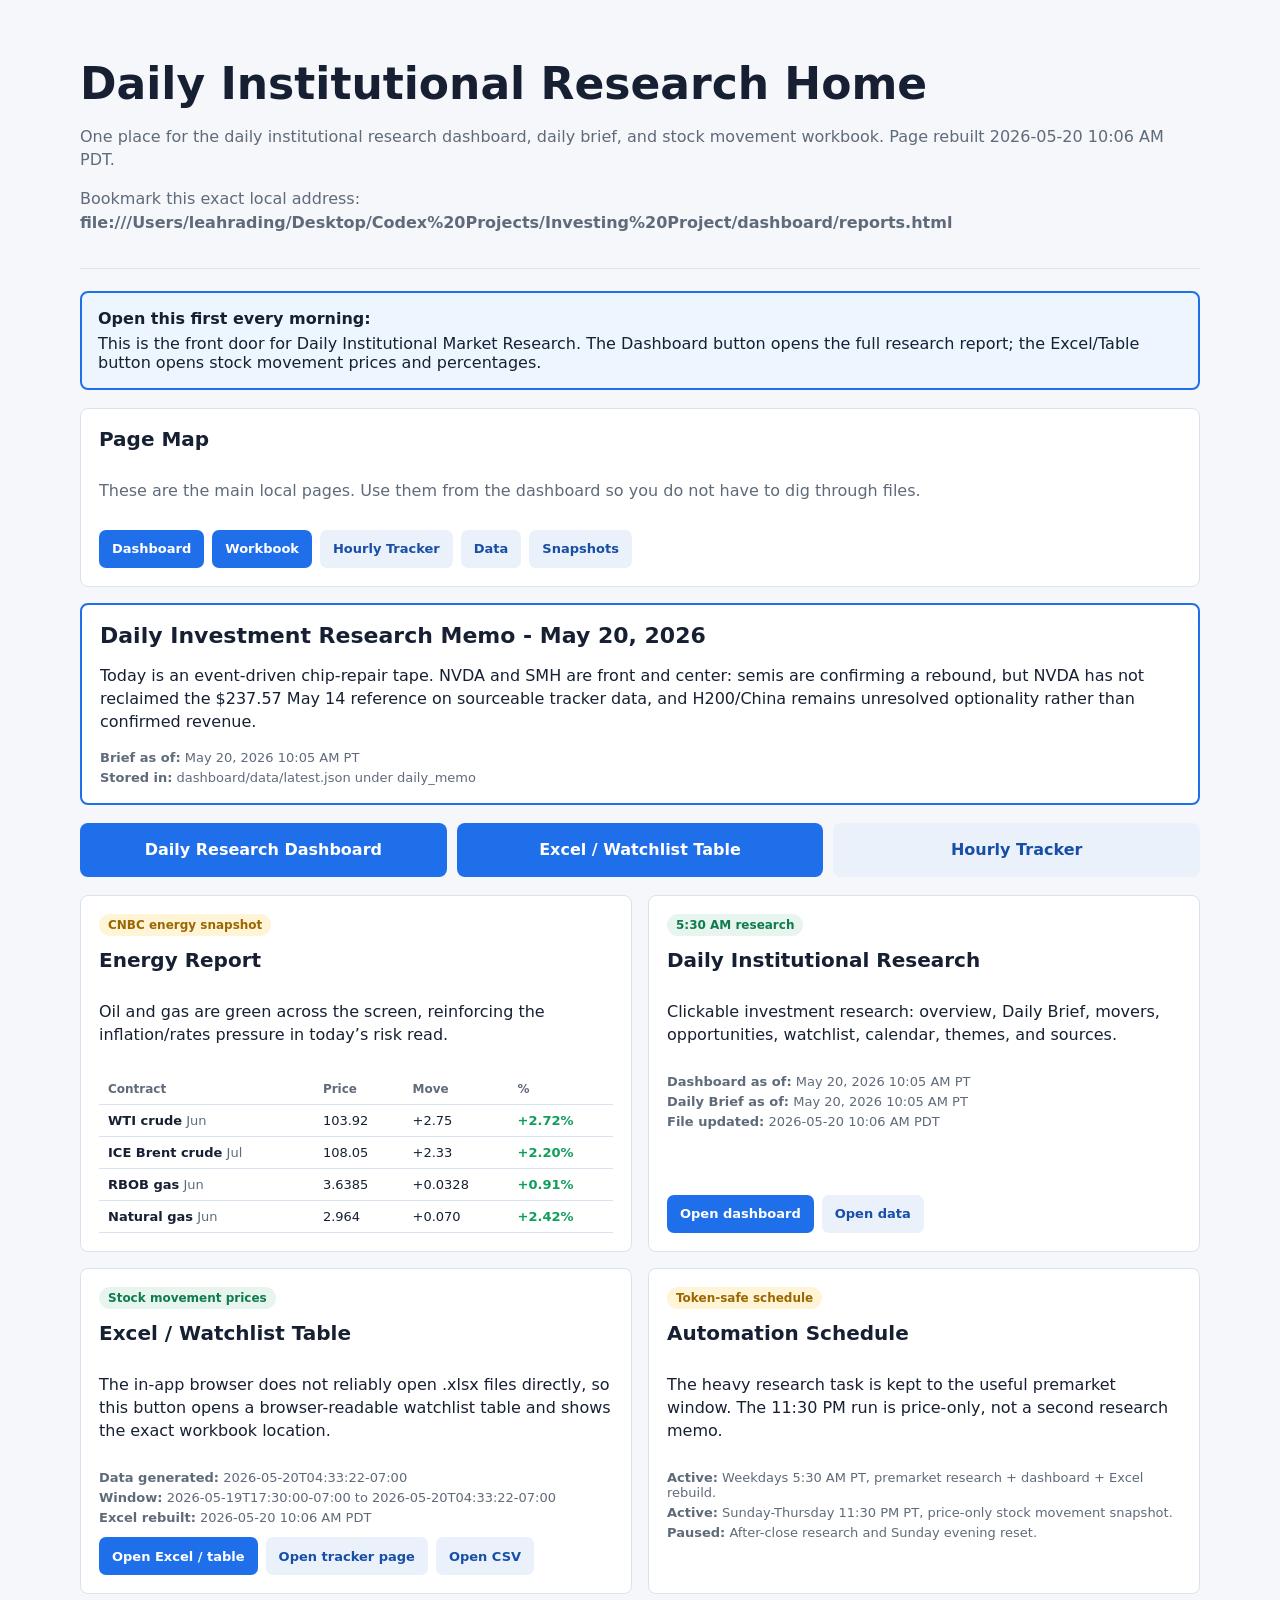
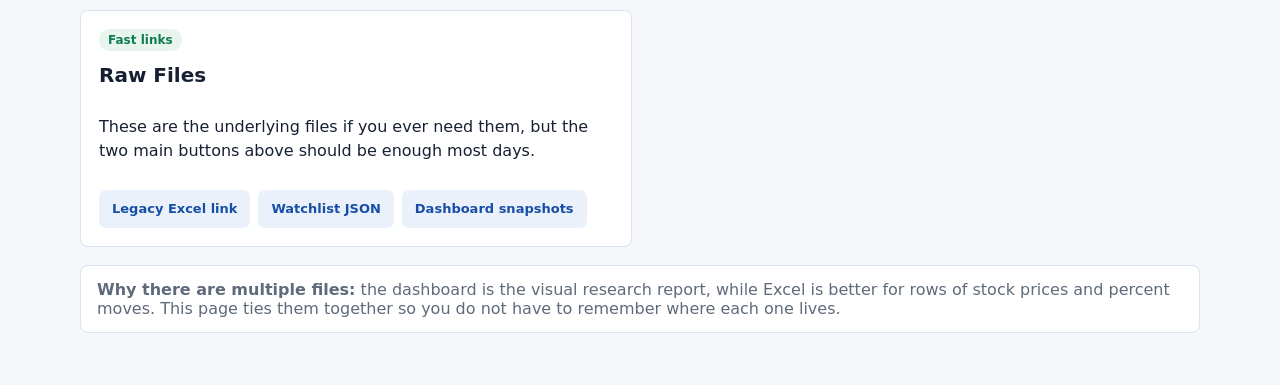
<file: research/daily/START_HERE.html>
<!doctype html>
<html lang="en">
<head>
  <meta charset="utf-8">
  <meta name="viewport" content="width=device-width, initial-scale=1">
  <title>Daily Institutional Research Home</title>
  <style>
    :root {
      --ink: #172033;
      --muted: #5f6b7a;
      --line: #d9e2ef;
      --panel: #ffffff;
      --bg: #f5f7fb;
      --accent: #1f6feb;
      --accent-dark: #174ea6;
      --good: #0f7b4f;
      --warn: #9a6700;
      --up: #0f9f5a;
    }
    * { box-sizing: border-box; }
    body {
      margin: 0;
      font-family: Inter, ui-sans-serif, system-ui, -apple-system, BlinkMacSystemFont, "Segoe UI", sans-serif;
      background: var(--bg);
      color: var(--ink);
    }
    main {
      width: min(1120px, calc(100vw - 32px));
      margin: 0 auto;
      padding: 32px 0 52px;
    }
    header {
      padding: 26px 0 18px;
      border-bottom: 1px solid var(--line);
      margin-bottom: 22px;
    }
    .start-box {
      margin: 0 0 18px;
      padding: 16px;
      border: 2px solid var(--accent);
      background: #edf5ff;
      border-radius: 8px;
    }
    .start-box strong { display: block; margin-bottom: 6px; }
    h1 { margin: 0 0 8px; font-size: clamp(28px, 4vw, 44px); letter-spacing: 0; }
    p { line-height: 1.45; }
    .muted { color: var(--muted); }
    .grid { display: grid; grid-template-columns: repeat(2, minmax(0, 1fr)); gap: 16px; }
    .hero-actions {
      display: grid;
      grid-template-columns: repeat(3, minmax(0, 1fr));
      gap: 10px;
      margin: 18px 0;
    }
    .hero-actions a {
      display: flex;
      align-items: center;
      justify-content: center;
      min-height: 54px;
      border-radius: 8px;
      background: var(--accent);
      color: #fff;
      text-decoration: none;
      font-weight: 850;
      text-align: center;
      padding: 0 14px;
    }
    .hero-actions a.secondary { background: #eaf1fb; color: var(--accent-dark); }
    .card {
      background: var(--panel);
      border: 1px solid var(--line);
      border-radius: 8px;
      padding: 18px;
      min-height: 220px;
      display: flex;
      flex-direction: column;
      gap: 12px;
    }
    .brief-card {
      background: var(--panel);
      border: 2px solid var(--accent);
      border-radius: 8px;
      padding: 18px;
      margin: 16px 0;
    }
    .brief-card h2 { margin: 0 0 8px; font-size: 22px; }
    h2 { margin: 0; font-size: 20px; }
    table { width: 100%; border-collapse: collapse; font-size: 13px; }
    th, td { padding: 8px 9px; border-bottom: 1px solid var(--line); text-align: left; vertical-align: top; }
    th { color: var(--muted); font-size: 12px; }
    .table-wrap { overflow-x: auto; }
    .up { color: var(--up); font-weight: 850; }
    .meta { display: grid; gap: 5px; color: var(--muted); font-size: 13px; }
    .actions { display: flex; flex-wrap: wrap; gap: 8px; margin-top: auto; }
    a.button {
      display: inline-flex;
      align-items: center;
      justify-content: center;
      min-height: 38px;
      padding: 0 13px;
      border-radius: 7px;
      background: var(--accent);
      color: white;
      text-decoration: none;
      font-weight: 750;
      font-size: 13px;
    }
    a.button.secondary { background: #eaf1fb; color: var(--accent-dark); }
    .status {
      display: inline-flex;
      width: fit-content;
      border-radius: 999px;
      padding: 4px 9px;
      background: #e8f5ef;
      color: var(--good);
      font-size: 12px;
      font-weight: 800;
    }
    .status.warn { background: #fff4d6; color: var(--warn); }
    .note {
      margin-top: 18px;
      border: 1px solid var(--line);
      background: #fff;
      border-radius: 8px;
      padding: 14px 16px;
      color: var(--muted);
    }
    @media (max-width: 760px) { .grid, .hero-actions { grid-template-columns: 1fr; } }
  </style>
</head>
<body>
  <main>
    <header>
      <h1>Daily Institutional Research Home</h1>
      <p class="muted">One place for the daily institutional research dashboard, daily brief, and stock movement workbook. Page rebuilt 2026-05-20 10:06 AM PDT.</p>
      <p class="muted">Bookmark this exact local address: <strong>file:///Users/leahrading/Desktop/Codex%20Projects/Investing%20Project/dashboard/reports.html</strong></p>
    </header>
    <section class="start-box">
      <strong>Open this first every morning:</strong>
      This is the front door for Daily Institutional Market Research. The Dashboard button opens the full research report; the Excel/Table button opens stock movement prices and percentages.
    </section>
    <section class="card" style="min-height:auto;">
      <h2>Page Map</h2>
      <p class="muted">These are the main local pages. Use them from the dashboard so you do not have to dig through files.</p>
      <div class="actions">
        <a class="button" href="file:///Users/leahrading/Desktop/Codex%20Projects/Investing%20Project/dashboard/index.html">Dashboard</a>
        <a class="button" href="file:///Users/leahrading/Desktop/Codex%20Projects/Investing%20Project/dashboard/workbook.html">Workbook</a>
        <a class="button secondary" href="file:///Users/leahrading/Desktop/Codex%20Projects/Investing%20Project/dashboard/overnight.html">Hourly Tracker</a>
        <a class="button secondary" href="file:///Users/leahrading/Desktop/Codex%20Projects/Investing%20Project/dashboard/data.html">Data</a>
        <a class="button secondary" href="file:///Users/leahrading/Desktop/Codex%20Projects/Investing%20Project/dashboard/snapshots.html">Snapshots</a>
      </div>
    </section>
    <section class="brief-card">
      <h2>Daily Investment Research Memo - May 20, 2026</h2>
      <p>Today is an event-driven chip-repair tape. NVDA and SMH are front and center: semis are confirming a rebound, but NVDA has not reclaimed the $237.57 May 14 reference on sourceable tracker data, and H200/China remains unresolved optionality rather than confirmed revenue.</p>
      <div class="meta">
        <div><strong>Brief as of:</strong> May 20, 2026 10:05 AM PT</div>
        <div><strong>Stored in:</strong> dashboard/data/latest.json under daily_memo</div>
      </div>
    </section>
    <nav class="hero-actions" aria-label="Primary report links">
      <a href="file:///Users/leahrading/Desktop/Codex%20Projects/Investing%20Project/dashboard/index.html">Daily Research Dashboard</a>
      <a href="file:///Users/leahrading/Desktop/Codex%20Projects/Investing%20Project/dashboard/workbook.html">Excel / Watchlist Table</a>
      <a class="secondary" href="file:///Users/leahrading/Desktop/Codex%20Projects/Investing%20Project/dashboard/overnight.html">Hourly Tracker</a>
    </nav>
    <section class="grid">
      <article class="card">
        <span class="status warn">CNBC energy snapshot</span>
        <h2>Energy Report</h2>
        <p>Oil and gas are green across the screen, reinforcing the inflation/rates pressure in today’s risk read.</p>
        <div class="table-wrap"><table><thead><tr><th>Contract</th><th>Price</th><th>Move</th><th>%</th></tr></thead><tbody><tr><td><strong>WTI crude</strong> <span class="muted">Jun</span></td><td>103.92</td><td>+2.75</td><td class="up">+2.72%</td></tr><tr><td><strong>ICE Brent crude</strong> <span class="muted">Jul</span></td><td>108.05</td><td>+2.33</td><td class="up">+2.20%</td></tr><tr><td><strong>RBOB gas</strong> <span class="muted">Jun</span></td><td>3.6385</td><td>+0.0328</td><td class="up">+0.91%</td></tr><tr><td><strong>Natural gas</strong> <span class="muted">Jun</span></td><td>2.964</td><td>+0.070</td><td class="up">+2.42%</td></tr></tbody></table></div>
      </article>
      <article class="card">
        <span class="status">5:30 AM research</span>
        <h2>Daily Institutional Research</h2>
        <p>Clickable investment research: overview, Daily Brief, movers, opportunities, watchlist, calendar, themes, and sources.</p>
        <div class="meta">
          <div><strong>Dashboard as of:</strong> May 20, 2026 10:05 AM PT</div>
          <div><strong>Daily Brief as of:</strong> May 20, 2026 10:05 AM PT</div>
          <div><strong>File updated:</strong> 2026-05-20 10:06 AM PDT</div>
        </div>
        <div class="actions">
          <a class="button" href="file:///Users/leahrading/Desktop/Codex%20Projects/Investing%20Project/dashboard/index.html">Open dashboard</a>
          <a class="button secondary" href="file:///Users/leahrading/Desktop/Codex%20Projects/Investing%20Project/dashboard/data.html">Open data</a>
        </div>
      </article>
      <article class="card">
        <span class="status">Stock movement prices</span>
        <h2>Excel / Watchlist Table</h2>
        <p>The in-app browser does not reliably open .xlsx files directly, so this button opens a browser-readable watchlist table and shows the exact workbook location.</p>
        <div class="meta">
          <div><strong>Data generated:</strong> 2026-05-20T04:33:22-07:00</div>
          <div><strong>Window:</strong> 2026-05-19T17:30:00-07:00 to 2026-05-20T04:33:22-07:00</div>
          <div><strong>Excel rebuilt:</strong> 2026-05-20 10:06 AM PDT</div>
        </div>
        <div class="actions">
          <a class="button" href="file:///Users/leahrading/Desktop/Codex%20Projects/Investing%20Project/dashboard/workbook.html">Open Excel / table</a>
          <a class="button secondary" href="file:///Users/leahrading/Desktop/Codex%20Projects/Investing%20Project/dashboard/overnight.html">Open tracker page</a>
          <a class="button secondary" href="file:///Users/leahrading/Desktop/Codex%20Projects/Investing%20Project/dashboard/workbook.html#csv">Open CSV</a>
        </div>
      </article>
      <article class="card">
        <span class="status warn">Token-safe schedule</span>
        <h2>Automation Schedule</h2>
        <p>The heavy research task is kept to the useful premarket window. The 11:30 PM run is price-only, not a second research memo.</p>
        <div class="meta">
          <div><strong>Active:</strong> Weekdays 5:30 AM PT, premarket research + dashboard + Excel rebuild.</div>
          <div><strong>Active:</strong> Sunday-Thursday 11:30 PM PT, price-only stock movement snapshot.</div>
          <div><strong>Paused:</strong> After-close research and Sunday evening reset.</div>
        </div>
      </article>
      <article class="card">
        <span class="status">Fast links</span>
        <h2>Raw Files</h2>
        <p>These are the underlying files if you ever need them, but the two main buttons above should be enough most days.</p>
        <div class="actions">
          <a class="button secondary" href="file:///Users/leahrading/Desktop/Codex%20Projects/Investing%20Project/dashboard/workbook.html#legacy">Legacy Excel link</a>
          <a class="button secondary" href="file:///Users/leahrading/Desktop/Codex%20Projects/Investing%20Project/dashboard/data.html#watchlist-json">Watchlist JSON</a>
          <a class="button secondary" href="file:///Users/leahrading/Desktop/Codex%20Projects/Investing%20Project/dashboard/snapshots.html">Dashboard snapshots</a>
        </div>
      </article>
    </section>
    <section class="note">
      <strong>Why there are multiple files:</strong> the dashboard is the visual research report, while Excel is better for rows of stock prices and percent moves. This page ties them together so you do not have to remember where each one lives.
    </section>
  </main>
</body>
</html>
</file>
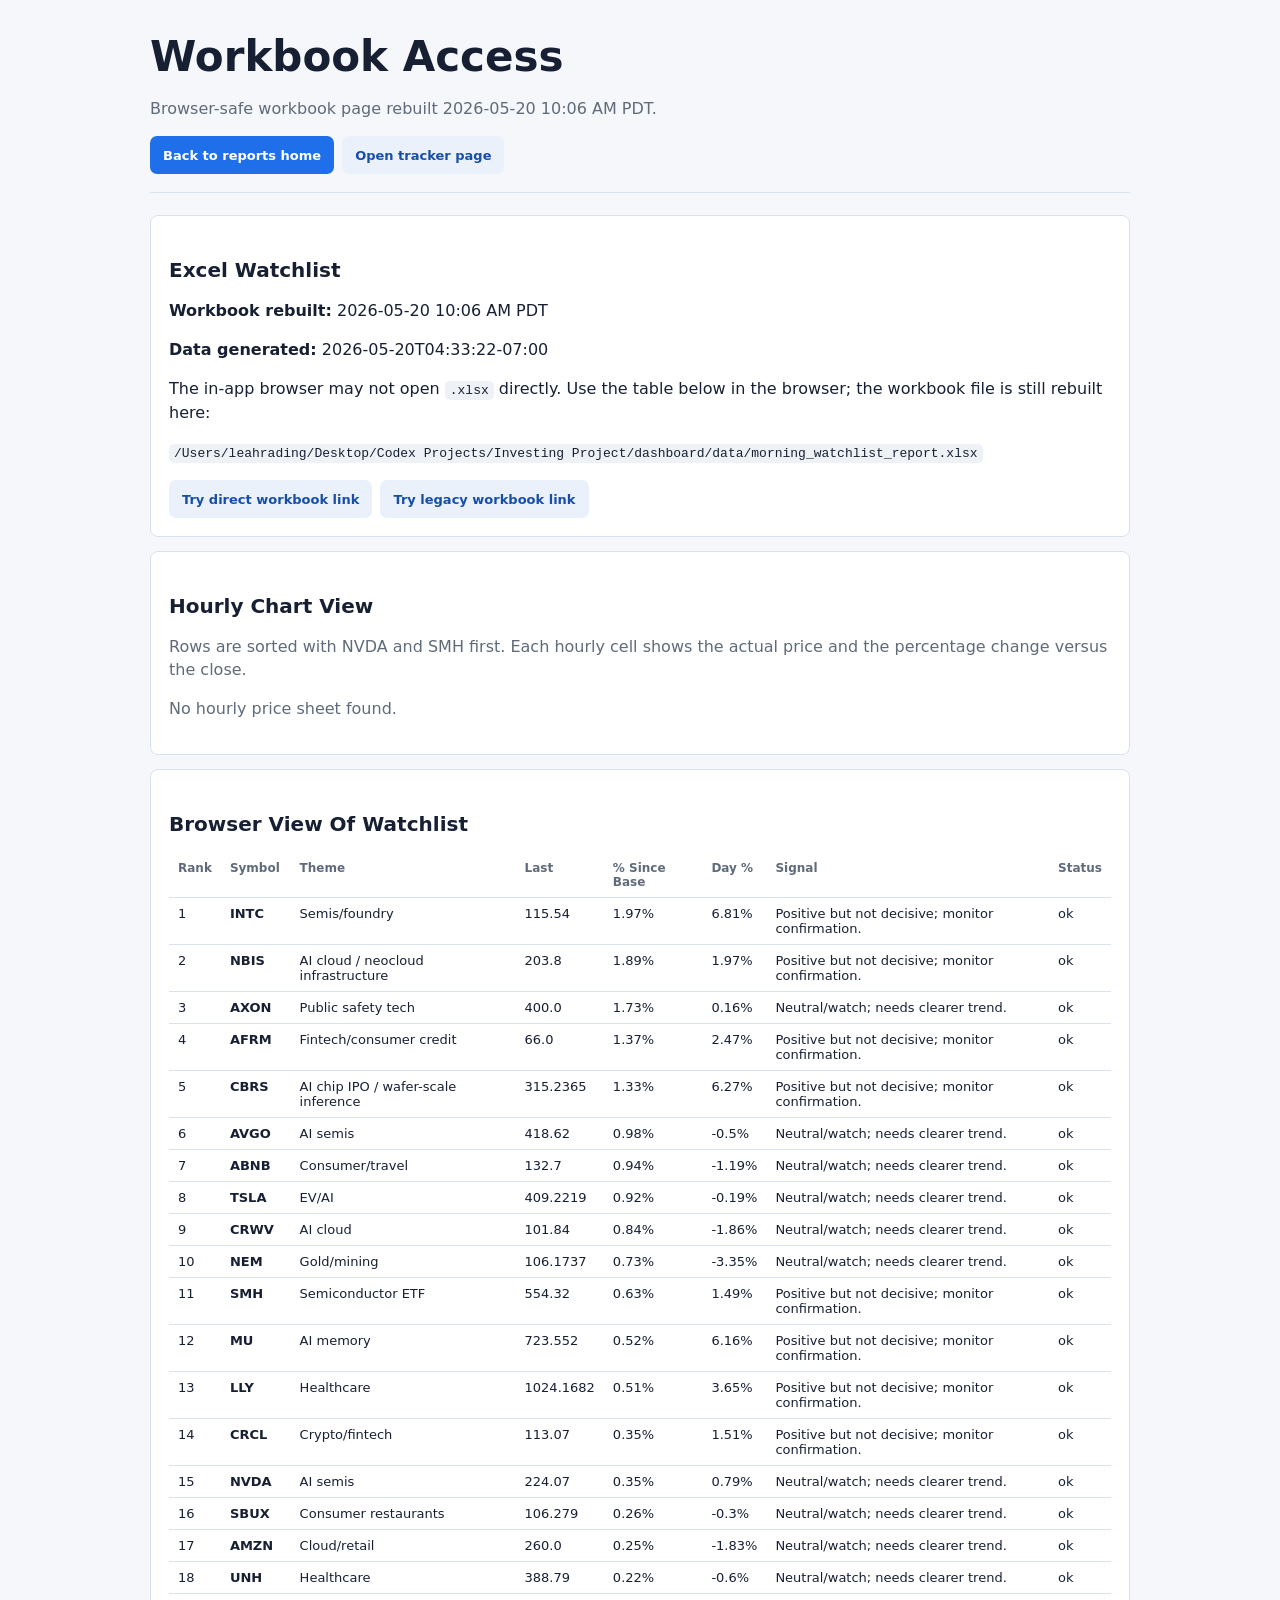
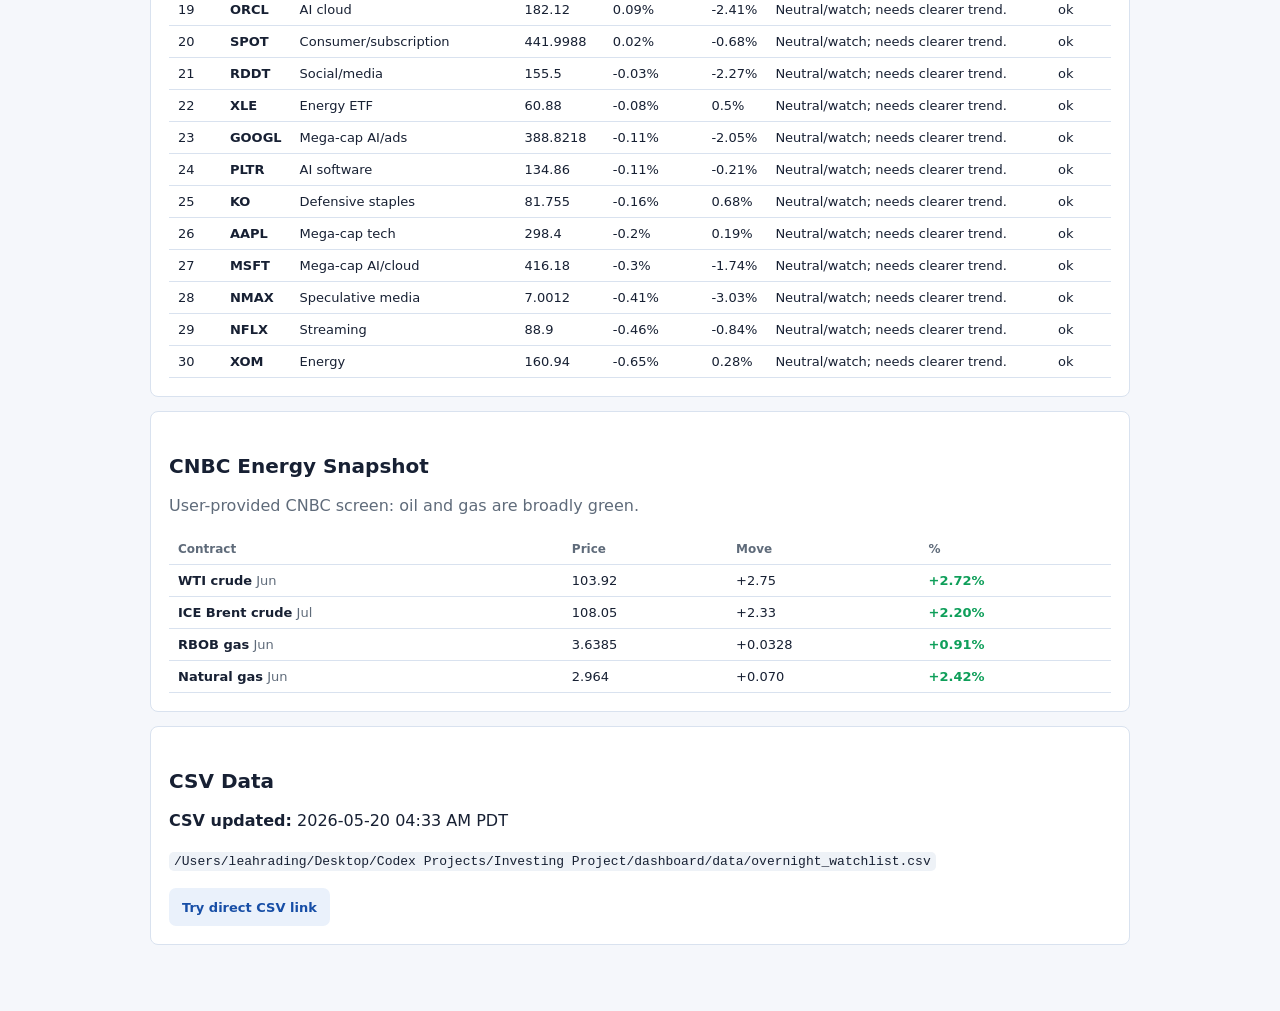
<file: research/daily/workbook.html>
<!doctype html>
<html lang="en">
<head>
  <meta charset="utf-8">
  <meta name="viewport" content="width=device-width, initial-scale=1">
  <title>Workbook Access</title>
  
    <style>
      body { margin: 0; font-family: Inter, ui-sans-serif, system-ui, -apple-system, BlinkMacSystemFont, "Segoe UI", sans-serif; background: #f5f7fb; color: #172033; }
      main { width: min(980px, calc(100vw - 32px)); margin: 0 auto; padding: 32px 0 54px; }
      header { border-bottom: 1px solid #d9e2ef; margin-bottom: 22px; padding-bottom: 18px; }
      h1 { margin: 0 0 8px; font-size: clamp(28px, 4vw, 42px); letter-spacing: 0; }
      h2 { margin-top: 24px; font-size: 20px; }
      p, li { line-height: 1.45; }
      .muted { color: #5f6b7a; }
      .card { background: white; border: 1px solid #d9e2ef; border-radius: 8px; padding: 18px; margin: 14px 0; }
      .actions { display: flex; flex-wrap: wrap; gap: 8px; margin-top: 14px; }
      a.button { display: inline-flex; min-height: 38px; align-items: center; justify-content: center; padding: 0 13px; border-radius: 7px; background: #1f6feb; color: white; text-decoration: none; font-weight: 750; font-size: 13px; }
      a.button.secondary { background: #eaf1fb; color: #174ea6; }
      table { width: 100%; border-collapse: collapse; font-size: 13px; }
      th, td { padding: 8px 9px; border-bottom: 1px solid #d9e2ef; text-align: left; vertical-align: top; }
      th { color: #5f6b7a; font-size: 12px; }
      .table-wrap { overflow-x: auto; }
      .up { color: #0f9f5a; font-weight: 850; }
      code { background: #eef2f7; padding: 2px 5px; border-radius: 5px; }
      pre { white-space: pre-wrap; overflow-wrap: anywhere; background: #101828; color: #eef3f8; padding: 14px; border-radius: 8px; max-height: 440px; overflow: auto; }
    </style>
    
</head>
<body>
  <main>
    <header>
      <h1>Workbook Access</h1>
      <p class="muted">Browser-safe workbook page rebuilt 2026-05-20 10:06 AM PDT.</p>
      <div class="actions">
        <a class="button" href="file:///Users/leahrading/Desktop/Codex%20Projects/Investing%20Project/dashboard/reports.html">Back to reports home</a>
        <a class="button secondary" href="file:///Users/leahrading/Desktop/Codex%20Projects/Investing%20Project/dashboard/overnight.html">Open tracker page</a>
      </div>
    </header>
    <section class="card">
      <h2>Excel Watchlist</h2>
      <p><strong>Workbook rebuilt:</strong> 2026-05-20 10:06 AM PDT</p>
      <p><strong>Data generated:</strong> 2026-05-20T04:33:22-07:00</p>
      <p>The in-app browser may not open <code>.xlsx</code> directly. Use the table below in the browser; the workbook file is still rebuilt here:</p>
      <p><code>/Users/leahrading/Desktop/Codex Projects/Investing Project/dashboard/data/morning_watchlist_report.xlsx</code></p>
      <div class="actions">
        <a class="button secondary" href="data/morning_watchlist_report.xlsx">Try direct workbook link</a>
        <a class="button secondary" href="data/overnight_watchlist.xlsx" id="legacy">Try legacy workbook link</a>
      </div>
    </section>
    <section class="card">
      <h2>Hourly Chart View</h2>
      <p class="muted">Rows are sorted with NVDA and SMH first. Each hourly cell shows the actual price and the percentage change versus the close.</p>
      <p class="muted">No hourly price sheet found.</p>
    </section>
    <section class="card">
      <h2>Browser View Of Watchlist</h2>
      <div class="table-wrap"><table><thead><tr><th>Rank</th><th>Symbol</th><th>Theme</th><th>Last</th><th>% Since Base</th><th>Day %</th><th>Signal</th><th>Status</th></tr></thead><tbody><tr><td>1</td><td><strong>INTC</strong></td><td>Semis/foundry</td><td>115.54</td><td>1.97%</td><td>6.81%</td><td>Positive but not decisive; monitor confirmation.</td><td>ok</td></tr><tr><td>2</td><td><strong>NBIS</strong></td><td>AI cloud / neocloud infrastructure</td><td>203.8</td><td>1.89%</td><td>1.97%</td><td>Positive but not decisive; monitor confirmation.</td><td>ok</td></tr><tr><td>3</td><td><strong>AXON</strong></td><td>Public safety tech</td><td>400.0</td><td>1.73%</td><td>0.16%</td><td>Neutral/watch; needs clearer trend.</td><td>ok</td></tr><tr><td>4</td><td><strong>AFRM</strong></td><td>Fintech/consumer credit</td><td>66.0</td><td>1.37%</td><td>2.47%</td><td>Positive but not decisive; monitor confirmation.</td><td>ok</td></tr><tr><td>5</td><td><strong>CBRS</strong></td><td>AI chip IPO / wafer-scale inference</td><td>315.2365</td><td>1.33%</td><td>6.27%</td><td>Positive but not decisive; monitor confirmation.</td><td>ok</td></tr><tr><td>6</td><td><strong>AVGO</strong></td><td>AI semis</td><td>418.62</td><td>0.98%</td><td>-0.5%</td><td>Neutral/watch; needs clearer trend.</td><td>ok</td></tr><tr><td>7</td><td><strong>ABNB</strong></td><td>Consumer/travel</td><td>132.7</td><td>0.94%</td><td>-1.19%</td><td>Neutral/watch; needs clearer trend.</td><td>ok</td></tr><tr><td>8</td><td><strong>TSLA</strong></td><td>EV/AI</td><td>409.2219</td><td>0.92%</td><td>-0.19%</td><td>Neutral/watch; needs clearer trend.</td><td>ok</td></tr><tr><td>9</td><td><strong>CRWV</strong></td><td>AI cloud</td><td>101.84</td><td>0.84%</td><td>-1.86%</td><td>Neutral/watch; needs clearer trend.</td><td>ok</td></tr><tr><td>10</td><td><strong>NEM</strong></td><td>Gold/mining</td><td>106.1737</td><td>0.73%</td><td>-3.35%</td><td>Neutral/watch; needs clearer trend.</td><td>ok</td></tr><tr><td>11</td><td><strong>SMH</strong></td><td>Semiconductor ETF</td><td>554.32</td><td>0.63%</td><td>1.49%</td><td>Positive but not decisive; monitor confirmation.</td><td>ok</td></tr><tr><td>12</td><td><strong>MU</strong></td><td>AI memory</td><td>723.552</td><td>0.52%</td><td>6.16%</td><td>Positive but not decisive; monitor confirmation.</td><td>ok</td></tr><tr><td>13</td><td><strong>LLY</strong></td><td>Healthcare</td><td>1024.1682</td><td>0.51%</td><td>3.65%</td><td>Positive but not decisive; monitor confirmation.</td><td>ok</td></tr><tr><td>14</td><td><strong>CRCL</strong></td><td>Crypto/fintech</td><td>113.07</td><td>0.35%</td><td>1.51%</td><td>Positive but not decisive; monitor confirmation.</td><td>ok</td></tr><tr><td>15</td><td><strong>NVDA</strong></td><td>AI semis</td><td>224.07</td><td>0.35%</td><td>0.79%</td><td>Neutral/watch; needs clearer trend.</td><td>ok</td></tr><tr><td>16</td><td><strong>SBUX</strong></td><td>Consumer restaurants</td><td>106.279</td><td>0.26%</td><td>-0.3%</td><td>Neutral/watch; needs clearer trend.</td><td>ok</td></tr><tr><td>17</td><td><strong>AMZN</strong></td><td>Cloud/retail</td><td>260.0</td><td>0.25%</td><td>-1.83%</td><td>Neutral/watch; needs clearer trend.</td><td>ok</td></tr><tr><td>18</td><td><strong>UNH</strong></td><td>Healthcare</td><td>388.79</td><td>0.22%</td><td>-0.6%</td><td>Neutral/watch; needs clearer trend.</td><td>ok</td></tr><tr><td>19</td><td><strong>ORCL</strong></td><td>AI cloud</td><td>182.12</td><td>0.09%</td><td>-2.41%</td><td>Neutral/watch; needs clearer trend.</td><td>ok</td></tr><tr><td>20</td><td><strong>SPOT</strong></td><td>Consumer/subscription</td><td>441.9988</td><td>0.02%</td><td>-0.68%</td><td>Neutral/watch; needs clearer trend.</td><td>ok</td></tr><tr><td>21</td><td><strong>RDDT</strong></td><td>Social/media</td><td>155.5</td><td>-0.03%</td><td>-2.27%</td><td>Neutral/watch; needs clearer trend.</td><td>ok</td></tr><tr><td>22</td><td><strong>XLE</strong></td><td>Energy ETF</td><td>60.88</td><td>-0.08%</td><td>0.5%</td><td>Neutral/watch; needs clearer trend.</td><td>ok</td></tr><tr><td>23</td><td><strong>GOOGL</strong></td><td>Mega-cap AI/ads</td><td>388.8218</td><td>-0.11%</td><td>-2.05%</td><td>Neutral/watch; needs clearer trend.</td><td>ok</td></tr><tr><td>24</td><td><strong>PLTR</strong></td><td>AI software</td><td>134.86</td><td>-0.11%</td><td>-0.21%</td><td>Neutral/watch; needs clearer trend.</td><td>ok</td></tr><tr><td>25</td><td><strong>KO</strong></td><td>Defensive staples</td><td>81.755</td><td>-0.16%</td><td>0.68%</td><td>Neutral/watch; needs clearer trend.</td><td>ok</td></tr><tr><td>26</td><td><strong>AAPL</strong></td><td>Mega-cap tech</td><td>298.4</td><td>-0.2%</td><td>0.19%</td><td>Neutral/watch; needs clearer trend.</td><td>ok</td></tr><tr><td>27</td><td><strong>MSFT</strong></td><td>Mega-cap AI/cloud</td><td>416.18</td><td>-0.3%</td><td>-1.74%</td><td>Neutral/watch; needs clearer trend.</td><td>ok</td></tr><tr><td>28</td><td><strong>NMAX</strong></td><td>Speculative media</td><td>7.0012</td><td>-0.41%</td><td>-3.03%</td><td>Neutral/watch; needs clearer trend.</td><td>ok</td></tr><tr><td>29</td><td><strong>NFLX</strong></td><td>Streaming</td><td>88.9</td><td>-0.46%</td><td>-0.84%</td><td>Neutral/watch; needs clearer trend.</td><td>ok</td></tr><tr><td>30</td><td><strong>XOM</strong></td><td>Energy</td><td>160.94</td><td>-0.65%</td><td>0.28%</td><td>Neutral/watch; needs clearer trend.</td><td>ok</td></tr></tbody></table></div>
    </section>
    <section class="card">
      <h2>CNBC Energy Snapshot</h2>
      <p class="muted">User-provided CNBC screen: oil and gas are broadly green.</p>
      <div class="table-wrap"><table><thead><tr><th>Contract</th><th>Price</th><th>Move</th><th>%</th></tr></thead><tbody><tr><td><strong>WTI crude</strong> <span class="muted">Jun</span></td><td>103.92</td><td>+2.75</td><td class="up">+2.72%</td></tr><tr><td><strong>ICE Brent crude</strong> <span class="muted">Jul</span></td><td>108.05</td><td>+2.33</td><td class="up">+2.20%</td></tr><tr><td><strong>RBOB gas</strong> <span class="muted">Jun</span></td><td>3.6385</td><td>+0.0328</td><td class="up">+0.91%</td></tr><tr><td><strong>Natural gas</strong> <span class="muted">Jun</span></td><td>2.964</td><td>+0.070</td><td class="up">+2.42%</td></tr></tbody></table></div>
    </section>
    <section class="card" id="csv">
      <h2>CSV Data</h2>
      <p><strong>CSV updated:</strong> 2026-05-20 04:33 AM PDT</p>
      <p><code>/Users/leahrading/Desktop/Codex Projects/Investing Project/dashboard/data/overnight_watchlist.csv</code></p>
      <div class="actions">
        <a class="button secondary" href="data/overnight_watchlist.csv">Try direct CSV link</a>
      </div>
    </section>
  </main>
</body>
</html>
</file>
